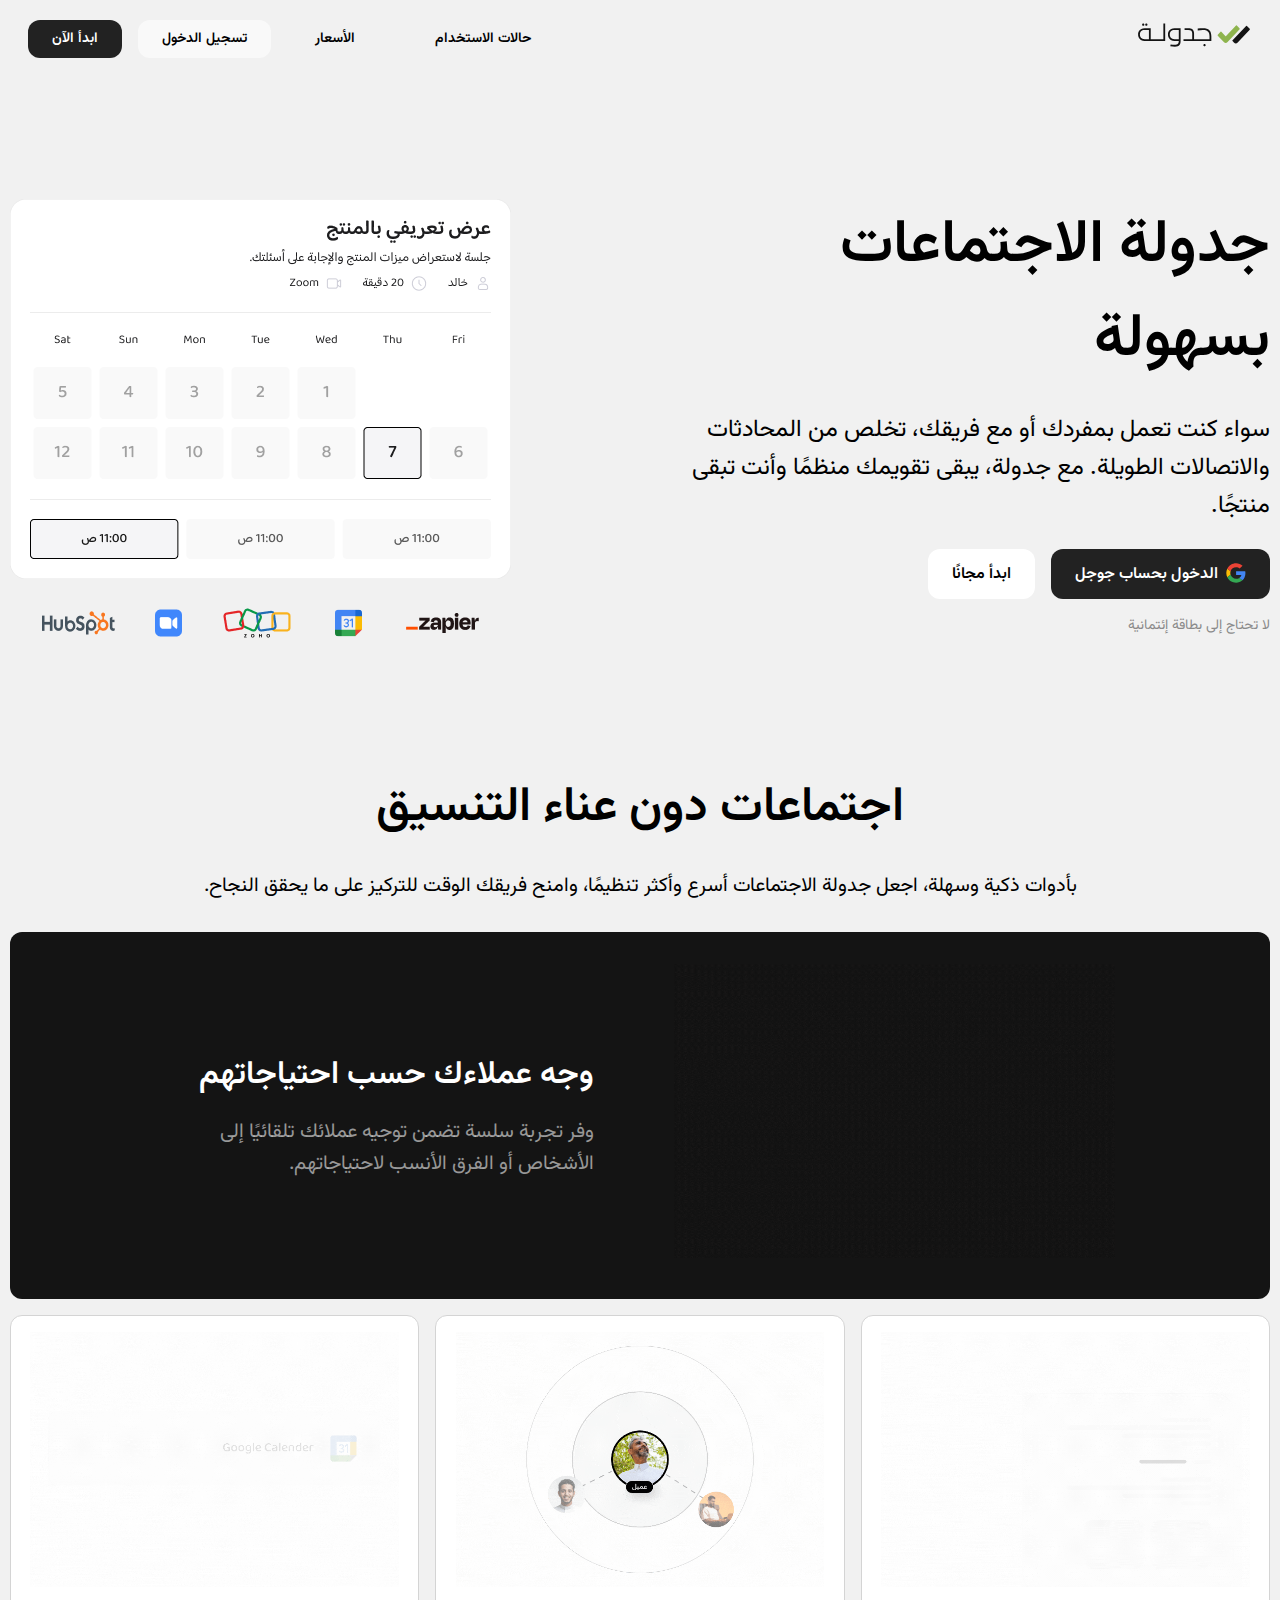
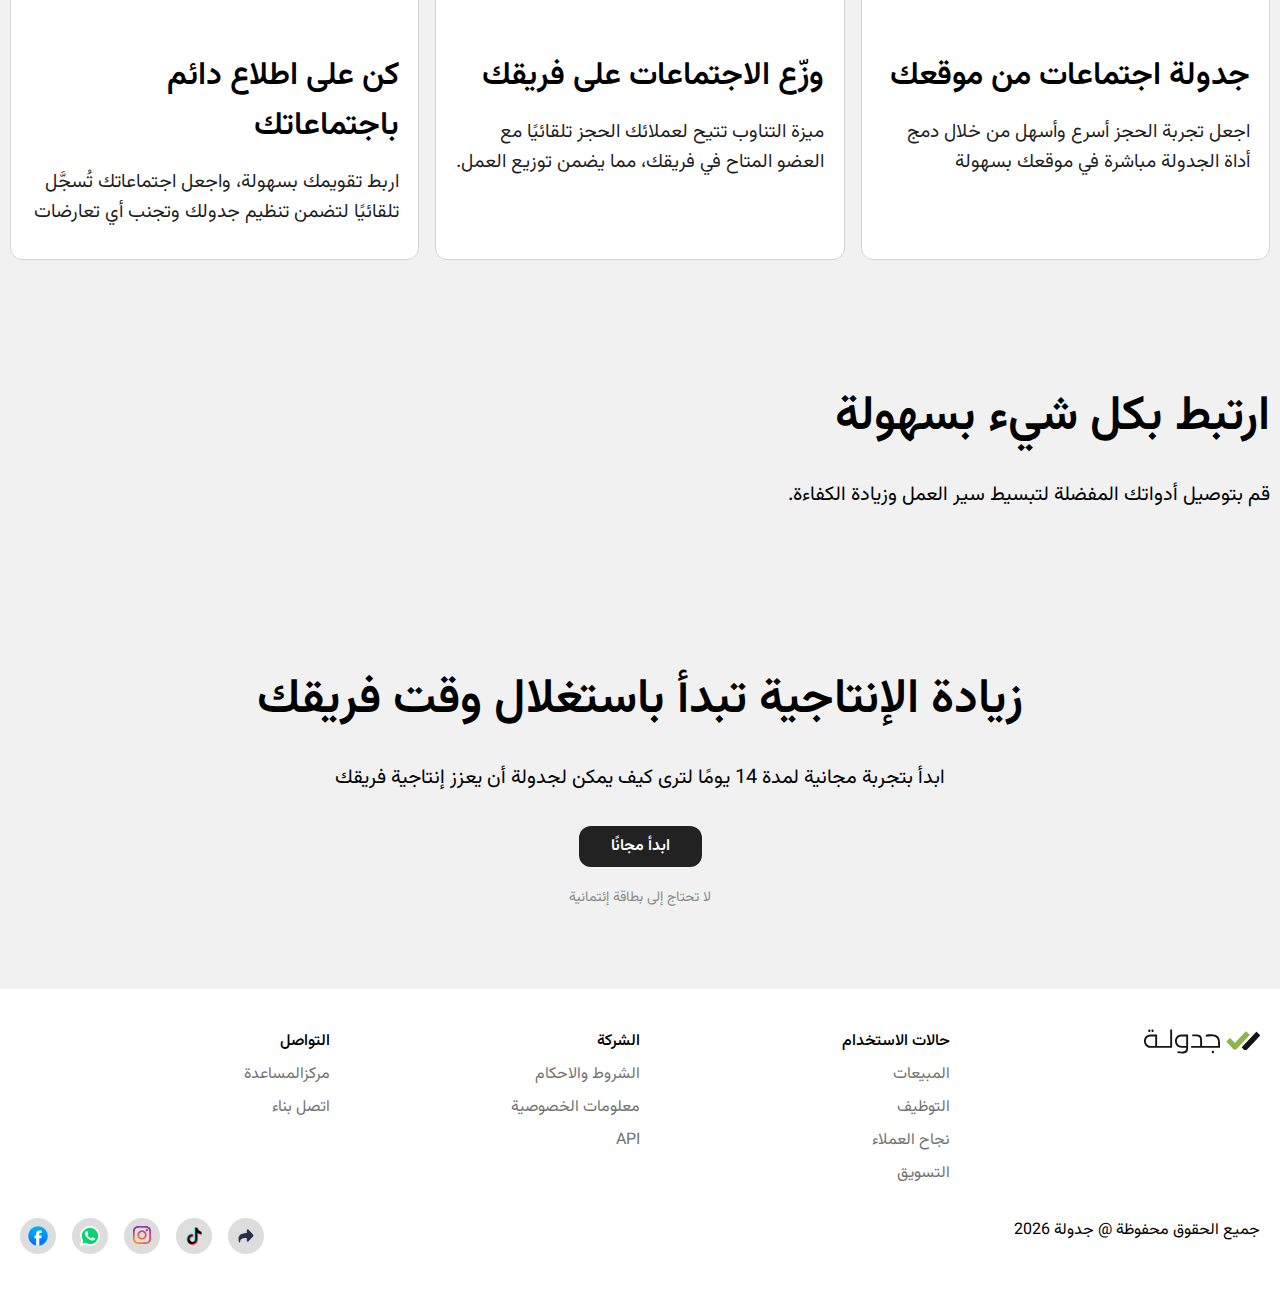
<file: index.html>
<!DOCTYPE html>
<html
	lang="ar"
	dir="rtl">
	<head>
		<meta charset="UTF-8" />
		<meta
			name="viewport"
			content="width=device-width, initial-scale=1.0" />
		<title>برنامج جدولة المواعيد عبر الإنترنت مجانًا | جدولة</title>
		<meta
			name="description"
			content="سواء كنت تعمل بمفردك أو مع فريقك، تخلص من المحادثات والاتصالات الطويلة. مع جدولة، يبقى تقويمك منظمًا وأنت تبقى منتجًا." />
		<meta
			name="viewport"
			content="width=device-width, initial-scale=1.0" />
		<meta
			name="robots"
			content="index, follow" />
		<meta
			property="og:type"
			content="website" />
		<meta
			property="og:title"
			content="جدولة" />
		<meta
			property="og:description"
			content="سواء كنت تعمل بمفردك أو مع فريقك، تخلص من المحادثات والاتصالات الطويلة" />
		<meta
			property="og:image"
			content="" />
		<meta
			property="og:url"
			content="https://example.com/page-url" />
		<meta
			name="twitter:card"
			content="" />
		<meta
			name="twitter:title"
			content="جدولة" />
		<meta
			name="twitter:description"
			content="سواء كنت تعمل بمفردك أو مع فريقك، تخلص من المحادثات والاتصالات الطويلة" />
		<meta
			name="twitter:image"
			content="" />

		<link
			rel="canonical"
			href="https://example.com/page-url" />
		<link
			rel="stylesheet"
			href="https://cdn.jsdelivr.net/npm/swiper@11/swiper-bundle.min.css" />
		<link
			rel="stylesheet"
			href="style.css" />
	</head>

	<body>
		<!-- Start Navbar Section -->
		<nav>
			<div class="navbar container">
				<div>
					<a href="./index.html">
						<svg
							xmlns="http://www.w3.org/2000/svg"
							width="116px"
							height="24.1"
							fill="none"
							viewBox="0 0 117 25">
							<path
								fill="#141414"
								d="m116.323 6.934-12.491 13.199a2.677 2.677 0 0 1-3.934 0l-1.62-1.71a.22.22 0 0 1 0-.297l14.32-15.13a.575.575 0 0 1 .844.002l2.881 3.045a.656.656 0 0 1 0 .891"></path>
							<path
								fill="#8EB44D"
								d="m105.846 6.513-12.494 13.2a2.676 2.676 0 0 1-3.934 0l-6.256-6.61a.65.65 0 0 1 0-.89l2.886-3.046a.574.574 0 0 1 .841 0l4.355 4.602c.078.08.204.08.282 0L102.12 2.576a.574.574 0 0 1 .842 0l2.884 3.045a.66.66 0 0 1 0 .892"></path>
							<path
								fill="#141414"
								d="M62.339 5.82v1.935c8.088-1.401 12.264-.325 12.264 5.91v3.254H58.561v-6.085c0-4.079-2.628-5.29-6.02-5.29h-3.816v1.807h3.817c3.1 0 4.098 1.189 4.098 3.481v6.085h-9.037v1.85h28.9v-5.05c.002-7.09-3.935-9.523-14.164-7.897M26.723 16.92H13.599V5.526H7.34c-5.597 0-6.842 4.187-6.842 6.528s1.245 6.717 6.842 6.717h21.258V.447H26.72V16.92zm-19.38 0c-3.567 0-4.966-2.421-4.966-4.866s1.399-4.677 4.965-4.677h4.382v9.543zM38.338 5.522c-5.597 0-6.842 4.188-6.842 6.528 0 2.341 1.245 6.717 6.842 6.717h4.382c0 3.339-1.564 4.62-8.497 3.455l-.316 1.835c9.031 1.6 10.69-.813 10.69-5.288V5.524h-6.259zm4.382 11.396h-4.382c-3.566 0-4.965-2.42-4.965-4.865s1.399-4.678 4.965-4.678h4.382zM9.047 2.924c.645 0 1.169-.552 1.169-1.232 0-.681-.523-1.233-1.169-1.233-.644 0-1.168.552-1.168 1.233.002.68.524 1.232 1.168 1.232M5.835 2.924c.644 0 1.168-.552 1.168-1.232 0-.681-.522-1.233-1.168-1.233s-1.169.552-1.169 1.233c.002.68.524 1.232 1.169 1.232M69.419 21.776c-.645 0-1.169.552-1.169 1.235 0 .68.522 1.233 1.168 1.233s1.17-.553 1.17-1.233c-.003-.683-.525-1.235-1.17-1.235"></path>
						</svg>
					</a>
				</div>
				<div class="links">
					<ul>
						<li><a href="#">حالات الاستخدام</a></li>
						<li><a href="./pricing.html">الأسعار</a></li>
					</ul>
					<ul>
						<li>
							<a
								href="#"
								class="btn btn-gray btn-sm"
								>تسجيل الدخول</a
							>
						</li>
						<li>
							<a
								href="#"
								class="btn btn-dark btn-sm"
								>ابدأ الآن</a
							>
						</li>
					</ul>
				</div>

				<button class="menu">
					<svg
						width="21"
						height="20"
						viewBox="0 0 21 20"
						fill="none"
						xmlns="http://www.w3.org/2000/svg">
						<path
							d="M2.375 5C2.375 4.655 2.655 4.375 3 4.375H18C18.345 4.375 18.625 4.655 18.625 5C18.625 5.345 18.345 5.625 18 5.625H3C2.655 5.625 2.375 5.345 2.375 5ZM18 9.375H3C2.655 9.375 2.375 9.655 2.375 10C2.375 10.345 2.655 10.625 3 10.625H18C18.345 10.625 18.625 10.345 18.625 10C18.625 9.655 18.345 9.375 18 9.375ZM18 14.375H3C2.655 14.375 2.375 14.655 2.375 15C2.375 15.345 2.655 15.625 3 15.625H18C18.345 15.625 18.625 15.345 18.625 15C18.625 14.655 18.345 14.375 18 14.375Z"
							fill="#25314C" />
					</svg>
				</button>
			</div>
		</nav>
		<!-- End Navbar Section -->
		<!-- Start Hero Section -->
		<div class="hero container spacing">
			<div class="right">
				<h1 class="desktop">جدولة الاجتماعات بسهولة</h1>
				<h1 class="mobile">جدولة مواعيد سهلة</h1>
				<p>
					سواء كنت تعمل بمفردك أو مع فريقك، تخلص من المحادثات والاتصالات
					الطويلة. مع جدولة، يبقى تقويمك منظمًا وأنت تبقى منتجًا.
				</p>
				<div class="right-content">
					<div>
						<button class="btn btn-dark btn-lg">
							<span
								><svg
									width="20"
									height="20"
									viewBox="0 0 20 20"
									fill="none"
									xmlns="http://www.w3.org/2000/svg">
									<g clip-path="url(#clip0_1_295)">
										<path
											fill-rule="evenodd"
											clip-rule="evenodd"
											d="M4.30305 10C4.30305 9.3649 4.40853 8.75601 4.5968 8.1849L1.30145 5.66846C0.65921 6.97246 0.297363 8.44179 0.297363 10C0.297363 11.5569 0.658765 13.0253 1.30012 14.3285L4.59368 11.8071C4.40719 11.2387 4.30305 10.632 4.30305 10Z"
											fill="#FBBC05" />
										<path
											fill-rule="evenodd"
											clip-rule="evenodd"
											d="M10.0891 4.22223C11.4688 4.22223 12.715 4.71112 13.6942 5.51112L16.5427 2.66667C14.8069 1.15556 12.5815 0.222229 10.0891 0.222229C6.2196 0.222229 2.89399 2.43512 1.30151 5.66845L4.59685 8.1849C5.35615 5.88001 7.52056 4.22223 10.0891 4.22223Z"
											fill="#EB4335" />
										<path
											fill-rule="evenodd"
											clip-rule="evenodd"
											d="M10.0891 15.7778C7.52056 15.7778 5.35615 14.12 4.59685 11.8151L1.30151 14.3311C2.89399 17.5649 6.2196 19.7778 10.0891 19.7778C12.4774 19.7778 14.7575 18.9298 16.4688 17.3409L13.3408 14.9227C12.4582 15.4787 11.3469 15.7778 10.0891 15.7778Z"
											fill="#34A853" />
										<path
											fill-rule="evenodd"
											clip-rule="evenodd"
											d="M19.4356 10C19.4356 9.42223 19.3466 8.80001 19.213 8.22223H10.089V12H15.3409C15.0783 13.288 14.3635 14.2782 13.3407 14.9227L16.4687 17.3409C18.2664 15.6725 19.4356 13.1871 19.4356 10Z"
											fill="#4285F4" />
									</g>
									<defs>
										<clipPath id="clip0_1_295">
											<rect
												width="20"
												height="20"
												fill="white" />
										</clipPath>
									</defs>
								</svg>
							</span>
							<p>الدخول بحساب جوجل</p>
						</button>
						<button class="btn btn-white btn-lg">ابدأ مجانًا</button>
					</div>
					<p class="no-need-for-credit">لا تحتاج إلى بطاقة إئتمانية</p>
				</div>
			</div>
			<div>
				<div class="left-content">
					<div>
						<img
							class="desktop"
							src="./assets/images/calendar.png"
							alt="calendar" />
						<img
							class="mobile"
							src="./assets/images/calendar-mobile.png"
							alt="calendar" />
					</div>
					<div class="tools">
						<div>
							<img
								src="./assets/images/hubspot.png"
								alt="hubspot" />
						</div>
						<div>
							<img
								src="./assets/images/zoom.png"
								alt="zoom" />
						</div>
						<div>
							<img
								src="./assets/images/zoho.png"
								alt="zoho" />
						</div>
						<div>
							<img
								src="./assets/images/google-calendar.png"
								alt="google calendar" />
						</div>
						<div>
							<img
								src="./assets/images/zapier.png"
								alt="zapier" />
						</div>
					</div>
				</div>
			</div>
		</div>
		<!-- End Hero Section -->
		<!-- Start Meetings Section -->
		<div class="meetings container spacing">
			<div class="heading">
				<h2>اجتماعات دون عناء التنسيق</h2>
				<p class="desktop">
					بأدوات ذكية وسهلة، اجعل جدولة الاجتماعات أسرع وأكثر تنظيمًا، وامنح
					فريقك الوقت للتركيز على ما يحقق النجاح.
				</p>
				<p class="mobile">
					ابدأ بتجربة مجانية لمدة 14 يومًا لترى كيف يمكن لجدولة أن يعزز إنتاجية
					فريقك
				</p>
			</div>
			<div class="meetings-details">
				<div class="main">
					<div>
						<img
							style="width: 100%"
							src="./assets/images/animate 1.gif"
							alt="" />
					</div>
					<div>
						<p>وجه عملاءك حسب احتياجاتهم</p>
						<p>
							وفر تجربة سلسة تضمن توجيه عملائك تلقائيًا إلى الأشخاص أو الفرق
							الأنسب لاحتياجاتهم.
						</p>
					</div>
				</div>
				<div class="sub">
					<div class="sub-detail">
						<div>
							<img
								src="./assets/images/animate 4.gif"
								alt="" />
						</div>
						<div>
							<p>جدولة اجتماعات من موقعك</p>
							<p>
								اجعل تجربة الحجز أسرع وأسهل من خلال دمج أداة الجدولة مباشرة في
								موقعك بسهولة
							</p>
						</div>
					</div>
					<div class="sub-detail">
						<div>
							<img
								src="./assets/images/animate 3.gif"
								alt="" />
						</div>
						<div>
							<p>وزّع الاجتماعات على فريقك</p>
							<p>
								ميزة التناوب تتيح لعملائك الحجز تلقائيًا مع العضو المتاح في
								فريقك، مما يضمن توزيع العمل.
							</p>
						</div>
					</div>
					<div class="sub-detail">
						<div>
							<img
								src="./assets/images/animate 2.gif"
								alt="" />
						</div>
						<div>
							<p>كن على اطلاع دائم باجتماعاتك</p>
							<p>
								اربط تقويمك بسهولة، واجعل اجتماعاتك تُسجَّل تلقائيًا لتضمن تنظيم
								جدولك وتجنب أي تعارضات
							</p>
						</div>
					</div>
				</div>
			</div>
		</div>
		<!-- End Meetings Section -->
		<!-- Start features Section -->
		<div class="container spacing">
			<div>
				<div class="heading">
					<h2>ارتبط بكل شيء بسهولة</h2>
					<p class="desktop">
						قم بتوصيل أدواتك المفضلة لتبسيط سير العمل وزيادة الكفاءة.
					</p>
					<p class="mobile">
						ابدأ بتجربة مجانية لمدة 14 يومًا لترى كيف يمكن لجدولة أن يعزز
						إنتاجية فريقك
					</p>
				</div>
			</div>
			<div class="swiper">
				<div class="swiper-wrapper"></div>

				<div class="arrows">
					<div
						class="swiper-button-next"
						style="width: 50px">
						<svg
							width="15"
							height="15"
							viewBox="0 0 15 15"
							fill="none"
							xmlns="http://www.w3.org/2000/svg">
							<path
								d="M6.69197 12.3168C6.81384 12.195 6.87507 12.0349 6.87507 11.8749C6.87507 11.7149 6.81384 11.5549 6.69197 11.433L3.38386 8.12493L13.1251 8.12493C13.4701 8.12493 13.7501 7.84556 13.7501 7.49993C13.7501 7.15431 13.4701 6.87493 13.1251 6.87493L3.38386 6.87493L6.69197 3.56683C6.93634 3.32245 6.93634 2.92741 6.69197 2.68304C6.44759 2.43866 6.05255 2.43866 5.80818 2.68304L1.43379 7.05743C1.37566 7.11555 1.33001 7.18426 1.29814 7.26113C1.23501 7.41363 1.23501 7.58623 1.29814 7.73873C1.33001 7.81561 1.37566 7.88431 1.43379 7.94244L5.80818 12.3168C6.05255 12.5612 6.44759 12.5612 6.69197 12.3168Z"
								fill="black" />
						</svg>
					</div>
					<div
						class="swiper-button-prev"
						style="width: 50px">
						<svg
							width="15"
							height="15"
							viewBox="0 0 15 15"
							fill="none"
							xmlns="http://www.w3.org/2000/svg">
							<path
								d="M6.69197 12.3168C6.81384 12.195 6.87507 12.0349 6.87507 11.8749C6.87507 11.7149 6.81384 11.5549 6.69197 11.433L3.38386 8.12493L13.1251 8.12493C13.4701 8.12493 13.7501 7.84556 13.7501 7.49993C13.7501 7.15431 13.4701 6.87493 13.1251 6.87493L3.38386 6.87493L6.69197 3.56683C6.93634 3.32245 6.93634 2.92741 6.69197 2.68304C6.44759 2.43866 6.05255 2.43866 5.80818 2.68304L1.43379 7.05743C1.37566 7.11555 1.33001 7.18426 1.29814 7.26113C1.23501 7.41363 1.23501 7.58623 1.29814 7.73873C1.33001 7.81561 1.37566 7.88431 1.43379 7.94244L5.80818 12.3168C6.05255 12.5612 6.44759 12.5612 6.69197 12.3168Z"
								fill="black" />
						</svg>
					</div>
				</div>
			</div>
		</div>
		<!-- End features Section -->
		<!-- Start Try Now Section -->
		<div class="trynow container spacing">
			<div class="trynow-content">
				<div class="heading">
					<h2>زيادة الإنتاجية تبدأ باستغلال وقت فريقك</h2>
					<p>
						ابدأ بتجربة مجانية لمدة 14 يومًا لترى كيف يمكن لجدولة أن يعزز
						إنتاجية فريقك
					</p>
				</div>
				<div>
					<button class="btn btn-lg btn-dark start-now">ابدأ مجانًا</button>
					<p class="no-need-for-credit">لا تحتاج إلى بطاقة إئتمانية</p>
				</div>
			</div>
		</div>
		<!-- End Try Now Section -->
		<!-- Start Footer Section -->
		<!-- Start Footer -->
		<footer>
			<div class="container">
				<div>
					<span
						><svg
							width="116"
							height="25"
							viewBox="0 0 116 25"
							fill="none"
							xmlns="http://www.w3.org/2000/svg">
							<path
								d="M115.824 6.93525L103.334 20.1338C102.247 21.282 100.485 21.282 99.4004 20.1338L97.7797 18.4235C97.7037 18.3412 97.7037 18.2087 97.7797 18.1264L112.1 2.99675C112.332 2.75185 112.71 2.75186 112.944 2.99876L115.824 6.04395C116.058 6.29086 116.058 6.68834 115.824 6.93525Z"
								fill="#141414" />
							<path
								d="M105.348 6.51311L92.8529 19.7137C91.7661 20.8619 90.0066 20.8619 88.9198 19.7137L82.663 13.1034C82.4292 12.8585 82.4292 12.459 82.663 12.2141L85.5491 9.16687C85.7809 8.92197 86.159 8.92197 86.3908 9.16687L90.7458 13.7698C90.8237 13.8501 90.9491 13.8501 91.027 13.7698L101.622 2.57661C101.854 2.33171 102.232 2.33171 102.463 2.57661L105.348 5.62182C105.579 5.86672 105.579 6.2662 105.348 6.51311Z"
								fill="#8EB44D" />
							<path
								d="M61.8382 5.82057V7.75569C69.9267 6.35454 74.1031 7.43051 74.1031 13.6655V16.9194H58.0609V10.835C58.0609 6.75601 55.4331 5.54556 52.0415 5.54556H48.2243V7.35221H52.0415C55.1424 7.35221 56.1399 8.54057 56.1399 10.833V16.9174H47.1033V18.7682H76.0031V13.7176C76.005 6.62753 72.0681 4.19459 61.8382 5.82057Z"
								fill="#141414" />
							<path
								d="M26.2231 16.9203H13.0994V5.52636H6.84063C1.24307 5.52636 -0.00146484 9.71377 -0.00146484 12.0544C-0.00146484 14.395 1.24307 18.7711 6.84063 18.7711H28.0984V0.447659H26.2212V16.9203H26.2231ZM6.84254 16.9203C3.27613 16.9203 1.87767 14.4994 1.87767 12.0544C1.87767 9.60938 3.27613 7.37716 6.84254 7.37716H11.2241V16.9203H6.84254Z"
								fill="#141414" />
							<path
								d="M37.8394 5.52304C32.2419 5.52304 30.9973 9.71045 30.9973 12.0511C30.9973 14.3917 32.2419 18.7678 37.8394 18.7678H42.221C42.221 22.1061 40.6572 23.3868 33.7239 22.2225L33.4085 24.0572C42.4395 25.6571 44.0982 23.2442 44.0982 18.7698V5.52505H37.8394V5.52304ZM42.221 16.919H37.8394C34.273 16.919 32.8746 14.4981 32.8746 12.0531C32.8746 9.60808 34.273 7.37585 37.8394 7.37585H42.221V16.919Z"
								fill="#141414" />
							<path
								d="M8.54791 2.92445C9.19203 2.92445 9.71642 2.37242 9.71642 1.69192C9.71642 1.01141 9.19393 0.459377 8.54791 0.459377C7.90379 0.459377 7.37939 1.01141 7.37939 1.69192C7.38129 2.37242 7.90379 2.92445 8.54791 2.92445Z"
								fill="#141414" />
							<path
								d="M5.3358 2.92445C5.97992 2.92445 6.50431 2.37242 6.50431 1.69192C6.50431 1.01141 5.98182 0.459377 5.3358 0.459377C4.69168 0.459377 4.16724 1.01141 4.16724 1.69192C4.16914 2.37242 4.69168 2.92445 5.3358 2.92445Z"
								fill="#141414" />
							<path
								d="M68.9191 21.777C68.275 21.777 67.7506 22.329 67.7506 23.0115C67.7506 23.692 68.2731 24.2441 68.9191 24.2441C69.5632 24.2441 70.0877 23.692 70.0877 23.0115C70.0858 22.329 69.5632 21.777 68.9191 21.777Z"
								fill="#141414" />
						</svg>
					</span>
				</div>
				<div class="footer-links">
					<p>حالات الاستخدام</p>
					<ul>
						<li><a href="#">المبيعات</a></li>
						<li><a href="#">التوظيف</a></li>
						<li><a href="#">نجاح العملاء</a></li>
						<li><a href="#">التسويق</a></li>
					</ul>
				</div>
				<div class="footer-links">
					<p>الشركة</p>
					<ul>
						<li><a href="#">الشروط والاحكام</a></li>
						<li><a href="#">معلومات الخصوصية</a></li>
						<li><a href="#">API</a></li>
					</ul>
				</div>
				<div class="footer-links">
					<p>التواصل</p>
					<ul>
						<li><a href="#">مركزالمساعدة</a></li>
						<li><a href="#">اتصل بناء</a></li>
					</ul>
				</div>
			</div>
			<div class="credits container">
				<p>جميع الحقوق محفوظة @ جدولة <span id="year"></span></p>
				<ul class="social-media">
					<li>
						<a href="#">
							<svg
								width="20"
								height="20"
								viewBox="0 0 20 20"
								fill="none"
								xmlns="http://www.w3.org/2000/svg">
								<g id="arrow-share">
									<path
										id="arrow-share_2"
										d="M10.8333 4.1591C10.8333 3.41326 11.745 3.0508 12.2575 3.5933L17.1975 8.81831C17.6008 9.24498 17.6008 9.91162 17.1975 10.3383L12.2575 15.5633C11.745 16.105 10.8333 15.7425 10.8333 14.9975V12.0766C4.53083 12.0766 4.11335 14.135 4.14001 16.2742C4.14501 16.6825 3.60417 16.8175 3.40251 16.4634C2.88917 15.5625 2.5 14.3333 2.5 12.9091C2.5 7.49659 8.33333 7.08085 10.8333 7.08085V4.1591Z"
										fill="#25314C" />
								</g>
							</svg>
						</a>
					</li>
					<li>
						<a href="#"
							><svg
								width="16"
								height="20"
								viewBox="0 0 16 20"
								fill="none"
								xmlns="http://www.w3.org/2000/svg">
								<g
									id="tiktok-icon-2 (1) 1"
									clip-path="url(#clip0_1_328)">
									<g id="Group">
										<path
											id="Vector"
											d="M6.55254 8.11364V7.41456C6.31331 7.37614 6.07168 7.35509 5.8295 7.35158C3.48479 7.3465 1.40896 8.88777 0.704841 11.1564C0.00072369 13.4249 0.831853 15.8945 2.75642 17.2528C2.05068 16.4867 1.57863 15.5297 1.39726 14.4974C1.21589 13.4651 1.33294 12.4016 1.7343 11.4353C2.13566 10.469 2.80416 9.64119 3.65911 9.05179C4.51406 8.46239 5.51892 8.13659 6.55239 8.11372L6.55254 8.11364Z"
											fill="#25F4EE" />
										<path
											id="Vector_2"
											d="M6.68416 16.0305C7.9951 16.0287 9.07267 14.9811 9.13007 13.6526V1.79752H11.2652C11.2216 1.54979 11.2008 1.2985 11.2031 1.04688L8.28268 1.04688V12.8906C8.23411 14.2258 7.15396 15.2835 5.83676 15.2856C5.44313 15.2822 5.05593 15.184 4.70703 14.9991C4.93316 15.3169 5.23012 15.576 5.57371 15.7552C5.91731 15.9345 6.2978 16.0288 6.68416 16.0305ZM15.2532 5.81983V5.16089C14.4674 5.16121 13.6991 4.92601 13.0446 4.48482C13.6183 5.16137 14.3936 5.62999 15.2532 5.81983Z"
											fill="#25F4EE" />
									</g>
									<path
										id="Vector_3"
										d="M13.0432 4.48216C12.3984 3.73747 12.043 2.78016 12.0433 1.78906H11.2638C11.3644 2.33703 11.5742 2.85843 11.8801 3.32146C12.186 3.78448 12.5818 4.17942 13.0432 4.48216ZM5.8297 10.3094C5.28294 10.3123 4.7528 10.5004 4.32357 10.844C3.89434 11.1875 3.59065 11.6668 3.46078 12.2055C3.33091 12.7443 3.38233 13.3116 3.60685 13.8173C3.83137 14.323 4.2161 14.7381 4.69989 14.9965C4.43538 14.626 4.27698 14.1886 4.24219 13.7325C4.2074 13.2765 4.29758 12.8196 4.50275 12.4122C4.70793 12.0049 5.02011 11.663 5.40482 11.4244C5.78953 11.1858 6.23179 11.0597 6.68273 11.06C6.92788 11.0633 7.17132 11.102 7.4057 11.175V8.16072C7.16634 8.12433 6.92475 8.10518 6.68273 8.10345H6.55275V10.3954C6.31712 10.3313 6.07355 10.3023 5.8297 10.3094Z"
										fill="#FE2C55" />
									<path
										id="Vector_4"
										d="M15.2491 5.81641V8.1084C13.7944 8.10553 12.3774 7.63844 11.1989 6.77331V12.7954C11.1927 15.8004 8.78939 18.2331 5.82698 18.2331C4.72676 18.2351 3.65303 17.8908 2.75391 17.2476C3.48708 18.0475 4.44075 18.6049 5.49069 18.8472C6.54062 19.0895 7.63816 19.0055 8.64035 18.6061C9.64253 18.2066 10.5029 17.5103 11.1094 16.6078C11.7159 15.7053 12.0404 14.6385 12.0406 13.5462V7.54117C13.2231 8.4006 14.6417 8.86159 16.0964 8.85904V5.90788C15.8116 5.90702 15.5277 5.87636 15.2491 5.81641Z"
										fill="#FE2C55" />
									<path
										id="Vector_5"
										d="M11.2001 12.7962V6.77407C12.3822 7.63428 13.8011 8.09535 15.2559 8.09194V5.80003C14.3965 5.61592 13.6193 5.15339 13.0416 4.48216C12.5803 4.17942 12.1845 3.78448 11.8786 3.32146C11.5726 2.85843 11.3629 2.33703 11.2622 1.78906H9.12712V13.6501C9.10633 14.1664 8.92751 14.6633 8.6155 15.0718C8.30349 15.4802 7.8738 15.7799 7.38613 15.9293C6.89846 16.0786 6.37704 16.0701 5.89434 15.9051C5.41164 15.74 4.99162 15.4264 4.69266 15.0081C4.20879 14.7497 3.82397 14.3346 3.5994 13.8289C3.37482 13.3231 3.32338 12.7558 3.45325 12.217C3.58313 11.6782 3.88686 11.1989 4.31615 10.8553C4.74545 10.5117 5.27566 10.3236 5.82247 10.3209C6.06771 10.3231 6.31131 10.3617 6.54552 10.4355V8.14351C5.50649 8.16138 4.49503 8.48552 3.63448 9.07641C2.77392 9.6673 2.10145 10.4994 1.69904 11.4713C1.29664 12.4431 1.1817 13.5128 1.36823 14.5497C1.55476 15.5867 2.03471 16.5462 2.74955 17.3113C3.65751 17.9333 4.73276 18.2555 5.82818 18.2339C8.79059 18.2339 11.1939 15.8011 11.2001 12.7962Z"
										fill="black" />
								</g>
								<defs>
									<clipPath id="clip0_1_328">
										<rect
											width="16"
											height="20"
											fill="white" />
									</clipPath>
								</defs>
							</svg>
						</a>
					</li>
					<li>
						<a href="#"
							><svg
								width="18"
								height="18"
								viewBox="0 0 18 18"
								fill="none"
								xmlns="http://www.w3.org/2000/svg">
								<g
									id="instagram-2016-5 (2) 1"
									clip-path="url(#clip0_1_323)">
									<path
										id="Vector"
										d="M6.00048 8.99999C6.00048 7.3432 7.34321 5.99975 9 5.99975C10.6568 5.99975 12.0002 7.3432 12.0002 8.99999C12.0002 10.6568 10.6568 12.0002 9 12.0002C7.34321 12.0002 6.00048 10.6568 6.00048 8.99999ZM4.37861 8.99999C4.37861 11.5524 6.4476 13.6214 9 13.6214C11.5524 13.6214 13.6214 11.5524 13.6214 8.99999C13.6214 6.44759 11.5524 4.3786 9 4.3786C6.4476 4.3786 4.37861 6.44759 4.37861 8.99999ZM12.7243 4.19536C12.7243 4.40897 12.7875 4.6178 12.9061 4.79545C13.0247 4.9731 13.1933 5.1116 13.3906 5.19342C13.588 5.27524 13.8051 5.29671 14.0146 5.25513C14.2241 5.21354 14.4166 5.11075 14.5677 4.95977C14.7188 4.80879 14.8218 4.6164 14.8635 4.40692C14.9053 4.19743 14.884 3.98027 14.8023 3.7829C14.7206 3.58552 14.5823 3.41679 14.4047 3.29805C14.2272 3.17931 14.0184 3.11588 13.8048 3.1158H13.8043C13.518 3.11593 13.2435 3.2297 13.041 3.43212C12.8385 3.63453 12.7246 3.90905 12.7243 4.19536ZM5.364 16.3258C4.48654 16.2858 4.00961 16.1396 3.69266 16.0162C3.27247 15.8526 2.97266 15.6577 2.65745 15.343C2.34223 15.0282 2.14711 14.7287 1.98425 14.3085C1.8607 13.9917 1.71454 13.5146 1.67465 12.6371C1.63102 11.6885 1.6223 11.4035 1.6223 9.00006C1.6223 6.59663 1.63174 6.31245 1.67465 5.36299C1.71461 4.48552 1.86185 4.00939 1.98425 3.69165C2.14783 3.27146 2.34266 2.97165 2.65745 2.65644C2.97223 2.34122 3.27175 2.1461 3.69266 1.98324C4.00946 1.85969 4.48654 1.71353 5.364 1.67364C6.31267 1.63001 6.59765 1.62129 9 1.62129C11.4024 1.62129 11.6876 1.63073 12.6371 1.67364C13.5145 1.7136 13.9907 1.86084 14.3084 1.98324C14.7286 2.1461 15.0284 2.34165 15.3436 2.65644C15.6588 2.97122 15.8533 3.27146 16.0168 3.69165C16.1404 4.00845 16.2865 4.48552 16.3264 5.36299C16.3701 6.31245 16.3788 6.59663 16.3788 9.00006C16.3788 11.4035 16.3701 11.6877 16.3264 12.6371C16.2865 13.5146 16.1396 13.9915 16.0168 14.3085C15.8533 14.7287 15.6584 15.0285 15.3436 15.343C15.0289 15.6575 14.7286 15.8526 14.3084 16.0162C13.9916 16.1397 13.5145 16.2859 12.6371 16.3258C11.6884 16.3694 11.4034 16.3781 9 16.3781C6.59657 16.3781 6.31238 16.3694 5.364 16.3258ZM5.28948 0.0545039C4.33138 0.0981359 3.67668 0.250056 3.10493 0.472535C2.5128 0.702287 2.01154 1.01052 1.51063 1.51063C1.00973 2.01074 0.702288 2.5128 0.472536 3.10492C0.250056 3.67704 0.098136 4.33137 0.054504 5.28947C0.010152 6.24909 0 6.55588 0 8.99999C0 11.4441 0.010152 11.7509 0.054504 12.7105C0.098136 13.6687 0.250056 14.3229 0.472536 14.8951C0.702288 15.4868 1.0098 15.9895 1.51063 16.4893C2.01146 16.9892 2.5128 17.297 3.10493 17.5274C3.67776 17.7499 4.33138 17.9018 5.28948 17.9455C6.2496 17.9891 6.55589 18 9 18C11.4441 18 11.7509 17.9898 12.7105 17.9455C13.6687 17.9018 14.323 17.7499 14.8951 17.5274C15.4868 17.297 15.9885 16.9895 16.4894 16.4893C16.9903 15.9892 17.2971 15.4868 17.5275 14.8951C17.7499 14.3229 17.9026 13.6686 17.9455 12.7105C17.9891 11.7502 17.9993 11.4441 17.9993 8.99999C17.9993 6.55588 17.9891 6.24909 17.9455 5.28947C17.9019 4.3313 17.7499 3.67668 17.5275 3.10492C17.2971 2.51316 16.9895 2.01153 16.4894 1.51063C15.9893 1.00973 15.4868 0.702287 14.8958 0.472535C14.323 0.250056 13.6686 0.0974159 12.7112 0.0545039C11.7516 0.010872 11.4448 0 9.00072 0C6.55661 0 6.2496 0.010152 5.28948 0.0545039Z"
										fill="url(#paint0_radial_1_323)" />
									<path
										id="Vector_2"
										d="M6.00048 8.99999C6.00048 7.3432 7.34321 5.99975 9 5.99975C10.6568 5.99975 12.0002 7.3432 12.0002 8.99999C12.0002 10.6568 10.6568 12.0002 9 12.0002C7.34321 12.0002 6.00048 10.6568 6.00048 8.99999ZM4.37861 8.99999C4.37861 11.5524 6.4476 13.6214 9 13.6214C11.5524 13.6214 13.6214 11.5524 13.6214 8.99999C13.6214 6.44759 11.5524 4.3786 9 4.3786C6.4476 4.3786 4.37861 6.44759 4.37861 8.99999ZM12.7243 4.19536C12.7243 4.40897 12.7875 4.6178 12.9061 4.79545C13.0247 4.9731 13.1933 5.1116 13.3906 5.19342C13.588 5.27524 13.8051 5.29671 14.0146 5.25513C14.2241 5.21354 14.4166 5.11075 14.5677 4.95977C14.7188 4.80879 14.8218 4.6164 14.8635 4.40692C14.9053 4.19743 14.884 3.98027 14.8023 3.7829C14.7206 3.58552 14.5823 3.41679 14.4047 3.29805C14.2272 3.17931 14.0184 3.11588 13.8048 3.1158H13.8043C13.518 3.11593 13.2435 3.2297 13.041 3.43212C12.8385 3.63453 12.7246 3.90905 12.7243 4.19536ZM5.364 16.3258C4.48654 16.2858 4.00961 16.1396 3.69266 16.0162C3.27247 15.8526 2.97266 15.6577 2.65745 15.343C2.34223 15.0282 2.14711 14.7287 1.98425 14.3085C1.8607 13.9917 1.71454 13.5146 1.67465 12.6371C1.63102 11.6885 1.6223 11.4035 1.6223 9.00006C1.6223 6.59663 1.63174 6.31245 1.67465 5.36299C1.71461 4.48552 1.86185 4.00939 1.98425 3.69165C2.14783 3.27146 2.34266 2.97165 2.65745 2.65644C2.97223 2.34122 3.27175 2.1461 3.69266 1.98324C4.00946 1.85969 4.48654 1.71353 5.364 1.67364C6.31267 1.63001 6.59765 1.62129 9 1.62129C11.4024 1.62129 11.6876 1.63073 12.6371 1.67364C13.5145 1.7136 13.9907 1.86084 14.3084 1.98324C14.7286 2.1461 15.0284 2.34165 15.3436 2.65644C15.6588 2.97122 15.8533 3.27146 16.0168 3.69165C16.1404 4.00845 16.2865 4.48552 16.3264 5.36299C16.3701 6.31245 16.3788 6.59663 16.3788 9.00006C16.3788 11.4035 16.3701 11.6877 16.3264 12.6371C16.2865 13.5146 16.1396 13.9915 16.0168 14.3085C15.8533 14.7287 15.6584 15.0285 15.3436 15.343C15.0289 15.6575 14.7286 15.8526 14.3084 16.0162C13.9916 16.1397 13.5145 16.2859 12.6371 16.3258C11.6884 16.3694 11.4034 16.3781 9 16.3781C6.59657 16.3781 6.31238 16.3694 5.364 16.3258ZM5.28948 0.0545039C4.33138 0.0981359 3.67668 0.250056 3.10493 0.472535C2.5128 0.702287 2.01154 1.01052 1.51063 1.51063C1.00973 2.01074 0.702288 2.5128 0.472536 3.10492C0.250056 3.67704 0.098136 4.33137 0.054504 5.28947C0.010152 6.24909 0 6.55588 0 8.99999C0 11.4441 0.010152 11.7509 0.054504 12.7105C0.098136 13.6687 0.250056 14.3229 0.472536 14.8951C0.702288 15.4868 1.0098 15.9895 1.51063 16.4893C2.01146 16.9892 2.5128 17.297 3.10493 17.5274C3.67776 17.7499 4.33138 17.9018 5.28948 17.9455C6.2496 17.9891 6.55589 18 9 18C11.4441 18 11.7509 17.9898 12.7105 17.9455C13.6687 17.9018 14.323 17.7499 14.8951 17.5274C15.4868 17.297 15.9885 16.9895 16.4894 16.4893C16.9903 15.9892 17.2971 15.4868 17.5275 14.8951C17.7499 14.3229 17.9026 13.6686 17.9455 12.7105C17.9891 11.7502 17.9993 11.4441 17.9993 8.99999C17.9993 6.55588 17.9891 6.24909 17.9455 5.28947C17.9019 4.3313 17.7499 3.67668 17.5275 3.10492C17.2971 2.51316 16.9895 2.01153 16.4894 1.51063C15.9893 1.00973 15.4868 0.702287 14.8958 0.472535C14.323 0.250056 13.6686 0.0974159 12.7112 0.0545039C11.7516 0.010872 11.4448 0 9.00072 0C6.55661 0 6.2496 0.010152 5.28948 0.0545039Z"
										fill="url(#paint1_radial_1_323)" />
								</g>
								<defs>
									<radialGradient
										id="paint0_radial_1_323"
										cx="0"
										cy="0"
										r="1"
										gradientUnits="userSpaceOnUse"
										gradientTransform="translate(2.39141 18.085) scale(23.4975 23.4975)">
										<stop
											offset="0.09"
											stop-color="#FA8F21" />
										<stop
											offset="0.78"
											stop-color="#D82D7E" />
									</radialGradient>
									<radialGradient
										id="paint1_radial_1_323"
										cx="0"
										cy="0"
										r="1"
										gradientUnits="userSpaceOnUse"
										gradientTransform="translate(10.9162 18.8914) scale(18.5193 18.5192)">
										<stop
											offset="0.64"
											stop-color="#8C3AAA"
											stop-opacity="0" />
										<stop
											offset="1"
											stop-color="#8C3AAA" />
									</radialGradient>
									<clipPath id="clip0_1_323">
										<rect
											width="18"
											height="18"
											fill="white" />
									</clipPath>
								</defs>
							</svg>
						</a>
					</li>
					<li>
						<a href="#"
							><svg
								width="20"
								height="20"
								viewBox="0 0 20 20"
								fill="none"
								xmlns="http://www.w3.org/2000/svg">
								<g
									id="whatsapp-3 1"
									clip-path="url(#clip0_1_318)">
									<path
										id="Vector"
										d="M5.26165 17.3048L5.58823 17.467C6.91988 18.254 8.44228 18.6653 9.99166 18.6567C14.7614 18.6459 18.6804 14.7431 18.6804 10.0041C18.6804 7.71389 17.7649 5.51449 16.1369 3.8932C14.511 2.25516 12.2897 1.33203 9.97479 1.33203C5.22681 1.33203 1.32031 5.21382 1.32031 9.93058C1.32031 9.9679 1.32031 10.0047 1.32086 10.042C1.33516 11.6456 1.78661 13.2155 2.6272 14.5846L2.84491 14.9091L1.97403 18.0997L5.26165 17.3048Z"
										fill="#0BD371" />
									<path
										id="Vector_2"
										d="M17.1076 2.9204C15.2542 1.04169 12.7117 -0.0122928 10.0642 0.000108206H10.0473C4.59505 0.000125147 0.108328 4.45787 0.108328 9.87494C0.108328 9.90035 0.108873 9.92524 0.108873 9.95067C0.12941 11.673 0.57817 13.3635 1.41522 14.8718L0 20.0093L5.27434 18.6573C6.73138 19.4521 8.36945 19.8618 10.0316 19.8471C15.504 19.8173 19.9902 15.3342 19.9869 9.89657C20 7.28402 18.9631 4.77152 17.1076 2.9204ZM10.0642 18.1706C8.59087 18.1783 7.14346 17.7856 5.87851 17.035L5.55192 16.8727L2.41128 17.6839L3.22773 14.6014L3.01002 14.277C2.20128 12.9796 1.77282 11.4837 1.7728 9.95768C1.7728 5.45725 5.50023 1.7539 10.03 1.7539C14.5597 1.7539 18.2871 5.45725 18.2871 9.95768C18.2871 12.7914 16.8093 15.4316 14.386 16.9268C13.1044 17.7425 11.6135 18.1743 10.0915 18.1706M14.8759 12.1679L14.2772 11.8975C14.2772 11.8975 13.4063 11.5189 12.862 11.2486C12.8075 11.2486 12.7531 11.1945 12.6987 11.1945C12.5645 11.1978 12.4333 11.235 12.3177 11.3026C12.2017 11.3702 12.2632 11.3567 11.5012 12.222C11.4495 12.3231 11.3434 12.3864 11.2291 12.3842H11.1746C11.0928 12.3706 11.017 12.3329 10.9569 12.2761L10.6847 12.1679C10.1008 11.9223 9.5661 11.5742 9.10624 11.1404C8.99739 11.0322 8.8341 10.9241 8.72523 10.8159C8.32228 10.4324 7.9743 9.99568 7.69106 9.51802L7.63661 9.40987C7.58933 9.34376 7.55261 9.27079 7.52776 9.19355C7.51352 9.09987 7.53278 9.0042 7.58219 8.92317C7.63172 8.84203 7.79991 8.65275 7.9632 8.49052C8.1265 8.32829 8.1265 8.22014 8.23536 8.11197C8.29131 8.03477 8.32997 7.94657 8.34875 7.85328C8.36752 7.76 8.36598 7.66381 8.34421 7.57117C8.09055 6.87142 7.79985 6.18546 7.47333 5.51619C7.38581 5.38095 7.24945 5.28418 7.09232 5.24579H6.49357C6.38472 5.24579 6.27586 5.29986 6.16699 5.29986L6.11256 5.35394C6.0037 5.40801 5.89485 5.51618 5.78597 5.57026C5.67712 5.62434 5.62269 5.78658 5.51383 5.89474C5.13331 6.37248 4.92277 6.96198 4.91509 7.57117C4.92112 7.99969 5.01366 8.42266 5.18723 8.815L5.24167 8.97723C5.73041 10.0154 6.41394 10.9515 7.25562 11.7353L7.47333 11.9516C7.63176 12.082 7.77755 12.2268 7.90877 12.3842C9.03657 13.3592 10.3761 14.0623 11.8223 14.4392C11.9856 14.4933 12.2034 14.4933 12.3666 14.5474H12.911C13.1954 14.5334 13.4737 14.4597 13.7274 14.331C13.8608 14.271 13.9881 14.1986 14.1084 14.1147L14.2173 14.0066C14.3262 13.8984 14.435 13.8443 14.5439 13.7362C14.6503 13.642 14.742 13.5327 14.816 13.4117C14.9205 13.1694 14.994 12.9153 15.0338 12.6546V12.2761C14.9848 12.2324 14.9298 12.196 14.8705 12.1679"
										fill="white" />
								</g>
								<defs>
									<clipPath id="clip0_1_318">
										<rect
											width="20"
											height="20"
											fill="white" />
									</clipPath>
								</defs>
							</svg>
						</a>
					</li>
					<li>
						<a href="#"
							><svg
								width="20"
								height="20"
								viewBox="0 0 20 20"
								fill="none"
								xmlns="http://www.w3.org/2000/svg">
								<g
									id="facebook-2020-2-1 (1) 1"
									clip-path="url(#clip0_1_313)">
									<path
										id="Vector"
										fill-rule="evenodd"
										clip-rule="evenodd"
										d="M10.0005 0.292969C15.3619 0.292969 19.7081 4.6392 19.7081 10.0005C19.7081 15.3619 15.3619 19.7081 10.0005 19.7081C4.6392 19.7081 0.292969 15.3619 0.292969 10.0005C0.292969 4.6392 4.6392 0.292969 10.0005 0.292969Z"
										fill="url(#paint0_linear_1_313)" />
									<path
										id="Vector_2"
										d="M11.2596 19.6274V12.1291H13.3736L13.6538 9.49008H11.2596L11.2632 8.16912C11.2632 7.48079 11.3286 7.11215 12.3173 7.11215H13.6389V4.47266H11.5246C8.9848 4.47266 8.09101 5.75281 8.09101 7.90596V9.49028H6.50781V12.1296H8.09101V19.5211C8.70779 19.644 9.34544 19.7089 9.99831 19.7089C10.4201 19.7089 10.8414 19.6817 11.2596 19.6274Z"
										fill="white" />
								</g>
								<defs>
									<linearGradient
										id="paint0_linear_1_313"
										x1="10.0005"
										y1="0.116087"
										x2="10.0005"
										y2="20.536"
										gradientUnits="userSpaceOnUse">
										<stop stop-color="#00B2FF" />
										<stop
											offset="1"
											stop-color="#006AFF" />
									</linearGradient>
									<clipPath id="clip0_1_313">
										<rect
											width="20"
											height="20"
											fill="white" />
									</clipPath>
								</defs>
							</svg>
						</a>
					</li>
				</ul>
			</div>
		</footer>
		<!-- End Footer Section -->
		<script src="https://cdn.jsdelivr.net/npm/swiper@11/swiper-bundle.min.js"></script>
		<script
			src="./script.js"
			type="module"></script>
		<script>
			var swiper = new Swiper('.swiper', {
				slidesPerView: 1,
				breakpoints: {
					320: {
						slidesPerView: 1.1,
						// width: 300,
					},

					480: {
						slidesPerView: 2,
					},

					640: {
						slidesPerView: 2,
						width: 900,
					},
					992: {
						slidesPerView: 3,
						// width: 1400,
					},
				},
				centeredSlides: false,
				spaceBetween: 15,

				navigation: {
					nextEl: '.swiper-button-next',
					prevEl: '.swiper-button-prev',
				},
			});

			var appendNumber = 4;
			var prependNumber = 1;
		</script>
	</body>
</html>
</file>
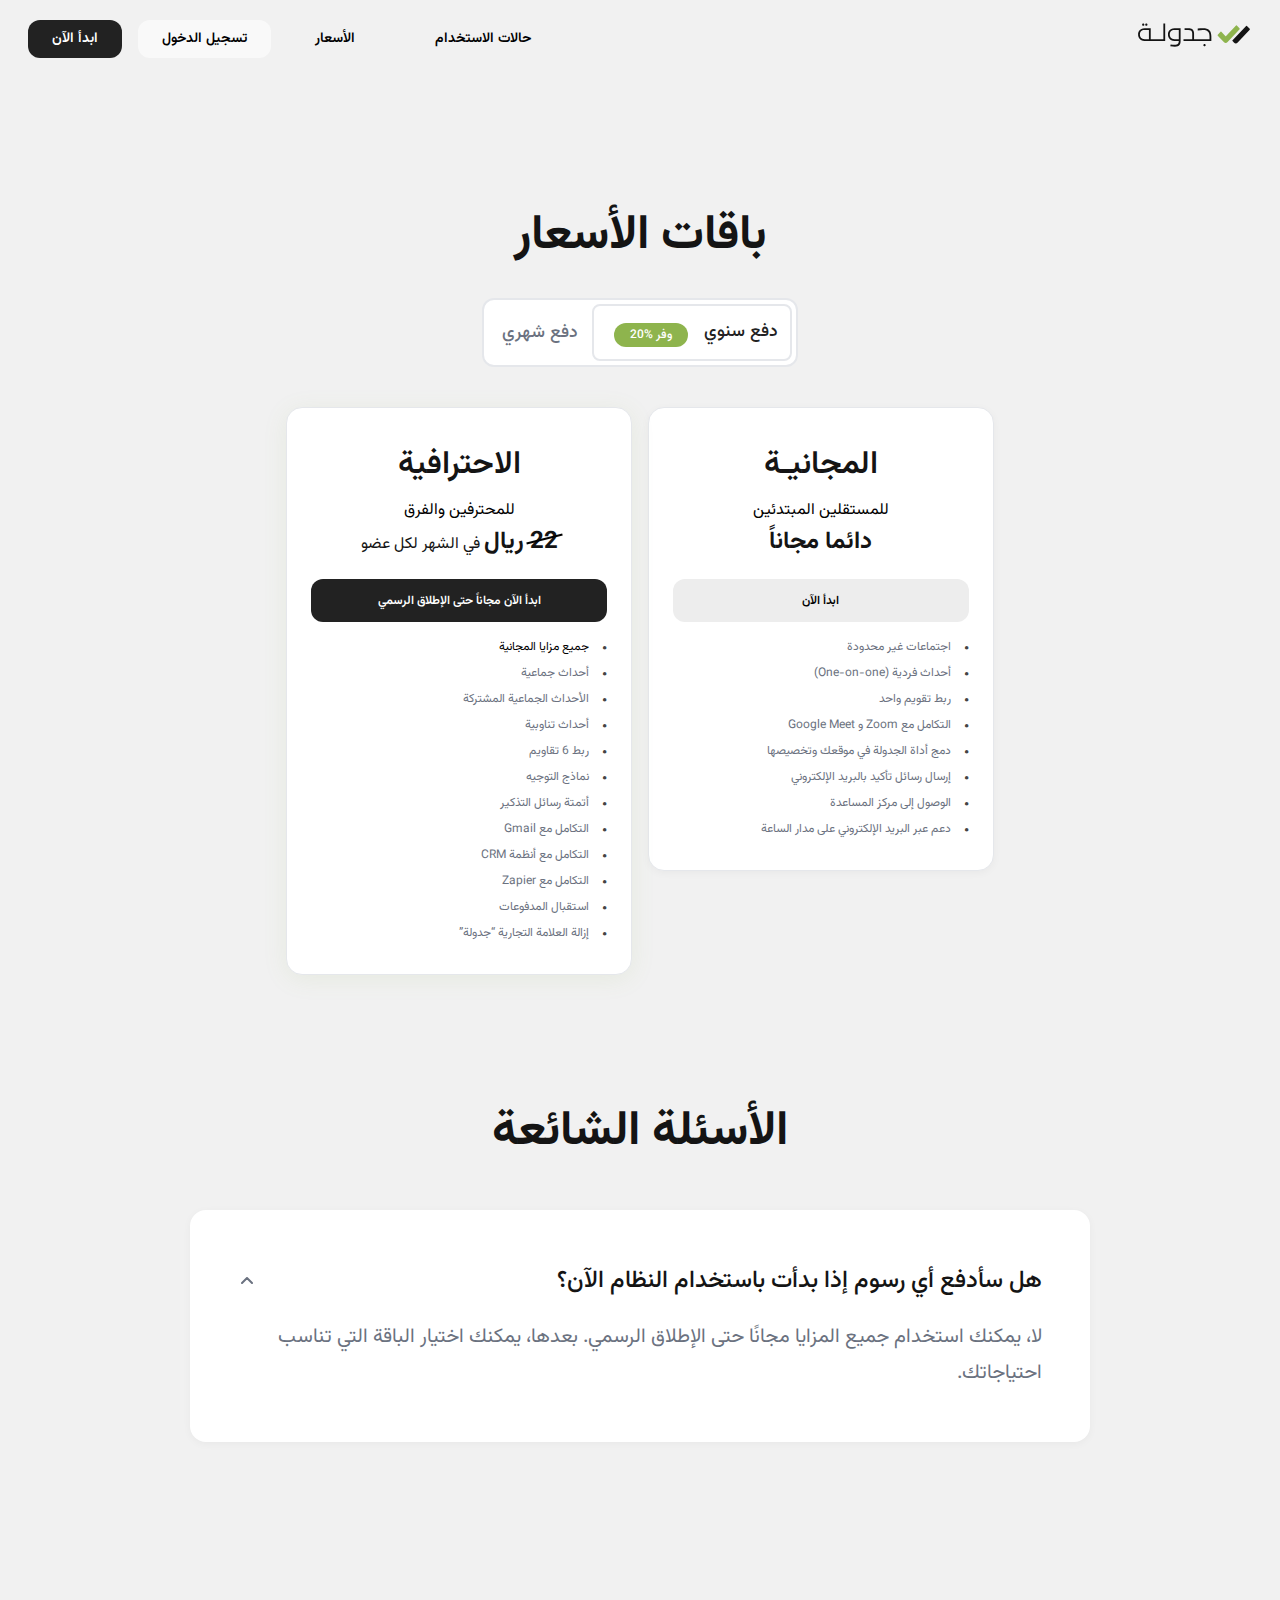
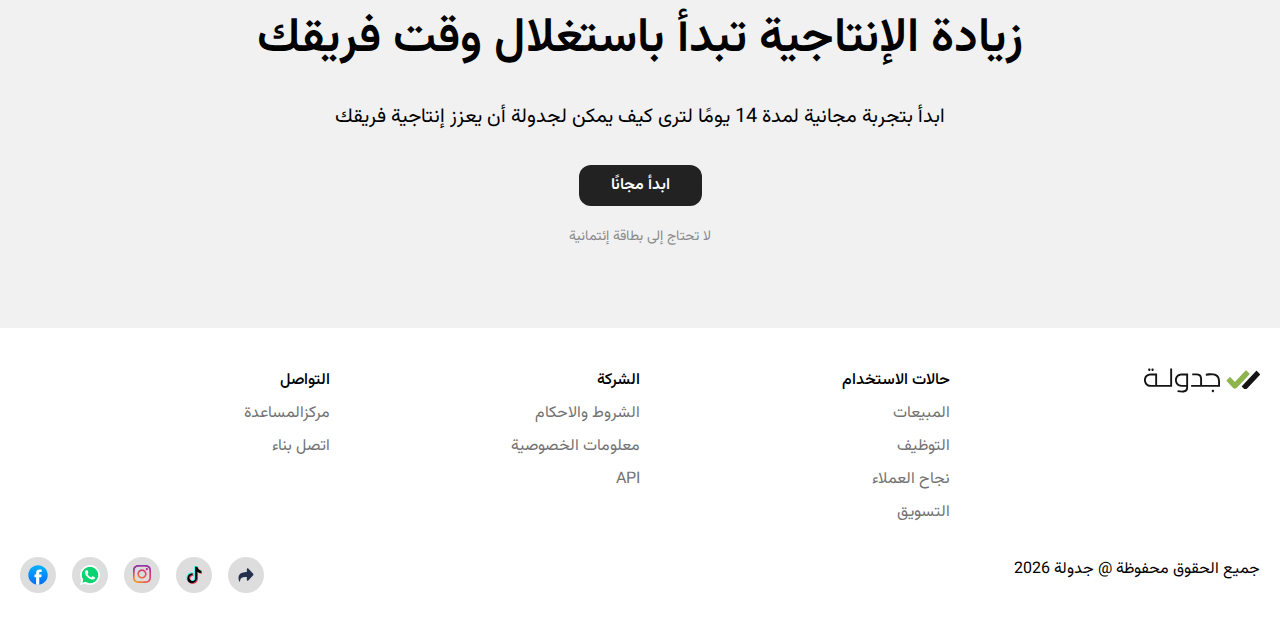
<file: pricing.html>
<!DOCTYPE html>
<html
	lang="ar"
	dir="rtl">
	<head>
		<meta charset="UTF-8" />
		<meta
			name="viewport"
			content="width=device-width, initial-scale=1.0" />
		<title>الأسعار</title>
		<link
			rel="stylesheet"
			href="./style.css" />

		<script src="../script.js"></script>
	</head>
	<body>
		<!-- Start Navbar Section -->
		<nav>
			<div class="navbar container">
				<div>
					<a href="./index.html">
						<svg
							xmlns="http://www.w3.org/2000/svg"
							width="116px"
							height="24.1"
							fill="none"
							viewBox="0 0 117 25">
							<path
								fill="#141414"
								d="m116.323 6.934-12.491 13.199a2.677 2.677 0 0 1-3.934 0l-1.62-1.71a.22.22 0 0 1 0-.297l14.32-15.13a.575.575 0 0 1 .844.002l2.881 3.045a.656.656 0 0 1 0 .891"></path>
							<path
								fill="#8EB44D"
								d="m105.846 6.513-12.494 13.2a2.676 2.676 0 0 1-3.934 0l-6.256-6.61a.65.65 0 0 1 0-.89l2.886-3.046a.574.574 0 0 1 .841 0l4.355 4.602c.078.08.204.08.282 0L102.12 2.576a.574.574 0 0 1 .842 0l2.884 3.045a.66.66 0 0 1 0 .892"></path>
							<path
								fill="#141414"
								d="M62.339 5.82v1.935c8.088-1.401 12.264-.325 12.264 5.91v3.254H58.561v-6.085c0-4.079-2.628-5.29-6.02-5.29h-3.816v1.807h3.817c3.1 0 4.098 1.189 4.098 3.481v6.085h-9.037v1.85h28.9v-5.05c.002-7.09-3.935-9.523-14.164-7.897M26.723 16.92H13.599V5.526H7.34c-5.597 0-6.842 4.187-6.842 6.528s1.245 6.717 6.842 6.717h21.258V.447H26.72V16.92zm-19.38 0c-3.567 0-4.966-2.421-4.966-4.866s1.399-4.677 4.965-4.677h4.382v9.543zM38.338 5.522c-5.597 0-6.842 4.188-6.842 6.528 0 2.341 1.245 6.717 6.842 6.717h4.382c0 3.339-1.564 4.62-8.497 3.455l-.316 1.835c9.031 1.6 10.69-.813 10.69-5.288V5.524h-6.259zm4.382 11.396h-4.382c-3.566 0-4.965-2.42-4.965-4.865s1.399-4.678 4.965-4.678h4.382zM9.047 2.924c.645 0 1.169-.552 1.169-1.232 0-.681-.523-1.233-1.169-1.233-.644 0-1.168.552-1.168 1.233.002.68.524 1.232 1.168 1.232M5.835 2.924c.644 0 1.168-.552 1.168-1.232 0-.681-.522-1.233-1.168-1.233s-1.169.552-1.169 1.233c.002.68.524 1.232 1.169 1.232M69.419 21.776c-.645 0-1.169.552-1.169 1.235 0 .68.522 1.233 1.168 1.233s1.17-.553 1.17-1.233c-.003-.683-.525-1.235-1.17-1.235"></path>
						</svg>
					</a>
				</div>
				<div class="links">
					<ul>
						<li><a href="#">حالات الاستخدام</a></li>
						<li><a href="./pricing.html">الأسعار</a></li>
					</ul>
					<ul>
						<li>
							<a
								href="#"
								class="btn btn-gray btn-sm"
								>تسجيل الدخول</a
							>
						</li>
						<li>
							<a
								href="#"
								class="btn btn-dark btn-sm"
								>ابدأ الآن</a
							>
						</li>
					</ul>
				</div>

				<button class="menu">
					<svg
						width="21"
						height="20"
						viewBox="0 0 21 20"
						fill="none"
						xmlns="http://www.w3.org/2000/svg">
						<path
							d="M2.375 5C2.375 4.655 2.655 4.375 3 4.375H18C18.345 4.375 18.625 4.655 18.625 5C18.625 5.345 18.345 5.625 18 5.625H3C2.655 5.625 2.375 5.345 2.375 5ZM18 9.375H3C2.655 9.375 2.375 9.655 2.375 10C2.375 10.345 2.655 10.625 3 10.625H18C18.345 10.625 18.625 10.345 18.625 10C18.625 9.655 18.345 9.375 18 9.375ZM18 14.375H3C2.655 14.375 2.375 14.655 2.375 15C2.375 15.345 2.655 15.625 3 15.625H18C18.345 15.625 18.625 15.345 18.625 15C18.625 14.655 18.345 14.375 18 14.375Z"
							fill="#25314C" />
					</svg>
				</button>
			</div>
		</nav>
		<!-- End Navbar Section -->
		<div class="content main-content-rtl">
			<h1 class="section-title">باقات الأسعار</h1>
			<div class="pricing-toggle-switch toggle-switch-restore">
				<button
					class="toggle-btn active"
					id="btn2">
					<p>دفع سنوي</p>

					<span class="discount-badge">وفر %20</span>
				</button>
				<button
					class="toggle-btn"
					id="btn1">
					<p>دفع شهري</p>
				</button>
			</div>
			<div class="pricing-cards new-pricing-cards">
				<div class="pricing-card">
					<h2 class="plan-title">المجانيـة</h2>
					<div class="plan-desc">للمستقلين المبتدئين</div>
					<div class="plan-price"><span>دائما مجاناً</span></div>
					<button
						class="btn btn-dark-gray btn-lg"
						style="width: 100%"
						onclick="selectPlan(this)">
						ابدأ الآن
					</button>
					<ul class="plan-features">
						<li>اجتماعات غير محدودة</li>
						<li>أحداث فردية (One-on-one)</li>
						<li>ربط تقويم واحد</li>
						<li>التكامل مع Zoom و Google Meet</li>
						<li>دمج أداة الجدولة في موقعك وتخصيصها</li>
						<li>إرسال رسائل تأكيد بالبريد الإلكتروني</li>
						<li>الوصول إلى مركز المساعدة</li>
						<li>دعم عبر البريد الإلكتروني على مدار الساعة</li>
					</ul>
				</div>

				<div class="pricing-card featured">
					<h2 class="plan-title">الاحترافية</h2>
					<div class="plan-desc">للمحترفين والفرق</div>
					<div class="plan-price">
						<span class="price">
							<span class="line"></span>
							22 ريال</span
						>
						في الشهر لكل عضو
					</div>
					<button
						class="btn btn-dark btn-lg"
						onclick="selectPlan(this)">
						ابدأ الآن مجاناً حتى الإطلاق الرسمي
					</button>
					<ul class="plan-features">
						<li style="color: black">جميع مزايا المجانية</li>
						<li>أحداث جماعية</li>
						<li>الأحداث الجماعية المشتركة</li>
						<li>أحداث تناوبية</li>
						<li>ربط 6 تقاويم</li>
						<li>نماذج التوجيه</li>
						<li>أتمتة رسائل التذكير</li>
						<li>التكامل مع Gmail</li>
						<li>التكامل مع أنظمة CRM</li>
						<li>التكامل مع Zapier</li>
						<li>استقبال المدفوعات</li>
						<li>إزالة العلامة التجارية “جدولة”</li>
					</ul>
				</div>

				<!-- <div class="pricing-card">
					<h2 class="plan-title">الفرق</h2>
					<div class="plan-desc">للشركات الكبيرة</div>
					<div class="plan-price"><span>39 ريال</span> في الشهر لكل عضو</div>
					<button
						class=""
						onclick="selectPlan(this)">
						ابدأ الآن مجاناً حتى الإطلاق الرسمي
					</button>
					<ul class="plan-features">
						<li style="color: black">جميع مزايا الأساسية</li>
						<li>جدولة الأحداث كفريق</li>
						<li>نماذج التوجيه</li>
						<li>أحداث تناوبية (Round-robin events)</li>
						<li>إزالة العلامة التجارية "جدولة"</li>
						<li>API & Webhooks</li>
					</ul>
				</div> -->
			</div>
			<h2 class="section-title">الأسئلة الشائعة</h2>
			<div class="faq-section">
				<div class="faq-list">
					<div class="faq-item open">
						<button class="faq-question">
							هل سأدفع أي رسوم إذا بدأت باستخدام النظام الآن؟
							<span class="faq-arrow"
								><svg
									width="18"
									height="18"
									viewBox="0 0 18 18">
									<polyline
										points="4 7 9 12 14 7"
										fill="none"
										stroke="#6B7280"
										stroke-width="2"
										stroke-linecap="round"
										stroke-linejoin="round" /></svg
							></span>
						</button>
						<div class="faq-answer">
							لا، يمكنك استخدام جميع المزايا مجانًا حتى الإطلاق الرسمي. بعدها،
							يمكنك اختيار الباقة التي تناسب احتياجاتك.
						</div>
					</div>
					<!-- <div class="faq-item">
						<button class="faq-question">
							هل يمكنني الإلغاء في أي وقت؟
							<span class="faq-arrow"
								><svg
									width="18"
									height="18"
									viewBox="0 0 18 18">
									<polyline
										points="4 7 9 12 14 7"
										fill="none"
										stroke="#6B7280"
										stroke-width="2"
										stroke-linecap="round"
										stroke-linejoin="round" /></svg
							></span>
						</button>
						<div class="faq-answer">
							نعم، يمكنك الإلغاء في أي وقت دون أي التزامات.
						</div>
					</div>
					<div class="faq-item">
						<button class="faq-question">
							نحن منظمة غير ربحية، هل يوجد أسعار خاصة؟
							<span class="faq-arrow"
								><svg
									width="18"
									height="18"
									viewBox="0 0 18 18">
									<polyline
										points="4 7 9 12 14 7"
										fill="none"
										stroke="#6B7280"
										stroke-width="2"
										stroke-linecap="round"
										stroke-linejoin="round" /></svg
							></span>
						</button>
						<div class="faq-answer">
							نعم، لدينا أسعار خاصة للمنظمات غير الربحية والشركات الكبيرة.
						</div>
					</div>
					<div class="faq-item">
						<button class="faq-question">
							هل الباقات تشمل الدعم؟
							<span class="faq-arrow"
								><svg
									width="18"
									height="18"
									viewBox="0 0 18 18">
									<polyline
										points="4 7 9 12 14 7"
										fill="none"
										stroke="#6B7280"
										stroke-width="2"
										stroke-linecap="round"
										stroke-linejoin="round" /></svg
							></span>
						</button>
						<div class="faq-answer">
							جميع الباقات تشمل دعم فني أساسي، والباقات المدفوعة تشمل دعم متقدم.
						</div>
					</div>
					<div class="faq-item">
						<button class="faq-question">
							هل الباقات تشمل الدعم؟
							<span class="faq-arrow"
								><svg
									width="18"
									height="18"
									viewBox="0 0 18 18">
									<polyline
										points="4 7 9 12 14 7"
										fill="none"
										stroke="#6B7280"
										stroke-width="2"
										stroke-linecap="round"
										stroke-linejoin="round" /></svg
							></span>
						</button>
						<div class="faq-answer">نعم، جميع الباقات تشمل الدعم الفني.</div>
					</div> -->
				</div>
			</div>
			<!-- Start Try Now Section -->
			<div class="trynow container spacing">
				<div class="trynow-content">
					<div class="heading">
						<h2>زيادة الإنتاجية تبدأ باستغلال وقت فريقك</h2>
						<p>
							ابدأ بتجربة مجانية لمدة 14 يومًا لترى كيف يمكن لجدولة أن يعزز
							إنتاجية فريقك
						</p>
					</div>
					<div>
						<button class="btn btn-lg btn-dark start-now">ابدأ مجانًا</button>
						<p class="no-need-for-credit">لا تحتاج إلى بطاقة إئتمانية</p>
					</div>
				</div>
			</div>
			<!-- End Try Now Section -->
		</div>

		<!-- Start Footer -->
		<footer>
			<div class="container">
				<div>
					<span
						><svg
							width="116"
							height="25"
							viewBox="0 0 116 25"
							fill="none"
							xmlns="http://www.w3.org/2000/svg">
							<path
								d="M115.824 6.93525L103.334 20.1338C102.247 21.282 100.485 21.282 99.4004 20.1338L97.7797 18.4235C97.7037 18.3412 97.7037 18.2087 97.7797 18.1264L112.1 2.99675C112.332 2.75185 112.71 2.75186 112.944 2.99876L115.824 6.04395C116.058 6.29086 116.058 6.68834 115.824 6.93525Z"
								fill="#141414" />
							<path
								d="M105.348 6.51311L92.8529 19.7137C91.7661 20.8619 90.0066 20.8619 88.9198 19.7137L82.663 13.1034C82.4292 12.8585 82.4292 12.459 82.663 12.2141L85.5491 9.16687C85.7809 8.92197 86.159 8.92197 86.3908 9.16687L90.7458 13.7698C90.8237 13.8501 90.9491 13.8501 91.027 13.7698L101.622 2.57661C101.854 2.33171 102.232 2.33171 102.463 2.57661L105.348 5.62182C105.579 5.86672 105.579 6.2662 105.348 6.51311Z"
								fill="#8EB44D" />
							<path
								d="M61.8382 5.82057V7.75569C69.9267 6.35454 74.1031 7.43051 74.1031 13.6655V16.9194H58.0609V10.835C58.0609 6.75601 55.4331 5.54556 52.0415 5.54556H48.2243V7.35221H52.0415C55.1424 7.35221 56.1399 8.54057 56.1399 10.833V16.9174H47.1033V18.7682H76.0031V13.7176C76.005 6.62753 72.0681 4.19459 61.8382 5.82057Z"
								fill="#141414" />
							<path
								d="M26.2231 16.9203H13.0994V5.52636H6.84063C1.24307 5.52636 -0.00146484 9.71377 -0.00146484 12.0544C-0.00146484 14.395 1.24307 18.7711 6.84063 18.7711H28.0984V0.447659H26.2212V16.9203H26.2231ZM6.84254 16.9203C3.27613 16.9203 1.87767 14.4994 1.87767 12.0544C1.87767 9.60938 3.27613 7.37716 6.84254 7.37716H11.2241V16.9203H6.84254Z"
								fill="#141414" />
							<path
								d="M37.8394 5.52304C32.2419 5.52304 30.9973 9.71045 30.9973 12.0511C30.9973 14.3917 32.2419 18.7678 37.8394 18.7678H42.221C42.221 22.1061 40.6572 23.3868 33.7239 22.2225L33.4085 24.0572C42.4395 25.6571 44.0982 23.2442 44.0982 18.7698V5.52505H37.8394V5.52304ZM42.221 16.919H37.8394C34.273 16.919 32.8746 14.4981 32.8746 12.0531C32.8746 9.60808 34.273 7.37585 37.8394 7.37585H42.221V16.919Z"
								fill="#141414" />
							<path
								d="M8.54791 2.92445C9.19203 2.92445 9.71642 2.37242 9.71642 1.69192C9.71642 1.01141 9.19393 0.459377 8.54791 0.459377C7.90379 0.459377 7.37939 1.01141 7.37939 1.69192C7.38129 2.37242 7.90379 2.92445 8.54791 2.92445Z"
								fill="#141414" />
							<path
								d="M5.3358 2.92445C5.97992 2.92445 6.50431 2.37242 6.50431 1.69192C6.50431 1.01141 5.98182 0.459377 5.3358 0.459377C4.69168 0.459377 4.16724 1.01141 4.16724 1.69192C4.16914 2.37242 4.69168 2.92445 5.3358 2.92445Z"
								fill="#141414" />
							<path
								d="M68.9191 21.777C68.275 21.777 67.7506 22.329 67.7506 23.0115C67.7506 23.692 68.2731 24.2441 68.9191 24.2441C69.5632 24.2441 70.0877 23.692 70.0877 23.0115C70.0858 22.329 69.5632 21.777 68.9191 21.777Z"
								fill="#141414" />
						</svg>
					</span>
				</div>
				<div class="footer-links">
					<p>حالات الاستخدام</p>
					<ul>
						<li><a href="#">المبيعات</a></li>
						<li><a href="#">التوظيف</a></li>
						<li><a href="#">نجاح العملاء</a></li>
						<li><a href="#">التسويق</a></li>
					</ul>
				</div>
				<div class="footer-links">
					<p>الشركة</p>
					<ul>
						<li><a href="#">الشروط والاحكام</a></li>
						<li><a href="#">معلومات الخصوصية</a></li>
						<li><a href="#">API</a></li>
					</ul>
				</div>
				<div class="footer-links">
					<p>التواصل</p>
					<ul>
						<li><a href="#">مركزالمساعدة</a></li>
						<li><a href="#">اتصل بناء</a></li>
					</ul>
				</div>
			</div>
			<div class="credits container">
				<p>جميع الحقوق محفوظة @ جدولة <span id="year"></span></p>
				<ul class="social-media">
					<li>
						<a href="#">
							<svg
								width="20"
								height="20"
								viewBox="0 0 20 20"
								fill="none"
								xmlns="http://www.w3.org/2000/svg">
								<g id="arrow-share">
									<path
										id="arrow-share_2"
										d="M10.8333 4.1591C10.8333 3.41326 11.745 3.0508 12.2575 3.5933L17.1975 8.81831C17.6008 9.24498 17.6008 9.91162 17.1975 10.3383L12.2575 15.5633C11.745 16.105 10.8333 15.7425 10.8333 14.9975V12.0766C4.53083 12.0766 4.11335 14.135 4.14001 16.2742C4.14501 16.6825 3.60417 16.8175 3.40251 16.4634C2.88917 15.5625 2.5 14.3333 2.5 12.9091C2.5 7.49659 8.33333 7.08085 10.8333 7.08085V4.1591Z"
										fill="#25314C" />
								</g>
							</svg>
						</a>
					</li>
					<li>
						<a href="#"
							><svg
								width="16"
								height="20"
								viewBox="0 0 16 20"
								fill="none"
								xmlns="http://www.w3.org/2000/svg">
								<g
									id="tiktok-icon-2 (1) 1"
									clip-path="url(#clip0_1_328)">
									<g id="Group">
										<path
											id="Vector"
											d="M6.55254 8.11364V7.41456C6.31331 7.37614 6.07168 7.35509 5.8295 7.35158C3.48479 7.3465 1.40896 8.88777 0.704841 11.1564C0.00072369 13.4249 0.831853 15.8945 2.75642 17.2528C2.05068 16.4867 1.57863 15.5297 1.39726 14.4974C1.21589 13.4651 1.33294 12.4016 1.7343 11.4353C2.13566 10.469 2.80416 9.64119 3.65911 9.05179C4.51406 8.46239 5.51892 8.13659 6.55239 8.11372L6.55254 8.11364Z"
											fill="#25F4EE" />
										<path
											id="Vector_2"
											d="M6.68416 16.0305C7.9951 16.0287 9.07267 14.9811 9.13007 13.6526V1.79752H11.2652C11.2216 1.54979 11.2008 1.2985 11.2031 1.04688L8.28268 1.04688V12.8906C8.23411 14.2258 7.15396 15.2835 5.83676 15.2856C5.44313 15.2822 5.05593 15.184 4.70703 14.9991C4.93316 15.3169 5.23012 15.576 5.57371 15.7552C5.91731 15.9345 6.2978 16.0288 6.68416 16.0305ZM15.2532 5.81983V5.16089C14.4674 5.16121 13.6991 4.92601 13.0446 4.48482C13.6183 5.16137 14.3936 5.62999 15.2532 5.81983Z"
											fill="#25F4EE" />
									</g>
									<path
										id="Vector_3"
										d="M13.0432 4.48216C12.3984 3.73747 12.043 2.78016 12.0433 1.78906H11.2638C11.3644 2.33703 11.5742 2.85843 11.8801 3.32146C12.186 3.78448 12.5818 4.17942 13.0432 4.48216ZM5.8297 10.3094C5.28294 10.3123 4.7528 10.5004 4.32357 10.844C3.89434 11.1875 3.59065 11.6668 3.46078 12.2055C3.33091 12.7443 3.38233 13.3116 3.60685 13.8173C3.83137 14.323 4.2161 14.7381 4.69989 14.9965C4.43538 14.626 4.27698 14.1886 4.24219 13.7325C4.2074 13.2765 4.29758 12.8196 4.50275 12.4122C4.70793 12.0049 5.02011 11.663 5.40482 11.4244C5.78953 11.1858 6.23179 11.0597 6.68273 11.06C6.92788 11.0633 7.17132 11.102 7.4057 11.175V8.16072C7.16634 8.12433 6.92475 8.10518 6.68273 8.10345H6.55275V10.3954C6.31712 10.3313 6.07355 10.3023 5.8297 10.3094Z"
										fill="#FE2C55" />
									<path
										id="Vector_4"
										d="M15.2491 5.81641V8.1084C13.7944 8.10553 12.3774 7.63844 11.1989 6.77331V12.7954C11.1927 15.8004 8.78939 18.2331 5.82698 18.2331C4.72676 18.2351 3.65303 17.8908 2.75391 17.2476C3.48708 18.0475 4.44075 18.6049 5.49069 18.8472C6.54062 19.0895 7.63816 19.0055 8.64035 18.6061C9.64253 18.2066 10.5029 17.5103 11.1094 16.6078C11.7159 15.7053 12.0404 14.6385 12.0406 13.5462V7.54117C13.2231 8.4006 14.6417 8.86159 16.0964 8.85904V5.90788C15.8116 5.90702 15.5277 5.87636 15.2491 5.81641Z"
										fill="#FE2C55" />
									<path
										id="Vector_5"
										d="M11.2001 12.7962V6.77407C12.3822 7.63428 13.8011 8.09535 15.2559 8.09194V5.80003C14.3965 5.61592 13.6193 5.15339 13.0416 4.48216C12.5803 4.17942 12.1845 3.78448 11.8786 3.32146C11.5726 2.85843 11.3629 2.33703 11.2622 1.78906H9.12712V13.6501C9.10633 14.1664 8.92751 14.6633 8.6155 15.0718C8.30349 15.4802 7.8738 15.7799 7.38613 15.9293C6.89846 16.0786 6.37704 16.0701 5.89434 15.9051C5.41164 15.74 4.99162 15.4264 4.69266 15.0081C4.20879 14.7497 3.82397 14.3346 3.5994 13.8289C3.37482 13.3231 3.32338 12.7558 3.45325 12.217C3.58313 11.6782 3.88686 11.1989 4.31615 10.8553C4.74545 10.5117 5.27566 10.3236 5.82247 10.3209C6.06771 10.3231 6.31131 10.3617 6.54552 10.4355V8.14351C5.50649 8.16138 4.49503 8.48552 3.63448 9.07641C2.77392 9.6673 2.10145 10.4994 1.69904 11.4713C1.29664 12.4431 1.1817 13.5128 1.36823 14.5497C1.55476 15.5867 2.03471 16.5462 2.74955 17.3113C3.65751 17.9333 4.73276 18.2555 5.82818 18.2339C8.79059 18.2339 11.1939 15.8011 11.2001 12.7962Z"
										fill="black" />
								</g>
								<defs>
									<clipPath id="clip0_1_328">
										<rect
											width="16"
											height="20"
											fill="white" />
									</clipPath>
								</defs>
							</svg>
						</a>
					</li>
					<li>
						<a href="#"
							><svg
								width="18"
								height="18"
								viewBox="0 0 18 18"
								fill="none"
								xmlns="http://www.w3.org/2000/svg">
								<g
									id="instagram-2016-5 (2) 1"
									clip-path="url(#clip0_1_323)">
									<path
										id="Vector"
										d="M6.00048 8.99999C6.00048 7.3432 7.34321 5.99975 9 5.99975C10.6568 5.99975 12.0002 7.3432 12.0002 8.99999C12.0002 10.6568 10.6568 12.0002 9 12.0002C7.34321 12.0002 6.00048 10.6568 6.00048 8.99999ZM4.37861 8.99999C4.37861 11.5524 6.4476 13.6214 9 13.6214C11.5524 13.6214 13.6214 11.5524 13.6214 8.99999C13.6214 6.44759 11.5524 4.3786 9 4.3786C6.4476 4.3786 4.37861 6.44759 4.37861 8.99999ZM12.7243 4.19536C12.7243 4.40897 12.7875 4.6178 12.9061 4.79545C13.0247 4.9731 13.1933 5.1116 13.3906 5.19342C13.588 5.27524 13.8051 5.29671 14.0146 5.25513C14.2241 5.21354 14.4166 5.11075 14.5677 4.95977C14.7188 4.80879 14.8218 4.6164 14.8635 4.40692C14.9053 4.19743 14.884 3.98027 14.8023 3.7829C14.7206 3.58552 14.5823 3.41679 14.4047 3.29805C14.2272 3.17931 14.0184 3.11588 13.8048 3.1158H13.8043C13.518 3.11593 13.2435 3.2297 13.041 3.43212C12.8385 3.63453 12.7246 3.90905 12.7243 4.19536ZM5.364 16.3258C4.48654 16.2858 4.00961 16.1396 3.69266 16.0162C3.27247 15.8526 2.97266 15.6577 2.65745 15.343C2.34223 15.0282 2.14711 14.7287 1.98425 14.3085C1.8607 13.9917 1.71454 13.5146 1.67465 12.6371C1.63102 11.6885 1.6223 11.4035 1.6223 9.00006C1.6223 6.59663 1.63174 6.31245 1.67465 5.36299C1.71461 4.48552 1.86185 4.00939 1.98425 3.69165C2.14783 3.27146 2.34266 2.97165 2.65745 2.65644C2.97223 2.34122 3.27175 2.1461 3.69266 1.98324C4.00946 1.85969 4.48654 1.71353 5.364 1.67364C6.31267 1.63001 6.59765 1.62129 9 1.62129C11.4024 1.62129 11.6876 1.63073 12.6371 1.67364C13.5145 1.7136 13.9907 1.86084 14.3084 1.98324C14.7286 2.1461 15.0284 2.34165 15.3436 2.65644C15.6588 2.97122 15.8533 3.27146 16.0168 3.69165C16.1404 4.00845 16.2865 4.48552 16.3264 5.36299C16.3701 6.31245 16.3788 6.59663 16.3788 9.00006C16.3788 11.4035 16.3701 11.6877 16.3264 12.6371C16.2865 13.5146 16.1396 13.9915 16.0168 14.3085C15.8533 14.7287 15.6584 15.0285 15.3436 15.343C15.0289 15.6575 14.7286 15.8526 14.3084 16.0162C13.9916 16.1397 13.5145 16.2859 12.6371 16.3258C11.6884 16.3694 11.4034 16.3781 9 16.3781C6.59657 16.3781 6.31238 16.3694 5.364 16.3258ZM5.28948 0.0545039C4.33138 0.0981359 3.67668 0.250056 3.10493 0.472535C2.5128 0.702287 2.01154 1.01052 1.51063 1.51063C1.00973 2.01074 0.702288 2.5128 0.472536 3.10492C0.250056 3.67704 0.098136 4.33137 0.054504 5.28947C0.010152 6.24909 0 6.55588 0 8.99999C0 11.4441 0.010152 11.7509 0.054504 12.7105C0.098136 13.6687 0.250056 14.3229 0.472536 14.8951C0.702288 15.4868 1.0098 15.9895 1.51063 16.4893C2.01146 16.9892 2.5128 17.297 3.10493 17.5274C3.67776 17.7499 4.33138 17.9018 5.28948 17.9455C6.2496 17.9891 6.55589 18 9 18C11.4441 18 11.7509 17.9898 12.7105 17.9455C13.6687 17.9018 14.323 17.7499 14.8951 17.5274C15.4868 17.297 15.9885 16.9895 16.4894 16.4893C16.9903 15.9892 17.2971 15.4868 17.5275 14.8951C17.7499 14.3229 17.9026 13.6686 17.9455 12.7105C17.9891 11.7502 17.9993 11.4441 17.9993 8.99999C17.9993 6.55588 17.9891 6.24909 17.9455 5.28947C17.9019 4.3313 17.7499 3.67668 17.5275 3.10492C17.2971 2.51316 16.9895 2.01153 16.4894 1.51063C15.9893 1.00973 15.4868 0.702287 14.8958 0.472535C14.323 0.250056 13.6686 0.0974159 12.7112 0.0545039C11.7516 0.010872 11.4448 0 9.00072 0C6.55661 0 6.2496 0.010152 5.28948 0.0545039Z"
										fill="url(#paint0_radial_1_323)" />
									<path
										id="Vector_2"
										d="M6.00048 8.99999C6.00048 7.3432 7.34321 5.99975 9 5.99975C10.6568 5.99975 12.0002 7.3432 12.0002 8.99999C12.0002 10.6568 10.6568 12.0002 9 12.0002C7.34321 12.0002 6.00048 10.6568 6.00048 8.99999ZM4.37861 8.99999C4.37861 11.5524 6.4476 13.6214 9 13.6214C11.5524 13.6214 13.6214 11.5524 13.6214 8.99999C13.6214 6.44759 11.5524 4.3786 9 4.3786C6.4476 4.3786 4.37861 6.44759 4.37861 8.99999ZM12.7243 4.19536C12.7243 4.40897 12.7875 4.6178 12.9061 4.79545C13.0247 4.9731 13.1933 5.1116 13.3906 5.19342C13.588 5.27524 13.8051 5.29671 14.0146 5.25513C14.2241 5.21354 14.4166 5.11075 14.5677 4.95977C14.7188 4.80879 14.8218 4.6164 14.8635 4.40692C14.9053 4.19743 14.884 3.98027 14.8023 3.7829C14.7206 3.58552 14.5823 3.41679 14.4047 3.29805C14.2272 3.17931 14.0184 3.11588 13.8048 3.1158H13.8043C13.518 3.11593 13.2435 3.2297 13.041 3.43212C12.8385 3.63453 12.7246 3.90905 12.7243 4.19536ZM5.364 16.3258C4.48654 16.2858 4.00961 16.1396 3.69266 16.0162C3.27247 15.8526 2.97266 15.6577 2.65745 15.343C2.34223 15.0282 2.14711 14.7287 1.98425 14.3085C1.8607 13.9917 1.71454 13.5146 1.67465 12.6371C1.63102 11.6885 1.6223 11.4035 1.6223 9.00006C1.6223 6.59663 1.63174 6.31245 1.67465 5.36299C1.71461 4.48552 1.86185 4.00939 1.98425 3.69165C2.14783 3.27146 2.34266 2.97165 2.65745 2.65644C2.97223 2.34122 3.27175 2.1461 3.69266 1.98324C4.00946 1.85969 4.48654 1.71353 5.364 1.67364C6.31267 1.63001 6.59765 1.62129 9 1.62129C11.4024 1.62129 11.6876 1.63073 12.6371 1.67364C13.5145 1.7136 13.9907 1.86084 14.3084 1.98324C14.7286 2.1461 15.0284 2.34165 15.3436 2.65644C15.6588 2.97122 15.8533 3.27146 16.0168 3.69165C16.1404 4.00845 16.2865 4.48552 16.3264 5.36299C16.3701 6.31245 16.3788 6.59663 16.3788 9.00006C16.3788 11.4035 16.3701 11.6877 16.3264 12.6371C16.2865 13.5146 16.1396 13.9915 16.0168 14.3085C15.8533 14.7287 15.6584 15.0285 15.3436 15.343C15.0289 15.6575 14.7286 15.8526 14.3084 16.0162C13.9916 16.1397 13.5145 16.2859 12.6371 16.3258C11.6884 16.3694 11.4034 16.3781 9 16.3781C6.59657 16.3781 6.31238 16.3694 5.364 16.3258ZM5.28948 0.0545039C4.33138 0.0981359 3.67668 0.250056 3.10493 0.472535C2.5128 0.702287 2.01154 1.01052 1.51063 1.51063C1.00973 2.01074 0.702288 2.5128 0.472536 3.10492C0.250056 3.67704 0.098136 4.33137 0.054504 5.28947C0.010152 6.24909 0 6.55588 0 8.99999C0 11.4441 0.010152 11.7509 0.054504 12.7105C0.098136 13.6687 0.250056 14.3229 0.472536 14.8951C0.702288 15.4868 1.0098 15.9895 1.51063 16.4893C2.01146 16.9892 2.5128 17.297 3.10493 17.5274C3.67776 17.7499 4.33138 17.9018 5.28948 17.9455C6.2496 17.9891 6.55589 18 9 18C11.4441 18 11.7509 17.9898 12.7105 17.9455C13.6687 17.9018 14.323 17.7499 14.8951 17.5274C15.4868 17.297 15.9885 16.9895 16.4894 16.4893C16.9903 15.9892 17.2971 15.4868 17.5275 14.8951C17.7499 14.3229 17.9026 13.6686 17.9455 12.7105C17.9891 11.7502 17.9993 11.4441 17.9993 8.99999C17.9993 6.55588 17.9891 6.24909 17.9455 5.28947C17.9019 4.3313 17.7499 3.67668 17.5275 3.10492C17.2971 2.51316 16.9895 2.01153 16.4894 1.51063C15.9893 1.00973 15.4868 0.702287 14.8958 0.472535C14.323 0.250056 13.6686 0.0974159 12.7112 0.0545039C11.7516 0.010872 11.4448 0 9.00072 0C6.55661 0 6.2496 0.010152 5.28948 0.0545039Z"
										fill="url(#paint1_radial_1_323)" />
								</g>
								<defs>
									<radialGradient
										id="paint0_radial_1_323"
										cx="0"
										cy="0"
										r="1"
										gradientUnits="userSpaceOnUse"
										gradientTransform="translate(2.39141 18.085) scale(23.4975 23.4975)">
										<stop
											offset="0.09"
											stop-color="#FA8F21" />
										<stop
											offset="0.78"
											stop-color="#D82D7E" />
									</radialGradient>
									<radialGradient
										id="paint1_radial_1_323"
										cx="0"
										cy="0"
										r="1"
										gradientUnits="userSpaceOnUse"
										gradientTransform="translate(10.9162 18.8914) scale(18.5193 18.5192)">
										<stop
											offset="0.64"
											stop-color="#8C3AAA"
											stop-opacity="0" />
										<stop
											offset="1"
											stop-color="#8C3AAA" />
									</radialGradient>
									<clipPath id="clip0_1_323">
										<rect
											width="18"
											height="18"
											fill="white" />
									</clipPath>
								</defs>
							</svg>
						</a>
					</li>
					<li>
						<a href="#"
							><svg
								width="20"
								height="20"
								viewBox="0 0 20 20"
								fill="none"
								xmlns="http://www.w3.org/2000/svg">
								<g
									id="whatsapp-3 1"
									clip-path="url(#clip0_1_318)">
									<path
										id="Vector"
										d="M5.26165 17.3048L5.58823 17.467C6.91988 18.254 8.44228 18.6653 9.99166 18.6567C14.7614 18.6459 18.6804 14.7431 18.6804 10.0041C18.6804 7.71389 17.7649 5.51449 16.1369 3.8932C14.511 2.25516 12.2897 1.33203 9.97479 1.33203C5.22681 1.33203 1.32031 5.21382 1.32031 9.93058C1.32031 9.9679 1.32031 10.0047 1.32086 10.042C1.33516 11.6456 1.78661 13.2155 2.6272 14.5846L2.84491 14.9091L1.97403 18.0997L5.26165 17.3048Z"
										fill="#0BD371" />
									<path
										id="Vector_2"
										d="M17.1076 2.9204C15.2542 1.04169 12.7117 -0.0122928 10.0642 0.000108206H10.0473C4.59505 0.000125147 0.108328 4.45787 0.108328 9.87494C0.108328 9.90035 0.108873 9.92524 0.108873 9.95067C0.12941 11.673 0.57817 13.3635 1.41522 14.8718L0 20.0093L5.27434 18.6573C6.73138 19.4521 8.36945 19.8618 10.0316 19.8471C15.504 19.8173 19.9902 15.3342 19.9869 9.89657C20 7.28402 18.9631 4.77152 17.1076 2.9204ZM10.0642 18.1706C8.59087 18.1783 7.14346 17.7856 5.87851 17.035L5.55192 16.8727L2.41128 17.6839L3.22773 14.6014L3.01002 14.277C2.20128 12.9796 1.77282 11.4837 1.7728 9.95768C1.7728 5.45725 5.50023 1.7539 10.03 1.7539C14.5597 1.7539 18.2871 5.45725 18.2871 9.95768C18.2871 12.7914 16.8093 15.4316 14.386 16.9268C13.1044 17.7425 11.6135 18.1743 10.0915 18.1706M14.8759 12.1679L14.2772 11.8975C14.2772 11.8975 13.4063 11.5189 12.862 11.2486C12.8075 11.2486 12.7531 11.1945 12.6987 11.1945C12.5645 11.1978 12.4333 11.235 12.3177 11.3026C12.2017 11.3702 12.2632 11.3567 11.5012 12.222C11.4495 12.3231 11.3434 12.3864 11.2291 12.3842H11.1746C11.0928 12.3706 11.017 12.3329 10.9569 12.2761L10.6847 12.1679C10.1008 11.9223 9.5661 11.5742 9.10624 11.1404C8.99739 11.0322 8.8341 10.9241 8.72523 10.8159C8.32228 10.4324 7.9743 9.99568 7.69106 9.51802L7.63661 9.40987C7.58933 9.34376 7.55261 9.27079 7.52776 9.19355C7.51352 9.09987 7.53278 9.0042 7.58219 8.92317C7.63172 8.84203 7.79991 8.65275 7.9632 8.49052C8.1265 8.32829 8.1265 8.22014 8.23536 8.11197C8.29131 8.03477 8.32997 7.94657 8.34875 7.85328C8.36752 7.76 8.36598 7.66381 8.34421 7.57117C8.09055 6.87142 7.79985 6.18546 7.47333 5.51619C7.38581 5.38095 7.24945 5.28418 7.09232 5.24579H6.49357C6.38472 5.24579 6.27586 5.29986 6.16699 5.29986L6.11256 5.35394C6.0037 5.40801 5.89485 5.51618 5.78597 5.57026C5.67712 5.62434 5.62269 5.78658 5.51383 5.89474C5.13331 6.37248 4.92277 6.96198 4.91509 7.57117C4.92112 7.99969 5.01366 8.42266 5.18723 8.815L5.24167 8.97723C5.73041 10.0154 6.41394 10.9515 7.25562 11.7353L7.47333 11.9516C7.63176 12.082 7.77755 12.2268 7.90877 12.3842C9.03657 13.3592 10.3761 14.0623 11.8223 14.4392C11.9856 14.4933 12.2034 14.4933 12.3666 14.5474H12.911C13.1954 14.5334 13.4737 14.4597 13.7274 14.331C13.8608 14.271 13.9881 14.1986 14.1084 14.1147L14.2173 14.0066C14.3262 13.8984 14.435 13.8443 14.5439 13.7362C14.6503 13.642 14.742 13.5327 14.816 13.4117C14.9205 13.1694 14.994 12.9153 15.0338 12.6546V12.2761C14.9848 12.2324 14.9298 12.196 14.8705 12.1679"
										fill="white" />
								</g>
								<defs>
									<clipPath id="clip0_1_318">
										<rect
											width="20"
											height="20"
											fill="white" />
									</clipPath>
								</defs>
							</svg>
						</a>
					</li>
					<li>
						<a href="#"
							><svg
								width="20"
								height="20"
								viewBox="0 0 20 20"
								fill="none"
								xmlns="http://www.w3.org/2000/svg">
								<g
									id="facebook-2020-2-1 (1) 1"
									clip-path="url(#clip0_1_313)">
									<path
										id="Vector"
										fill-rule="evenodd"
										clip-rule="evenodd"
										d="M10.0005 0.292969C15.3619 0.292969 19.7081 4.6392 19.7081 10.0005C19.7081 15.3619 15.3619 19.7081 10.0005 19.7081C4.6392 19.7081 0.292969 15.3619 0.292969 10.0005C0.292969 4.6392 4.6392 0.292969 10.0005 0.292969Z"
										fill="url(#paint0_linear_1_313)" />
									<path
										id="Vector_2"
										d="M11.2596 19.6274V12.1291H13.3736L13.6538 9.49008H11.2596L11.2632 8.16912C11.2632 7.48079 11.3286 7.11215 12.3173 7.11215H13.6389V4.47266H11.5246C8.9848 4.47266 8.09101 5.75281 8.09101 7.90596V9.49028H6.50781V12.1296H8.09101V19.5211C8.70779 19.644 9.34544 19.7089 9.99831 19.7089C10.4201 19.7089 10.8414 19.6817 11.2596 19.6274Z"
										fill="white" />
								</g>
								<defs>
									<linearGradient
										id="paint0_linear_1_313"
										x1="10.0005"
										y1="0.116087"
										x2="10.0005"
										y2="20.536"
										gradientUnits="userSpaceOnUse">
										<stop stop-color="#00B2FF" />
										<stop
											offset="1"
											stop-color="#006AFF" />
									</linearGradient>
									<clipPath id="clip0_1_313">
										<rect
											width="20"
											height="20"
											fill="white" />
									</clipPath>
								</defs>
							</svg>
						</a>
					</li>
				</ul>
			</div>
		</footer>
		<!-- End Footer Section -->

		<script
			src="./script.js"
			type="module"></script>
	</body>
</html>
</file>
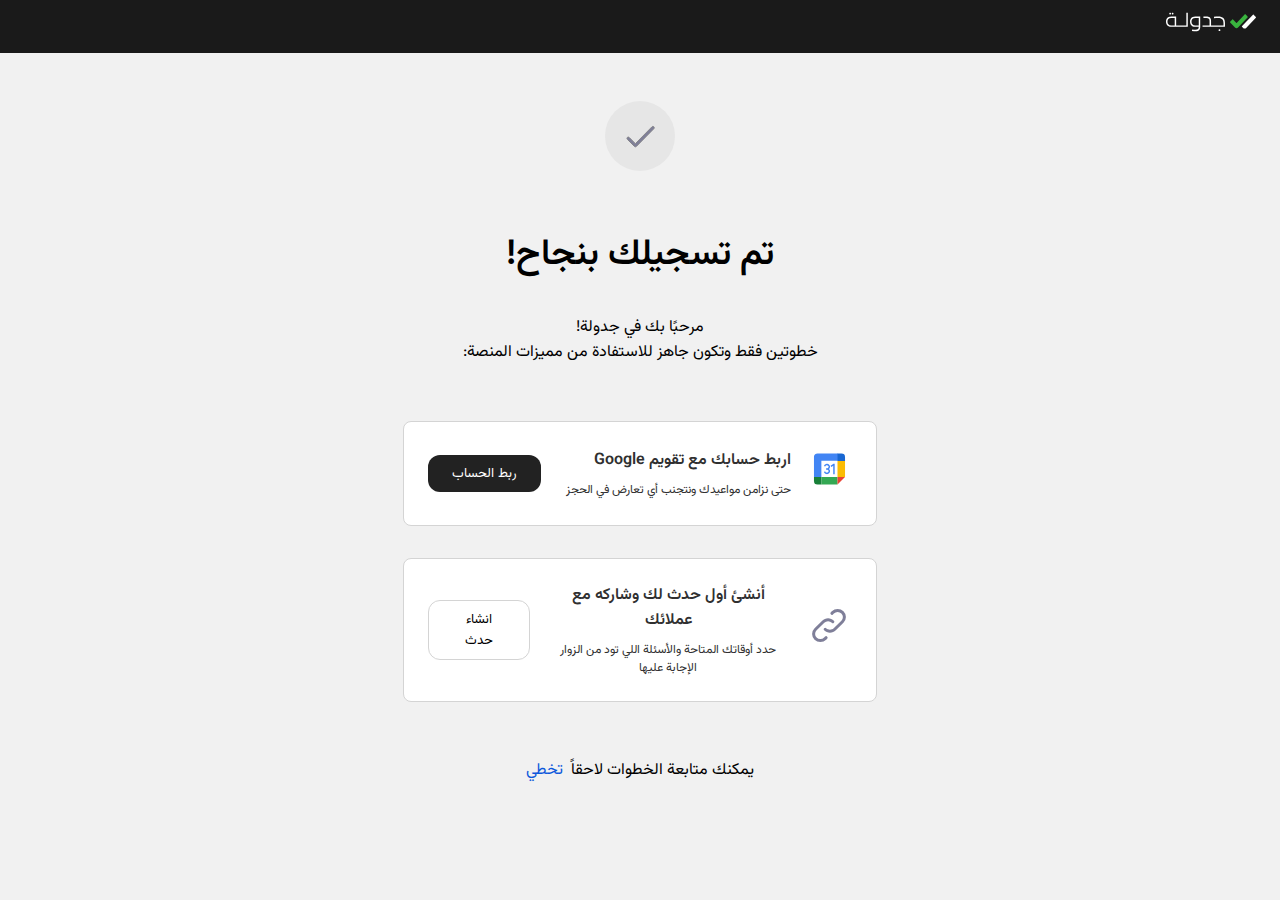
<file: success.html>
<!DOCTYPE html>
<html
	lang="ar"
	dir="rtl">
	<head>
		<meta charset="UTF-8" />
		<meta
			name="viewport"
			content="width=device-width, initial-scale=1.0" />
		<title>تم التسجيل بنجاح</title>
		<link
			rel="stylesheet"
			href="./style.css" />
	</head>
	<body>
		<nav class="nav-success-page">
			<a href="./index.html"
				><svg
					width="90"
					height="20"
					viewBox="0 0 90 20"
					fill="none"
					xmlns="http://www.w3.org/2000/svg">
					<path
						d="M89.8641 5.68144L80.1728 15.9217C79.3296 16.8126 77.963 16.8126 77.1213 15.9217L75.8638 14.5948C75.8048 14.5309 75.8048 14.4281 75.8638 14.3643L86.9747 2.62571C87.1546 2.4357 87.4479 2.4357 87.6292 2.62727L89.8641 4.98992C90.0454 5.18149 90.0454 5.48988 89.8641 5.68144Z"
						fill="white" />
					<path
						d="M81.7336 5.35393L72.0393 15.5958C71.1961 16.4866 69.831 16.4866 68.9878 15.5958L64.1333 10.4671C63.952 10.277 63.952 9.9671 64.1333 9.77709L66.3726 7.41288C66.5524 7.22287 66.8458 7.22287 67.0256 7.41288L70.4045 10.9841C70.4649 11.0464 70.5622 11.0464 70.6227 10.9841L78.8427 2.29973C79.0226 2.10972 79.3159 2.10972 79.4958 2.29973L81.7336 4.66241C81.9134 4.85242 81.9134 5.16236 81.7336 5.35393Z"
						fill="#39B33E" />
					<path
						d="M47.977 4.81776V6.31915C54.2526 5.23204 57.4928 6.06685 57.4928 10.9043V13.429H45.0463V8.70829C45.0463 5.54353 43.0075 4.60439 40.3761 4.60439H37.4145V6.0061H40.3761C42.7819 6.0061 43.5559 6.92811 43.5559 8.70673V13.4274H36.5447V14.8634H58.967V10.9448C58.9685 5.44385 55.914 3.55622 47.977 4.81776Z"
						fill="white" />
					<path
						d="M20.346 13.4289H10.1638V4.58881H5.3078C0.964859 4.58881 -0.000732422 7.83768 -0.000732422 9.65367C-0.000732422 11.4697 0.964859 14.8649 5.3078 14.8649H21.801V0.648438H20.3445V13.4289H20.346ZM5.30928 13.4289C2.54224 13.4289 1.45722 11.5507 1.45722 9.65367C1.45722 7.75669 2.54224 6.02479 5.30928 6.02479H8.70876V13.4289H5.30928Z"
						fill="white" />
					<path
						d="M29.3586 4.58691C25.0156 4.58691 24.05 7.83578 24.05 9.65177C24.05 11.4678 25.0156 14.863 29.3586 14.863H32.7581C32.7581 17.4531 31.5448 18.4467 26.1655 17.5434L25.9208 18.9669C32.9276 20.2082 34.2146 18.3362 34.2146 14.8646V4.58847H29.3586V4.58691ZM32.7581 13.4286H29.3586C26.5915 13.4286 25.5066 11.5503 25.5066 9.65333C25.5066 7.75635 26.5915 6.02445 29.3586 6.02445H32.7581V13.4286Z"
						fill="white" />
					<path
						d="M6.63415 2.56979C7.1339 2.56979 7.54076 2.14149 7.54076 1.61351C7.54076 1.08553 7.13537 0.657227 6.63415 0.657227C6.1344 0.657227 5.72754 1.08553 5.72754 1.61351C5.72901 2.14149 6.1344 2.56979 6.63415 2.56979Z"
						fill="white" />
					<path
						d="M4.142 2.56979C4.64174 2.56979 5.0486 2.14149 5.0486 1.61351C5.0486 1.08553 4.64322 0.657227 4.142 0.657227C3.64225 0.657227 3.23535 1.08553 3.23535 1.61351C3.23683 2.14149 3.64225 2.56979 4.142 2.56979Z"
						fill="white" />
					<path
						d="M53.4718 17.1973C52.972 17.1973 52.5652 17.6256 52.5652 18.1551C52.5652 18.6831 52.9706 19.1114 53.4718 19.1114C53.9715 19.1114 54.3784 18.6831 54.3784 18.1551C54.377 17.6256 53.9715 17.1973 53.4718 17.1973Z"
						fill="white" />
				</svg>
			</a>
		</nav>
		<div class="success-content">
			<div>
				<span
					><svg
						width="29"
						height="23"
						viewBox="0 0 29 23"
						fill="none"
						xmlns="http://www.w3.org/2000/svg">
						<path
							d="M9.40844 21.8531C9.40667 21.8531 9.4049 21.8531 9.40313 21.8532C9.04991 21.854 8.71158 21.7151 8.46073 21.4644L1.34446 14.3422C0.826754 13.8249 0.827723 12.9861 1.34496 12.4684C1.86222 11.9524 2.70288 11.9516 3.21881 12.4688L9.39043 18.6477L25.986 1.80895C26.4997 1.28774 27.3386 1.28164 27.8598 1.79532C28.381 2.309 28.3871 3.14793 27.8734 3.66914L10.3416 21.4578C10.0962 21.7086 9.75988 21.8506 9.40844 21.8531Z"
							fill="#7F7F99"
							stroke="#86868B" />
					</svg>
				</span>
				<div>
					<p class="success-title">تم تسجيلك بنجاح!</p>
					<div>
						<p>مرحبًا بك في جدولة!</p>
						<p class="success-text">
							خطوتين فقط وتكون جاهز للاستفادة من مميزات المنصة:
						</p>
					</div>
				</div>
				<div class="steps-container">
					<div class="step">
						<div class="step-sub-cont">
							<span
								><svg
									width="45"
									height="46"
									viewBox="0 0 45 46"
									fill="none"
									xmlns="http://www.w3.org/2000/svg">
									<g clip-path="url(#clip0_48_384)">
										<path
											d="M40.2933 -2.41699H4.70996C0.49879 -2.41699 -2.91504 0.996837 -2.91504 5.20801V40.7913C-2.91504 45.0025 0.49879 48.4163 4.70996 48.4163H40.2933C44.5045 48.4163 47.9183 45.0025 47.9183 40.7913V5.20801C47.9183 0.996837 44.5045 -2.41699 40.2933 -2.41699Z"
											fill="white" />
										<path
											d="M6.96716 31.4724H14.3686V14.8692H30.9718V7.46777H10.6679C8.20073 7.46777 6.96716 8.63467 6.96716 10.9684"
											fill="#4285F4" />
										<path
											d="M30.5035 7.46777V14.9986H38.0344V10.9359C38.0344 8.62383 36.8471 7.46777 34.4725 7.46777"
											fill="#1967D2" />
										<path
											d="M30.5035 14.998H38.0344V31.0011H30.5035"
											fill="#FBBC04" />
										<path
											d="M6.96716 31.002V34.9709C6.96716 37.3455 8.12322 38.5328 10.4353 38.5328H14.498V31.002"
											fill="#188038" />
										<path
											d="M14.4965 31.002H30.4995V38.5328H14.4965"
											fill="#34A853" />
										<path
											d="M30.5035 38.5328V31.002H38.0344"
											fill="#EA4335" />
										<path
											fill-rule="evenodd"
											clip-rule="evenodd"
											d="M26.4099 17.8723L26.5628 17.8223H26.9503V17.8723H27.6768V28.1772H26.2238V19.7366L24.3655 21.0872L23.5294 19.8599L26.1448 17.959L26.2238 17.9331V17.8723H26.4099ZM20.4832 19.4112C20.1696 19.3131 19.8301 19.2965 19.5062 19.3642C19.1823 19.4319 18.8968 19.579 18.6782 19.7779C18.4603 19.976 18.3196 20.2153 18.2573 20.4625L16.8512 20.0844C16.9911 19.5294 17.2964 19.035 17.7178 18.6517C18.1383 18.2691 18.6594 18.0101 19.218 17.8933C19.7765 17.7766 20.3598 17.8046 20.9044 17.9749C21.449 18.1453 21.9424 18.4545 22.3224 18.8784C22.7032 19.3032 22.9554 19.8275 23.0356 20.3951C23.1158 20.9635 23.0181 21.5374 22.7599 22.048C22.577 22.4098 22.3208 22.726 22.0122 22.9832C22.3183 23.2414 22.5725 23.5574 22.7544 23.9179C23.0115 24.4276 23.1102 24.9999 23.0314 25.5669C22.9526 26.1332 22.7023 26.6562 22.3228 27.0796C21.9441 27.502 21.4521 27.809 20.9088 27.9773C20.3656 28.1456 19.7839 28.1715 19.2267 28.0539C18.6694 27.9363 18.1491 27.6777 17.7279 27.297C17.306 26.9157 16.9978 26.4244 16.853 25.8722L18.2555 25.4799C18.3205 25.7278 18.464 25.9682 18.6847 26.1676C18.906 26.3676 19.1934 26.5152 19.5176 26.5836C19.8418 26.652 20.1801 26.6363 20.4914 26.5398C20.8026 26.4434 21.0655 26.2732 21.2566 26.06C21.4469 25.8478 21.5586 25.6021 21.5931 25.3536C21.6275 25.1059 21.5862 24.8499 21.4658 24.6114C21.3447 24.3714 21.1451 24.1529 20.8774 23.9911C20.6118 23.8306 20.2957 23.7362 19.965 23.7251H19.1041V22.2244H19.9688C20.3015 22.217 20.619 22.1254 20.8852 21.9669C21.1525 21.8077 21.3515 21.5915 21.472 21.3533C21.5917 21.1165 21.633 20.8609 21.5978 20.6117C21.5625 20.3617 21.4492 20.1132 21.2562 19.898C21.0625 19.6818 20.7967 19.5093 20.4832 19.4112Z"
											fill="#4285F4" />
									</g>
									<defs>
										<clipPath id="clip0_48_384">
											<rect
												width="45"
												height="45"
												fill="white"
												transform="translate(0 0.5)" />
										</clipPath>
									</defs>
								</svg>
							</span>
							<div class="step-content">
								<p class="step-title">اربط حسابك مع تقويم Google</p>
								<p class="step-text">
									حتى نزامن مواعيدك ونتجنب أي تعارض في الحجز
								</p>
							</div>
						</div>
						<button class="btn btn-dark btn-sm">ربط الحساب</button>
					</div>
					<div class="step">
						<div class="step-sub-cont">
							<span
								><svg
									width="46"
									height="45"
									viewBox="0 0 46 45"
									fill="none"
									xmlns="http://www.w3.org/2000/svg">
									<path
										d="M19.1667 26.2502C19.7913 26.8738 20.5368 27.3693 21.3596 27.7075C22.1824 28.0457 23.0659 28.2199 23.9584 28.2199C24.8509 28.2199 25.7344 28.0457 26.5571 27.7075C27.3799 27.3693 28.1254 26.8738 28.7501 26.2502L36.4167 18.7502C37.6875 17.507 38.4015 15.8209 38.4015 14.0627C38.4015 12.3046 37.6875 10.6184 36.4167 9.37522C35.1459 8.13202 33.4223 7.43359 31.6251 7.43359C29.8278 7.43359 28.1042 8.13202 26.8334 9.37522L25.8751 10.3127M26.8334 18.7504C26.2088 18.1268 25.4633 17.6313 24.6405 17.2931C23.8177 16.9549 22.9342 16.7807 22.0417 16.7807C21.1493 16.7807 20.2658 16.9549 19.443 17.2931C18.6202 17.6313 17.8747 18.1268 17.2501 18.7504L9.58341 26.2504C8.31258 27.4936 7.59863 29.1797 7.59863 30.9379C7.59863 32.696 8.31258 34.3822 9.58341 35.6254C10.8542 36.8686 12.5778 37.567 14.3751 37.567C16.1723 37.567 17.8959 36.8686 19.1667 35.6254L20.1251 34.6879"
										stroke="#7F7F99"
										stroke-width="3"
										stroke-linecap="round"
										stroke-linejoin="round" />
								</svg>
							</span>
							<div class="step-content">
								<p class="step-title">أنشئ أول حدث لك وشاركه مع عملائك</p>
								<p class="step-text">
									حدد أوقاتك المتاحة والأسئلة اللي تود من الزوار الإجابة عليها
								</p>
							</div>
						</div>
						<button class="btn btn-white btn-outline btn-sm">انشاء حدث</button>
					</div>
				</div>
				<div class="skip">
					<p>يمكنك متابعة الخطوات لاحقاً <a href="">تخطي</a></p>
				</div>
			</div>
		</div>
	</body>
</html>
</file>
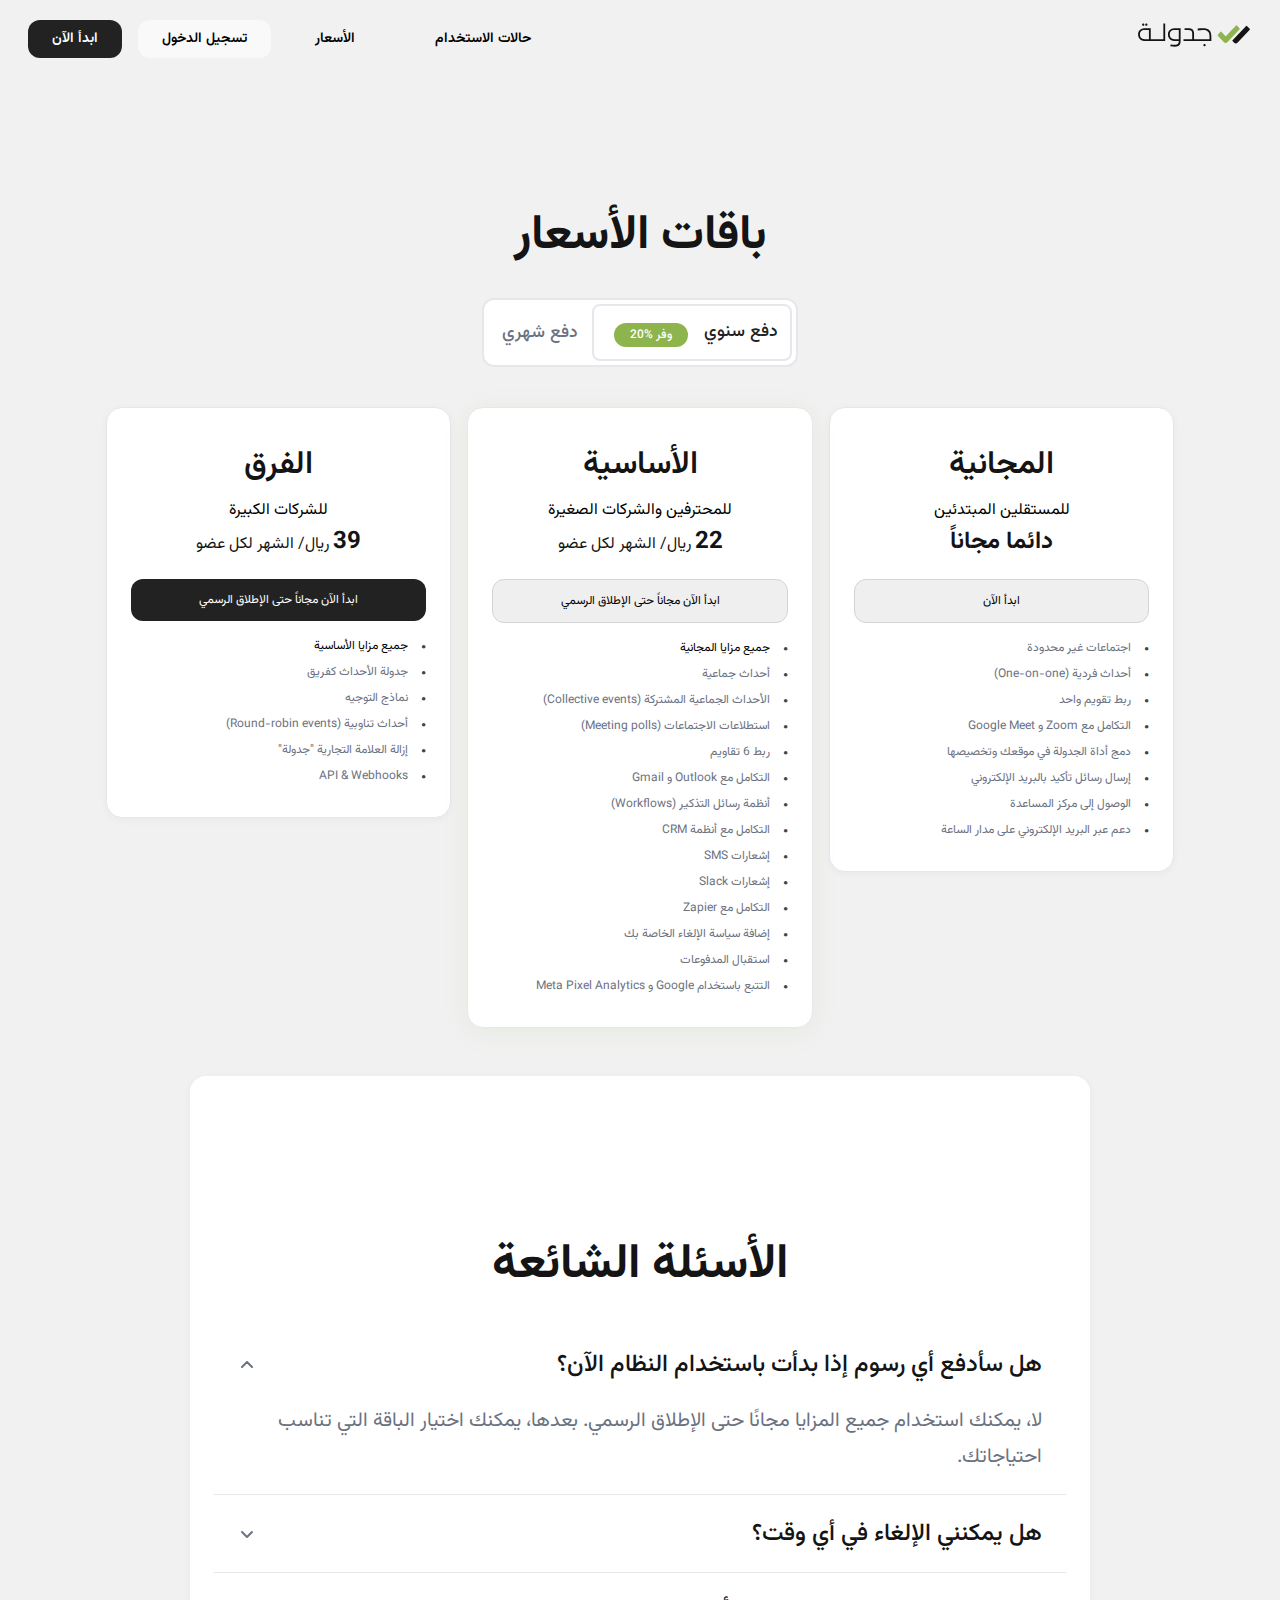
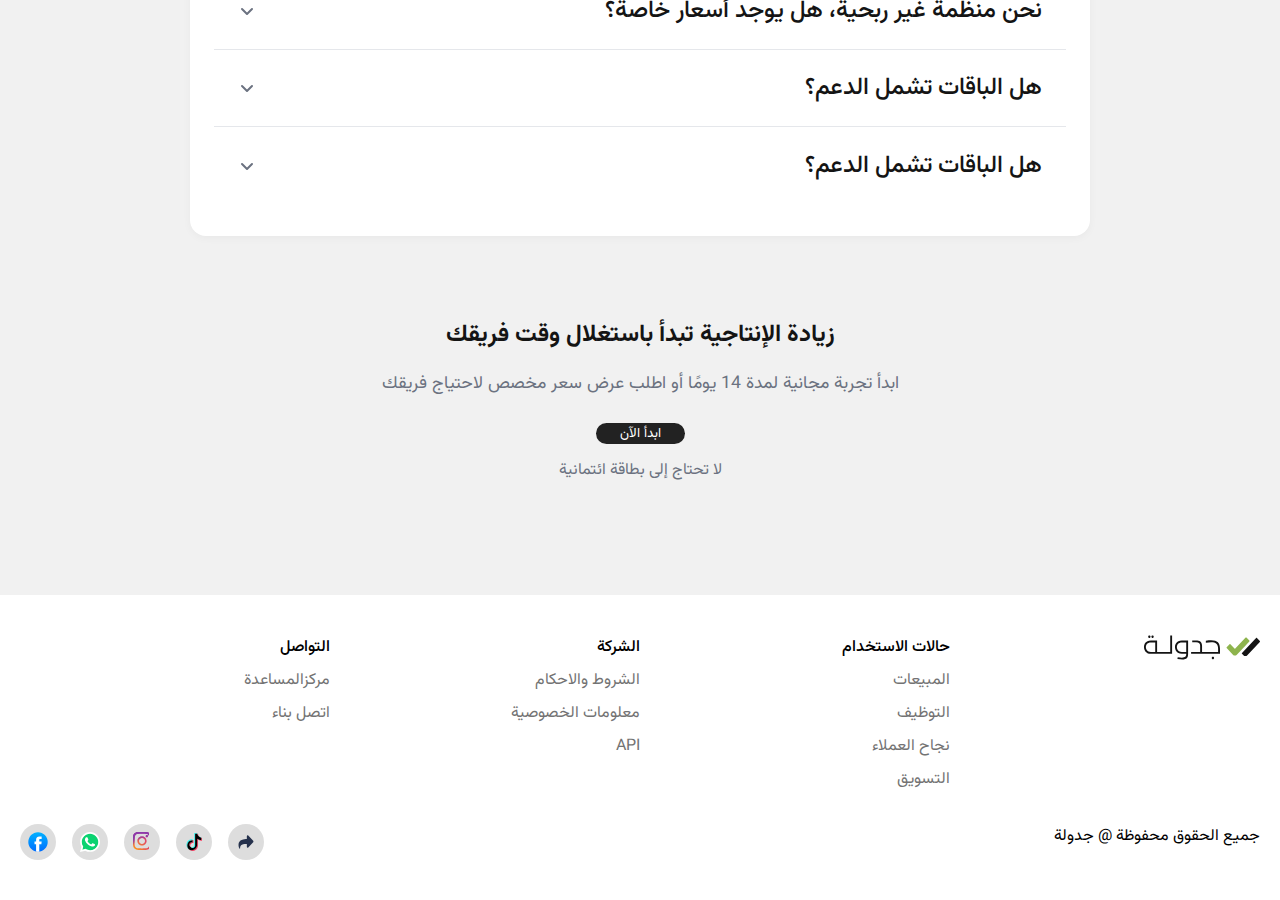
<file: page2/page.html>
<!DOCTYPE html>
<html lang="ar" dir="rtl">
<head>
    <meta charset="UTF-8">
    <meta name="viewport" content="width=device-width, initial-scale=1.0">
    <link rel="stylesheet" href="./../style.css">
    <link rel="stylesheet" href="./style2.css">
    <script src="../script.js"></script>
</head>
<body>
	<nav class="container">
		<!-- Start Navbar Section -->
		<div class="navbar">
			<div>
				<svg
					xmlns="http://www.w3.org/2000/svg"
					width="116px"
					height="24.1"
					fill="none"
					viewBox="0 0 117 25">
					<path
						fill="#141414"
						d="m116.323 6.934-12.491 13.199a2.677 2.677 0 0 1-3.934 0l-1.62-1.71a.22.22 0 0 1 0-.297l14.32-15.13a.575.575 0 0 1 .844.002l2.881 3.045a.656.656 0 0 1 0 .891"></path>
					<path
						fill="#8EB44D"
						d="m105.846 6.513-12.494 13.2a2.676 2.676 0 0 1-3.934 0l-6.256-6.61a.65.65 0 0 1 0-.89l2.886-3.046a.574.574 0 0 1 .841 0l4.355 4.602c.078.08.204.08.282 0L102.12 2.576a.574.574 0 0 1 .842 0l2.884 3.045a.66.66 0 0 1 0 .892"></path>
					<path
						fill="#141414"
						d="M62.339 5.82v1.935c8.088-1.401 12.264-.325 12.264 5.91v3.254H58.561v-6.085c0-4.079-2.628-5.29-6.02-5.29h-3.816v1.807h3.817c3.1 0 4.098 1.189 4.098 3.481v6.085h-9.037v1.85h28.9v-5.05c.002-7.09-3.935-9.523-14.164-7.897M26.723 16.92H13.599V5.526H7.34c-5.597 0-6.842 4.187-6.842 6.528s1.245 6.717 6.842 6.717h21.258V.447H26.72V16.92zm-19.38 0c-3.567 0-4.966-2.421-4.966-4.866s1.399-4.677 4.965-4.677h4.382v9.543zM38.338 5.522c-5.597 0-6.842 4.188-6.842 6.528 0 2.341 1.245 6.717 6.842 6.717h4.382c0 3.339-1.564 4.62-8.497 3.455l-.316 1.835c9.031 1.6 10.69-.813 10.69-5.288V5.524h-6.259zm4.382 11.396h-4.382c-3.566 0-4.965-2.42-4.965-4.865s1.399-4.678 4.965-4.678h4.382zM9.047 2.924c.645 0 1.169-.552 1.169-1.232 0-.681-.523-1.233-1.169-1.233-.644 0-1.168.552-1.168 1.233.002.68.524 1.232 1.168 1.232M5.835 2.924c.644 0 1.168-.552 1.168-1.232 0-.681-.522-1.233-1.168-1.233s-1.169.552-1.169 1.233c.002.68.524 1.232 1.169 1.232M69.419 21.776c-.645 0-1.169.552-1.169 1.235 0 .68.522 1.233 1.168 1.233s1.17-.553 1.17-1.233c-.003-.683-.525-1.235-1.17-1.235"></path>
				</svg>
			</div>
			<div class="links">
				<ul>
					<li><a href="#">حالات الاستخدام</a></li>
					<li><a href="#">الأسعار</a></li>
				</ul>
				<ul>
					<li>
						<a
							href="#"
							class="btn btn-gray btn-sm"
							>تسجيل الدخول</a
						>
					</li>
					<li>
						<a
							href="#"
							class="btn btn-dark btn-sm"
							>ابدأ الآن</a
						>
					</li>
				</ul>
			</div>

			<button class="menu">
				<svg
					width="21"
					height="20"
					viewBox="0 0 21 20"
					fill="none"
					xmlns="http://www.w3.org/2000/svg">
					<path
						d="M2.375 5C2.375 4.655 2.655 4.375 3 4.375H18C18.345 4.375 18.625 4.655 18.625 5C18.625 5.345 18.345 5.625 18 5.625H3C2.655 5.625 2.375 5.345 2.375 5ZM18 9.375H3C2.655 9.375 2.375 9.655 2.375 10C2.375 10.345 2.655 10.625 3 10.625H18C18.345 10.625 18.625 10.345 18.625 10C18.625 9.655 18.345 9.375 18 9.375ZM18 14.375H3C2.655 14.375 2.375 14.655 2.375 15C2.375 15.345 2.655 15.625 3 15.625H18C18.345 15.625 18.625 15.345 18.625 15C18.625 14.655 18.345 14.375 18 14.375Z"
						fill="#25314C" />
				</svg>
			</button>
		</div>
	</nav>
        <div class="content main-content-rtl">
            <h1 class="section-title">باقات الأسعار</h1>
            <div class="pricing-toggle-switch toggle-switch-restore">
                <button class="toggle-btn active" id="btn2">دفع سنوي <span class="discount-badge">وفر %20</span></button>
                <button class="toggle-btn" id="btn1">دفع شهري</button>
            </div>
           <div class="pricing-cards new-pricing-cards">
    <div class="pricing-card">
        <h2 class="plan-title">المجانية</h2>
        <div class="plan-desc">للمستقلين المبتدئين</div>
        <div class="plan-price"><span>دائما مجاناً</span></div>
        <button class="btn btn-outline btn-full " onclick="selectPlan(this)">ابدأ الآن</button>
        <ul class="plan-features">
            <li>اجتماعات غير محدودة</li>
            <li>أحداث فردية (One-on-one)</li>
            <li>ربط تقويم واحد</li>
            <li>التكامل مع Zoom و Google Meet</li>
            <li>دمج أداة الجدولة في موقعك وتخصيصها</li>
            <li>إرسال رسائل تأكيد بالبريد الإلكتروني</li>
            <li>الوصول إلى مركز المساعدة</li>
            <li>دعم عبر البريد الإلكتروني على مدار الساعة</li>
        </ul>
    </div>

    <div class="pricing-card featured">
        <h2 class="plan-title">الأساسية</h2>
        <div class="plan-desc">للمحترفين والشركات الصغيرة</div>
        <div class="plan-price"><span>22</span> ريال/ الشهر لكل عضو</div>
        <button class="btn btn-outline btn-full" onclick="selectPlan(this)">ابدأ الآن مجاناً حتى الإطلاق الرسمي</button>
        <ul class="plan-features">
            <li style="color: black;">جميع مزايا المجانية</li>
            <li>أحداث جماعية</li>
            <li>الأحداث الجماعية المشتركة (Collective events)</li>
            <li>استطلاعات الاجتماعات (Meeting polls)</li>
            <li>ربط 6 تقاويم</li>
            <li>التكامل مع Outlook و Gmail</li>
            <li>أنظمة رسائل التذكير (Workflows)</li>
            <li>التكامل مع أنظمة CRM</li>
            <li>إشعارات SMS</li>
            <li>إشعارات Slack</li>
            <li>التكامل مع Zapier</li>
            <li>إضافة سياسة الإلغاء الخاصة بك</li>
            <li>استقبال المدفوعات</li>
            <li>التتبع باستخدام Google و Meta Pixel Analytics</li>
        </ul>
    </div>

    <div class="pricing-card">
        <h2 class="plan-title">الفرق</h2>
        <div class="plan-desc">للشركات الكبيرة</div>
        <div class="plan-price"><span>39</span> ريال/ الشهر لكل عضو</div>
        <button class="btn btn-outline btn-full" onclick="selectPlan(this)">ابدأ الآن مجاناً حتى الإطلاق الرسمي</button>
        <ul class="plan-features">
            <li style="color: black;">جميع مزايا الأساسية</li>
            <li>جدولة الأحداث كفريق</li>
            <li>نماذج التوجيه</li>
            <li>أحداث تناوبية (Round-robin events)</li>
            <li>إزالة العلامة التجارية "جدولة"</li>
            <li>API & Webhooks</li>
        </ul>
    </div>
</div>
            <div class="faq-section">
                <h2 class="section-title">الأسئلة الشائعة</h2>
                <div class="faq-list">
                    <div class="faq-item open">
                        <button class="faq-question">
                            هل سأدفع أي رسوم إذا بدأت باستخدام النظام الآن؟
                            <span class="faq-arrow"><svg width="18" height="18" viewBox="0 0 18 18"><polyline points="4 7 9 12 14 7" fill="none" stroke="#6B7280" stroke-width="2" stroke-linecap="round" stroke-linejoin="round"/></svg></span>
                        </button>
                        <div class="faq-answer">لا، يمكنك استخدام جميع المزايا مجانًا حتى الإطلاق الرسمي. بعدها، يمكنك اختيار الباقة التي تناسب احتياجاتك.</div>
                    </div>
                    <div class="faq-item">
                        <button class="faq-question">
                            هل يمكنني الإلغاء في أي وقت؟
                            <span class="faq-arrow"><svg width="18" height="18" viewBox="0 0 18 18"><polyline points="4 7 9 12 14 7" fill="none" stroke="#6B7280" stroke-width="2" stroke-linecap="round" stroke-linejoin="round"/></svg></span>
                        </button>
                        <div class="faq-answer">نعم، يمكنك الإلغاء في أي وقت دون أي التزامات.</div>
                    </div>
                    <div class="faq-item">
                        <button class="faq-question">
                            نحن منظمة غير ربحية، هل يوجد أسعار خاصة؟
                            <span class="faq-arrow"><svg width="18" height="18" viewBox="0 0 18 18"><polyline points="4 7 9 12 14 7" fill="none" stroke="#6B7280" stroke-width="2" stroke-linecap="round" stroke-linejoin="round"/></svg></span>
                        </button>
                        <div class="faq-answer">نعم، لدينا أسعار خاصة للمنظمات غير الربحية والشركات الكبيرة.</div>
                    </div>
                    <div class="faq-item">
                        <button class="faq-question">
                            هل الباقات تشمل الدعم؟
                            <span class="faq-arrow"><svg width="18" height="18" viewBox="0 0 18 18"><polyline points="4 7 9 12 14 7" fill="none" stroke="#6B7280" stroke-width="2" stroke-linecap="round" stroke-linejoin="round"/></svg></span>
                        </button>
                        <div class="faq-answer">جميع الباقات تشمل دعم فني أساسي، والباقات المدفوعة تشمل دعم متقدم.</div>
                    </div>
                    <div class="faq-item">
                        <button class="faq-question">
                            هل الباقات تشمل الدعم؟
                            <span class="faq-arrow"><svg width="18" height="18" viewBox="0 0 18 18"><polyline points="4 7 9 12 14 7" fill="none" stroke="#6B7280" stroke-width="2" stroke-linecap="round" stroke-linejoin="round"/></svg></span>
                        </button>
                        <div class="faq-answer">نعم، جميع الباقات تشمل الدعم الفني.</div>
                    </div>
                </div>
            </div>
            <div class="cta-section">
                <h2>زيادة الإنتاجية تبدأ باستغلال وقت فريقك</h2>
                <p>ابدأ تجربة مجانية لمدة 14 يومًا أو اطلب عرض سعر مخصص لاحتياج فريقك</p>
                <button class="btn btn-dark">ابدأ الآن</button>
				<p style="text-align:center; margin-top: 12px; color: #6B7280; font-size: 1rem;">لا تحتاج إلى بطاقة ائتمانية</p>
				
            </div>
        </div>














		<footer>
			<div class="container">
				<div>
					<span
						><svg
							width="116"
							height="25"
							viewBox="0 0 116 25"
							fill="none"
							xmlns="http://www.w3.org/2000/svg">
							<path
								d="M115.824 6.93525L103.334 20.1338C102.247 21.282 100.485 21.282 99.4004 20.1338L97.7797 18.4235C97.7037 18.3412 97.7037 18.2087 97.7797 18.1264L112.1 2.99675C112.332 2.75185 112.71 2.75186 112.944 2.99876L115.824 6.04395C116.058 6.29086 116.058 6.68834 115.824 6.93525Z"
								fill="#141414" />
							<path
								d="M105.348 6.51311L92.8529 19.7137C91.7661 20.8619 90.0066 20.8619 88.9198 19.7137L82.663 13.1034C82.4292 12.8585 82.4292 12.459 82.663 12.2141L85.5491 9.16687C85.7809 8.92197 86.159 8.92197 86.3908 9.16687L90.7458 13.7698C90.8237 13.8501 90.9491 13.8501 91.027 13.7698L101.622 2.57661C101.854 2.33171 102.232 2.33171 102.463 2.57661L105.348 5.62182C105.579 5.86672 105.579 6.2662 105.348 6.51311Z"
								fill="#8EB44D" />
							<path
								d="M61.8382 5.82057V7.75569C69.9267 6.35454 74.1031 7.43051 74.1031 13.6655V16.9194H58.0609V10.835C58.0609 6.75601 55.4331 5.54556 52.0415 5.54556H48.2243V7.35221H52.0415C55.1424 7.35221 56.1399 8.54057 56.1399 10.833V16.9174H47.1033V18.7682H76.0031V13.7176C76.005 6.62753 72.0681 4.19459 61.8382 5.82057Z"
								fill="#141414" />
							<path
								d="M26.2231 16.9203H13.0994V5.52636H6.84063C1.24307 5.52636 -0.00146484 9.71377 -0.00146484 12.0544C-0.00146484 14.395 1.24307 18.7711 6.84063 18.7711H28.0984V0.447659H26.2212V16.9203H26.2231ZM6.84254 16.9203C3.27613 16.9203 1.87767 14.4994 1.87767 12.0544C1.87767 9.60938 3.27613 7.37716 6.84254 7.37716H11.2241V16.9203H6.84254Z"
								fill="#141414" />
							<path
								d="M37.8394 5.52304C32.2419 5.52304 30.9973 9.71045 30.9973 12.0511C30.9973 14.3917 32.2419 18.7678 37.8394 18.7678H42.221C42.221 22.1061 40.6572 23.3868 33.7239 22.2225L33.4085 24.0572C42.4395 25.6571 44.0982 23.2442 44.0982 18.7698V5.52505H37.8394V5.52304ZM42.221 16.919H37.8394C34.273 16.919 32.8746 14.4981 32.8746 12.0531C32.8746 9.60808 34.273 7.37585 37.8394 7.37585H42.221V16.919Z"
								fill="#141414" />
							<path
								d="M8.54791 2.92445C9.19203 2.92445 9.71642 2.37242 9.71642 1.69192C9.71642 1.01141 9.19393 0.459377 8.54791 0.459377C7.90379 0.459377 7.37939 1.01141 7.37939 1.69192C7.38129 2.37242 7.90379 2.92445 8.54791 2.92445Z"
								fill="#141414" />
							<path
								d="M5.3358 2.92445C5.97992 2.92445 6.50431 2.37242 6.50431 1.69192C6.50431 1.01141 5.98182 0.459377 5.3358 0.459377C4.69168 0.459377 4.16724 1.01141 4.16724 1.69192C4.16914 2.37242 4.69168 2.92445 5.3358 2.92445Z"
								fill="#141414" />
							<path
								d="M68.9191 21.777C68.275 21.777 67.7506 22.329 67.7506 23.0115C67.7506 23.692 68.2731 24.2441 68.9191 24.2441C69.5632 24.2441 70.0877 23.692 70.0877 23.0115C70.0858 22.329 69.5632 21.777 68.9191 21.777Z"
								fill="#141414" />
						</svg>
					</span>
				</div>
				<div class="footer-links">
					<p>حالات الاستخدام</p>
					<ul>
						<li><a href="#">المبيعات</a></li>
						<li><a href="#">التوظيف</a></li>
						<li><a href="#">نجاح العملاء</a></li>
						<li><a href="#">التسويق</a></li>
					</ul>
				</div>
				<div class="footer-links">
					<p>الشركة</p>
					<ul>
						<li><a href="#">الشروط والاحكام</a></li>
						<li><a href="#">معلومات الخصوصية</a></li>
						<li><a href="#">API</a></li>
					</ul>
				</div>
				<div class="footer-links">
					<p>التواصل</p>
					<ul>
						<li><a href="#">مركزالمساعدة</a></li>
						<li><a href="#">اتصل بناء</a></li>
					</ul>
				</div>
			</div>
			<div class="credits container">
				<p>جميع الحقوق محفوظة @ جدولة <span id="year"></span></p>
				<ul class="social-media">
					<li>
						<a href="#">
							<svg
								width="20"
								height="20"
								viewBox="0 0 20 20"
								fill="none"
								xmlns="http://www.w3.org/2000/svg">
								<g id="arrow-share">
									<path
										id="arrow-share_2"
										d="M10.8333 4.1591C10.8333 3.41326 11.745 3.0508 12.2575 3.5933L17.1975 8.81831C17.6008 9.24498 17.6008 9.91162 17.1975 10.3383L12.2575 15.5633C11.745 16.105 10.8333 15.7425 10.8333 14.9975V12.0766C4.53083 12.0766 4.11335 14.135 4.14001 16.2742C4.14501 16.6825 3.60417 16.8175 3.40251 16.4634C2.88917 15.5625 2.5 14.3333 2.5 12.9091C2.5 7.49659 8.33333 7.08085 10.8333 7.08085V4.1591Z"
										fill="#25314C" />
								</g>
							</svg>
						</a>
					</li>
					<li>
						<a href="#"
							><svg
								width="16"
								height="20"
								viewBox="0 0 16 20"
								fill="none"
								xmlns="http://www.w3.org/2000/svg">
								<g
									id="tiktok-icon-2 (1) 1"
									clip-path="url(#clip0_1_328)">
									<g id="Group">
										<path
											id="Vector"
											d="M6.55254 8.11364V7.41456C6.31331 7.37614 6.07168 7.35509 5.82950 7.35158C3.48479 7.34650 1.40896 8.88777 0.704841 11.1564C0.000723690 13.4249 0.831853 15.8945 2.75642 17.2528C2.05068 16.4867 1.57863 15.5297 1.39726 14.4974C1.21589 13.4651 1.33294 12.4016 1.73430 11.4353C2.13566 10.4690 2.80416 9.64119 3.65911 9.05179C4.51406 8.46239 5.51892 8.13659 6.55239 8.11372L6.55254 8.11364Z"
											fill="#25F4EE" />
										<path
											id="Vector_2"
											d="M6.68416 16.0305C7.99510 16.0287 9.07267 14.9811 9.13007 13.6526V1.79752H11.2652C11.2216 1.54979 11.2008 1.29850 11.2031 1.04688L8.28268 1.04688V12.8906C8.23411 14.2258 7.15396 15.2835 5.83676 15.2856C5.44313 15.2822 5.05593 15.1840 4.70703 14.9991C4.93316 15.3169 5.23012 15.5760 5.57371 15.7552C5.91731 15.9345 6.29780 16.0288 6.68416 16.0305ZM15.2532 5.81983V5.16089C14.4674 5.16121 13.6991 4.92601 13.0446 4.48482C13.6183 5.16137 14.3936 5.62999 15.2532 5.81983Z"
											fill="#25F4EE" />
									</g>
									<path
										id="Vector_3"
										d="M13.0432 4.48216C12.3984 3.73747 12.0430 2.78016 12.0433 1.78906H11.2638C11.3644 2.33703 11.5742 2.85843 11.8801 3.32146C12.1860 3.78448 12.5818 4.17942 13.0432 4.48216ZM5.82970 10.3094C5.28294 10.3123 4.75280 10.5004 4.32357 10.8440C3.89434 11.1875 3.59065 11.6668 3.46078 12.2055C3.33091 12.7443 3.38233 13.3116 3.60685 13.8173C3.83137 14.3230 4.21610 14.7381 4.69989 14.9965C4.43538 14.6260 4.27698 14.1886 4.24219 13.7325C4.20740 13.2765 4.29758 12.8196 4.50275 12.4122C4.70793 12.0049 5.02011 11.6630 5.40482 11.4244C5.78953 11.1858 6.23179 11.0597 6.68273 11.0600C6.92788 11.0633 7.17132 11.1020 7.40570 11.1750V8.16072C7.16634 8.12433 6.92475 8.10518 6.68273 8.10345H6.55275V10.3954C6.31712 10.3313 6.07355 10.3023 5.82970 10.3094Z"
										fill="#FE2C55" />
									<path
										id="Vector_4"
										d="M15.2491 5.81641V8.10840C13.7944 8.10553 12.3774 7.63844 11.1989 6.77331V12.7954C11.1927 15.8004 8.78939 18.2331 5.82698 18.2331C4.72676 18.2351 3.65303 17.8908 2.75391 17.2476C3.48708 18.0475 4.44075 18.6049 5.49069 18.8472C6.54062 19.0895 7.63816 19.0055 8.64035 18.6061C9.64253 18.2066 10.5029 17.5103 11.1094 16.6078C11.7159 15.7053 12.0404 14.6385 12.0406 13.5462V7.54117C13.2231 8.40060 14.6417 8.86159 16.0964 8.85904V5.90788C15.8116 5.90702 15.5277 5.87636 15.2491 5.81641Z"
										fill="#FE2C55" />
									<path
										id="Vector_5"
										d="M11.2001 12.7962V6.77407C12.3822 7.63428 13.8011 8.09535 15.2559 8.09194V5.80003C14.3965 5.61592 13.6193 5.15339 13.0416 4.48216C12.5803 4.17942 12.1845 3.78448 11.8786 3.32146C11.5726 2.85843 11.3629 2.33703 11.2622 1.78906H9.12712V13.6501C9.10633 14.1664 8.92751 14.6633 8.61550 15.0718C8.30349 15.4802 7.87380 15.7799 7.38613 15.9293C6.89846 16.0786 6.37704 16.0701 5.89434 15.9051C5.41164 15.7400 4.99162 15.4264 4.69266 15.0081C4.20879 14.7497 3.82397 14.3346 3.59940 13.8289C3.37482 13.3231 3.32338 12.7558 3.45325 12.2170C3.58313 11.6782 3.88686 11.1989 4.31615 10.8553C4.74545 10.5117 5.27566 10.3236 5.82247 10.3209C6.06771 10.3231 6.31131 10.3617 6.54552 10.4355V8.14351C5.50649 8.16138 4.49503 8.48552 3.63448 9.07641C2.77392 9.66730 2.10145 10.4994 1.69904 11.4713C1.29664 12.4431 1.18170 13.5128 1.36823 14.5497C1.55476 15.5867 2.03471 16.5462 2.74955 17.3113C3.65751 17.9333 4.73276 18.2555 5.82818 18.2339C8.79059 18.2339 11.1939 15.8011 11.2001 12.7962Z"
										fill="black" />
								</g>
								<defs>
									<clipPath id="clip0_1_328">
										<rect
											width="16"
											height="20"
											fill="white" />
									</clipPath>
								</defs>
							</svg>
						</a>
					</li>
					<li>
						<a href="#"
							><svg
								width="18"
								height="18"
								viewBox="0 0 18 18"
								fill="none"
								xmlns="http://www.w3.org/2000/svg">
								<g
									id="instagram-2016-5 (2) 1"
									clip-path="url(#clip0_1_323)">
									<path
										id="Vector"
										d="M6.00048 8.99999C6.00048 7.34320 7.34321 5.99975 9 5.99975C10.6568 5.99975 12.0002 7.34320 12.0002 8.99999C12.0002 10.6568 10.6568 12.0002 9 12.0002C7.34321 12.0002 6.00048 10.6568 6.00048 8.99999ZM4.37861 8.99999C4.37861 11.5524 6.44760 13.6214 9 13.6214C11.5524 13.6214 13.6214 11.5524 13.6214 8.99999C13.6214 6.44759 11.5524 4.37860 9 4.37860C6.44760 4.37860 4.37861 6.44759 4.37861 8.99999ZM12.7243 4.19536C12.7243 4.40897 12.7875 4.61780 12.9061 4.79545C13.0247 4.97310 13.1933 5.11160 13.3906 5.19342C13.5880 5.27524 13.8051 5.29671 14.0146 5.25513C14.2241 5.21354 14.4166 5.11075 14.5677 4.95977C14.7188 4.80879 14.8218 4.61640 14.8635 4.40692C14.9053 4.19743 14.8840 3.98027 14.8023 3.78290C14.7206 3.58552 14.5823 3.41679 14.4047 3.29805C14.2272 3.17931 14.0184 3.11588 13.8048 3.11580H13.8043C13.5180 3.11593 13.2435 3.22970 13.0410 3.43212C12.8385 3.63453 12.7246 3.90905 12.7243 4.19536ZM5.36400 16.3258C4.48654 16.2858 4.00961 16.1396 3.69266 16.0162C3.27247 15.8526 2.97266 15.6577 2.65745 15.3430C2.34223 15.0282 2.14711 14.7287 1.98425 14.3085C1.86070 13.9917 1.71454 13.5146 1.67465 12.6371C1.63102 11.6885 1.62230 11.4035 1.62230 9.00006C1.62230 6.59663 1.63174 6.31245 1.67465 5.36299C1.71461 4.48552 1.86185 4.00939 1.98425 3.69165C2.14783 3.27146 2.34266 2.97165 2.65745 2.65644C2.97223 2.34122 3.27175 2.14610 3.69266 1.98324C4.00946 1.85969 4.48654 1.71353 5.36400 1.67364C6.31267 1.63001 6.59765 1.62129 9 1.62129C11.4024 1.62129 11.6876 1.63073 12.6371 1.67364C13.5145 1.71360 13.9907 1.86084 14.3084 1.98324C14.7286 2.14610 15.0284 2.34165 15.3436 2.65644C15.6588 2.97122 15.8533 3.27146 16.0168 3.69165C16.1404 4.00845 16.2865 4.48552 16.3264 5.36299C16.3701 6.31245 16.3788 6.59663 16.3788 9.00006C16.3788 11.4035 16.3701 11.6877 16.3264 12.6371C16.2865 13.5146 16.1396 13.9915 16.0168 14.3085C15.8533 14.7287 15.6584 15.0285 15.3436 15.3430C15.0289 15.6575 14.7286 15.8526 14.3084 16.0162C13.9916 16.1397 13.5145 16.2859 12.6371 16.3258C11.6884 16.3694 11.4034 16.3781 9 16.3781C6.59657 16.3781 6.31238 16.3694 5.36400 16.3258ZM5.28948 0.0545039C4.33138 0.0981359 3.67668 0.250056 3.10493 0.472535C2.51280 0.702287 2.01154 1.01052 1.51063 1.51063C1.00973 2.01074 0.702288 2.51280 0.472536 3.10492C0.250056 3.67704 0.0981360 4.33137 0.0545040 5.28947C0.0101520 6.24909 0 6.55588 0 8.99999C0 11.4441 0.0101520 11.7509 0.0545040 12.7105C0.0981360 13.6687 0.250056 14.3229 0.472536 14.8951C0.702288 15.4868 1.00980 15.9895 1.51063 16.4893C2.01146 16.9892 2.51280 17.2970 3.10493 17.5274C3.67776 17.7499 4.33138 17.9018 5.28948 17.9455C6.24960 17.9891 6.55589 18 9 18C11.4441 18 11.7509 17.9898 12.7105 17.9455C13.6687 17.9018 14.3230 17.7499 14.8951 17.5274C15.4868 17.2970 15.9885 16.9895 16.4894 16.4893C16.9903 15.9892 17.2971 15.4868 17.5275 14.8951C17.7499 14.3229 17.9026 13.6686 17.9455 12.7105C17.9891 11.7502 17.9993 11.4441 17.9993 8.99999C17.9993 6.55588 17.9891 6.24909 17.9455 5.28947C17.9019 4.33130 17.7499 3.67668 17.5275 3.10492C17.2971 2.51316 16.9895 2.01153 16.4894 1.51063C15.9893 1.00973 15.4868 0.702287 14.8958 0.472535C14.3230 0.250056 13.6686 0.0974159 12.7112 0.0545039C11.7516 0.0108720 11.4448 0 9.00072 0C6.55661 0 6.24960 0.0101520 5.28948 0.0545039Z"
										fill="url(#paint0_radial_1_323)" />
									<path
										id="Vector_2"
										d="M6.00048 8.99999C6.00048 7.34320 7.34321 5.99975 9 5.99975C10.6568 5.99975 12.0002 7.34320 12.0002 8.99999C12.0002 10.6568 10.6568 12.0002 9 12.0002C7.34321 12.0002 6.00048 10.6568 6.00048 8.99999ZM4.37861 8.99999C4.37861 11.5524 6.44760 13.6214 9 13.6214C11.5524 13.6214 13.6214 11.5524 13.6214 8.99999C13.6214 6.44759 11.5524 4.37860 9 4.37860C6.44760 4.37860 4.37861 6.44759 4.37861 8.99999ZM12.7243 4.19536C12.7243 4.40897 12.7875 4.61780 12.9061 4.79545C13.0247 4.97310 13.1933 5.11160 13.3906 5.19342C13.5880 5.27524 13.8051 5.29671 14.0146 5.25513C14.2241 5.21354 14.4166 5.11075 14.5677 4.95977C14.7188 4.80879 14.8218 4.61640 14.8635 4.40692C14.9053 4.19743 14.8840 3.98027 14.8023 3.78290C14.7206 3.58552 14.5823 3.41679 14.4047 3.29805C14.2272 3.17931 14.0184 3.11588 13.8048 3.11580H13.8043C13.5180 3.11593 13.2435 3.22970 13.0410 3.43212C12.8385 3.63453 12.7246 3.90905 12.7243 4.19536ZM5.36400 16.3258C4.48654 16.2858 4.00961 16.1396 3.69266 16.0162C3.27247 15.8526 2.97266 15.6577 2.65745 15.3430C2.34223 15.0282 2.14711 14.7287 1.98425 14.3085C1.86070 13.9917 1.71454 13.5146 1.67465 12.6371C1.63102 11.6885 1.62230 11.4035 1.62230 9.00006C1.62230 6.59663 1.63174 6.31245 1.67465 5.36299C1.71461 4.48552 1.86185 4.00939 1.98425 3.69165C2.14783 3.27146 2.34266 2.97165 2.65745 2.65644C2.97223 2.34122 3.27175 2.14610 3.69266 1.98324C4.00946 1.85969 4.48654 1.71353 5.36400 1.67364C6.31267 1.63001 6.59765 1.62129 9 1.62129C11.4024 1.62129 11.6876 1.63073 12.6371 1.67364C13.5145 1.71360 13.9907 1.86084 14.3084 1.98324C14.7286 2.14610 15.0284 2.34165 15.3436 2.65644C15.6588 2.97122 15.8533 3.27146 16.0168 3.69165C16.1404 4.00845 16.2865 4.48552 16.3264 5.36299C16.3701 6.31245 16.3788 6.59663 16.3788 9.00006C16.3788 11.4035 16.3701 11.6877 16.3264 12.6371C16.2865 13.5146 16.1396 13.9915 16.0168 14.3085C15.8533 14.7287 15.6584 15.0285 15.3436 15.3430C15.0289 15.6575 14.7286 15.8526 14.3084 16.0162C13.9916 16.1397 13.5145 16.2859 12.6371 16.3258C11.6884 16.3694 11.4034 16.3781 9 16.3781C6.59657 16.3781 6.31238 16.3694 5.36400 16.3258ZM5.28948 0.0545039C4.33138 0.0981359 3.67668 0.250056 3.10493 0.472535C2.51280 0.702287 2.01154 1.01052 1.51063 1.51063C1.00973 2.01074 0.702288 2.51280 0.472536 3.10492C0.250056 3.67704 0.0981360 4.33137 0.0545040 5.28947C0.0101520 6.24909 0 6.55588 0 8.99999C0 11.4441 0.0101520 11.7509 0.0545040 12.7105C0.0981360 13.6687 0.250056 14.3229 0.472536 14.8951C0.702288 15.4868 1.00980 15.9895 1.51063 16.4893C2.01146 16.9892 2.51280 17.2970 3.10493 17.5274C3.67776 17.7499 4.33138 17.9018 5.28948 17.9455C6.24960 17.9891 6.55589 18 9 18C11.4441 18 11.7509 17.9898 12.7105 17.9455C13.6687 17.9018 14.3230 17.7499 14.8951 17.5274C15.4868 17.2970 15.9885 16.9895 16.4894 16.4893C16.9903 15.9892 17.2971 15.4868 17.5275 14.8951C17.7499 14.3229 17.9026 13.6686 17.9455 12.7105C17.9891 11.7502 17.9993 11.4441 17.9993 8.99999C17.9993 6.55588 17.9891 6.24909 17.9455 5.28947C17.9019 4.33130 17.7499 3.67668 17.5275 3.10492C17.2971 2.51316 16.9895 2.01153 16.4894 1.51063C15.9893 1.00973 15.4868 0.702287 14.8958 0.472535C14.3230 0.250056 13.6686 0.0974159 12.7112 0.0545039C11.7516 0.0108720 11.4448 0 9.00072 0C6.55661 0 6.24960 0.0101520 5.28948 0.0545039Z"
										fill="url(#paint1_radial_1_323)" />
									<path
										id="Vector_2"
										d="M6.00048 8.99999C6.00048 7.34320 7.34321 5.99975 9 5.99975C10.6568 5.99975 12.0002 7.34320 12.0002 8.99999C12.0002 10.6568 10.6568 12.0002 9 12.0002C7.34321 12.0002 6.00048 10.6568 6.00048 8.99999ZM4.37861 8.99999C4.37861 11.5524 6.44760 13.6214 9 13.6214C11.5524 13.6214 13.6214 11.5524 13.6214 8.99999C13.6214 6.44759 11.5524 4.37860 9 4.37860C6.44760 4.37860 4.37861 6.44759 4.37861 8.99999ZM12.7243 4.19536C12.7243 4.40897 12.7875 4.61780 12.9061 4.79545C13.0247 4.97310 13.1933 5.11160 13.3906 5.19342C13.5880 5.27524 13.8051 5.29671 14.0146 5.25513C14.2241 5.21354 14.4166 5.11075 14.5677 4.95977C14.7188 4.80879 14.8218 4.61640 14.8635 4.40692C14.9053 4.19743 14.8840 3.98027 14.8023 3.78290C14.7206 3.58552 14.5823 3.41679 14.4047 3.29805C14.2272 3.17931 14.0184 3.11588 13.8048 3.11580H13.8043C13.5180 3.11593 13.2435 3.22970 13.0410 3.43212C12.8385 3.63453 12.7246 3.90905 12.7243 4.19536ZM5.36400 16.3258C4.48654 16.2858 4.00961 16.1396 3.69266 16.0162C3.27247 15.8526 2.97266 15.6577 2.65745 15.3430C2.34223 15.0282 2.14711 14.7287 1.98425 14.3085C1.86070 13.9917 1.71454 13.5146 1.67465 12.6371C1.63102 11.6885 1.62230 11.4035 1.62230 9.00006C1.62230 6.59663 1.63174 6.31245 1.67465 5.36299C1.71461 4.48552 1.86185 4.00939 1.98425 3.69165C2.14783 3.27146 2.34266 2.97165 2.65745 2.65644C2.97223 2.34122 3.27175 2.14610 3.69266 1.98324C4.00946 1.85969 4.48654 1.71353 5.36400 1.67364C6.31267 1.63001 6.59765 1.62129 9 1.62129C11.4024 1.62129 11.6876 1.63073 12.6371 1.67364C13.5145 1.71360 13.9907 1.86084 14.3084 1.98324C14.7286 2.14610 15.0284 2.34165 15.3436 2.65644C15.6588 2.97122 15.8533 3.27146 16.0168 3.69165C16.1404 4.00845 16.2865 4.48552 16.3264 5.36299C16.3701 6.31245 16.3788 6.59663 16.3788 9.00006C16.3788 11.4035 16.3701 11.6877 16.3264 12.6371C16.2865 13.5146 16.1396 13.9915 16.0168 14.3085C15.8533 14.7287 15.6584 15.0285 15.3436 15.3430C15.0289 15.6575 14.7286 15.8526 14.3084 16.0162C13.9916 16.1397 13.5145 16.2859 12.6371 16.3258C11.6884 16.3694 11.4034 16.3781 9 16.3781C6.59657 16.3781 6.31238 16.3694 5.36400 16.3258ZM5.28948 0.0545039C4.33138 0.0981359 3.67668 0.250056 3.10493 0.472535C2.51280 0.702287 2.01154 1.01052 1.51063 1.51063C1.00973 2.01074 0.702288 2.51280 0.472536 3.10492C0.250056 3.67704 0.0981360 4.33137 0.0545040 5.28947C0.0101520 6.24909 0 6.55588 0 8.99999C0 11.4441 0.0101520 11.7509 0.0545040 12.7105C0.0981360 13.6687 0.250056 14.3229 0.472536 14.8951C0.702288 15.4868 1.00980 15.9895 1.51063 16.4893C2.01146 16.9892 2.51280 17.2970 3.10493 17.5274C3.67776 17.7499 4.33138 17.9018 5.28948 17.9455C6.24960 17.9891 6.55589 18 9 18C11.4441 18 11.7509 17.9898 12.7105 17.9455C13.6687 17.9018 14.3230 17.7499 14.8951 17.5274C15.4868 17.2970 15.9885 16.9895 16.4894 16.4893C16.9903 15.9892 17.2971 15.4868 17.5275 14.8951C17.7499 14.3229 17.9026 13.6686 17.9455 12.7105C17.9891 11.7502 17.9993 11.4441 17.9993 8.99999C17.9993 6.55588 17.9891 6.24909 17.9455 5.28947C17.9019 4.33130 17.7499 3.67668 17.5275 3.10492C17.2971 2.51316 16.9895 2.01153 16.4894 1.51063C15.9893 1.00973 15.4868 0.702287 14.8958 0.472535C14.3230 0.250056 13.6686 0.0974159 12.7112 0.0545039C11.7516 0.0108720 11.4448 0 9.00072 0C6.55661 0 6.24960 0.0101520 5.28948 0.0545039Z"
										fill="url(#paint1_radial_1_323)" />
									<path
										id="Vector_2"
										d="M6.00048 8.99999C6.00048 7.34320 7.34321 5.99975 9 5.99975C10.6568 5.99975 12.0002 7.34320 12.0002 8.99999C12.0002 10.6568 10.6568 12.0002 9 12.0002C7.34321 12.0002 6.00048 10.6568 6.00048 8.99999ZM4.37861 8.99999C4.37861 11.5524 6.44760 13.6214 9 13.6214C11.5524 13.6214 13.6214 11.5524 13.6214 8.99999C13.6214 6.44759 11.5524 4.37860 9 4.37860C6.44760 4.37860 4.37861 6.44759 4.37861 8.99999ZM12.7243 4.19536C12.7243 4.40897 12.7875 4.61780 12.9061 4.79545C13.0247 4.97310 13.1933 5.11160 13.3906 5.19342C13.5880 5.27524 13.8051 5.29671 14.0146 5.25513C14.2241 5.21354 14.4166 5.11075 14.5677 4.95977C14.7188 4.80879 14.8218 4.61640 14.8635 4.40692C14.9053 4.19743 14.8840 3.98027 14.8023 3.78290C14.7206 3.58552 14.5823 3.41679 14.4047 3.29805C14.2272 3.17931 14.0184 3.11588 13.8048 3.11580H13.8043C13.5180 3.11593 13.2435 3.22970 13.0410 3.43212C12.8385 3.63453 12.7246 3.90905 12.7243 4.19536ZM5.36400 16.3258C4.48654 16.2858 4.00961 16.1396 3.69266 16.0162C3.27247 15.8526 2.97266 15.6577 2.65745 15.3430C2.34223 15.0282 2.14711 14.7287 1.98425 14.3085C1.86070 13.9917 1.71454 13.5146 1.67465 12.6371C1.63102 11.6885 1.62230 11.4035 1.62230 9.00006C1.62230 6.59663 1.63174 6.31245 1.67465 5.36299C1.71461 4.48552 1.86185 4.00939 1.98425 3.69165C2.14783 3.27146 2.34266 2.97165 2.65745 2.65644C2.97223 2.34122 3.27175 2.14610 3.69266 1.98324C4.00946 1.85969 4.48654 1.71353 5.36400 1.67364C6.31267 1.63001 6.59765 1.62129 9 1.62129C11.4024 1.62129 11.6876 1.63073 12.6371 1.67364C13.5145 1.71360 13.9907 1.86084 14.3084 1.98324C14.7286 2.14610 15.0284 2.34165 15.3436 2.65644C15.6588 2.97122 15.8533 3.27146 16.0168 3.69165C16.1404 4.00845 16.2865 4.48552 16.3264 5.36299C16.3701 6.31245 16.3788 6.59663 16.3788 9.00006C16.3788 11.4035 16.3701 11.6877 16.3264 12.6371C16.2865 13.5146 16.1396 13.9915 16.0168 14.3085C15.8533 14.7287 15.6584 15.0285 15.3436 15.3430C15.0289 15.6575 14.7286 15.8526 14.3084 16.0162C13.9916 16.1397 13.5145 16.2859 12.6371 16.3258C11.6884 16.3694 11.4034 16.3781 9 16.3781C6.59657 16.3781 6.31238 16.3694 5.36400 16.3258ZM5.28948 0.0545039C4.33138 0.0981359 3.67668 0.250056 3.10493 0.472535C2.51280 0.702287 2.01154 1.01052 1.51063 1.51063C1.00973 2.01074 0.702288 2.51280 0.472536 3.10492C0.250056 3.67704 0.0981360 4.33137 0.0545040 5.28947C0.0101520 6.24909 0 6.55588 0 8.99999C0 11.4441 0.0101520 11.7509 0.0545040 12.7105C0.0981360 13.6687 0.250056 14.3229 0.472536 14.8951C0.702288 15.4868 1.00980 15.9895 1.51063 16.4893C2.01146 16.9892 2.51280 17.2970 3.10493 17.5274C3.67776 17.7499 4.33138 17.9018 5.28948 17.9455C6.24960 17.9891 6.55589 18 9 18C11.4441 18 11.7509 17.9898 12.7105 17.9455C13.6687 17.9018 14.3230 17.7499 14.8951 17.5274C15.4868 17.2970 15.9885 16.9895 16.4894 16.4893C16.9903 15.9892 17.2971 15.4868 17.5275 14.8951C17.7499 14.3229 17.9026 13.6686 17.9455 12.7105C17.9891 11.7502 17.9993 11.4441 17.9993 8.99999C17.9993 6.55588 17.9891 6.24909 17.9455 5.28947C17.9019 4.33130 17.7499 3.67668 17.5275 3.10492C17.2971 2.51316 16.9895 2.01153 16.4894 1.51063C15.9893 1.00973 15.4868 0.702287 14.8958 0.472535C14.3230 0.250056 13.6686 0.0974159 12.7112 0.0545039C11.7516 0.0108720 11.4448 0 9.00072 0C6.55661 0 6.24960 0.0101520 5.28948 0.0545039Z"
										fill="url(#paint1_radial_1_323)" />
								</g>
								<defs>
									<radialGradient
										id="paint0_radial_1_323"
										cx="0"
										cy="0"
										r="1"
										gradientUnits="userSpaceOnUse"
										gradientTransform="translate(2.39141 18.085) scale(23.4975 23.4975)">
										<stop
											offset="0.09"
											stop-color="#FA8F21" />
										<stop
											offset="0.78"
											stop-color="#D82D7E" />
									</radialGradient>
									<radialGradient
										id="paint1_radial_1_323"
										cx="0"
										cy="0"
										r="1"
										gradientUnits="userSpaceOnUse"
										gradientTransform="translate(10.9162 18.8914) scale(18.5193 18.5192)">
										<stop
											offset="0.64"
											stop-color="#8C3AAA"
											stop-opacity="0" />
										<stop
											offset="1"
											stop-color="#8C3AAA" />
									</radialGradient>
									<clipPath id="clip0_1_323">
										<rect
											width="16"
											height="20"
											fill="white" />
									</clipPath>
								</defs>
							</svg>
						</a>
					</li>
					<li>
						<a href="#"
							><svg
								width="20"
								height="20"
								viewBox="0 0 20 20"
								fill="none"
								xmlns="http://www.w3.org/2000/svg">
								<g
									id="whatsapp-3 1"
									clip-path="url(#clip0_1_318)">
									<path
										id="Vector"
										d="M5.26165 17.3048L5.58823 17.4670C6.91988 18.2540 8.44228 18.6653 9.99166 18.6567C14.7614 18.6459 18.6804 14.7431 18.6804 10.0041C18.6804 7.71389 17.7649 5.51449 16.1369 3.89320C14.5110 2.25516 12.2897 1.33203 9.97479 1.33203C5.22681 1.33203 1.32031 5.21382 1.32031 9.93058C1.32031 9.96790 1.32031 10.0047 1.32086 10.0420C1.33516 11.6456 1.78661 13.2155 2.62720 14.5846L2.84491 14.9091L1.97403 18.0997L5.26165 17.3048Z"
										fill="#0BD371" />
									<path
										id="Vector_2"
										d="M17.1076 2.92040C15.2542 1.04169 12.7117 -0.0122928 10.0642 0.000108206H10.0473C4.59505 0.000125147 0.108328 4.45787 0.108328 9.87494C0.108328 9.90035 0.108873 9.92524 0.108873 9.95067C0.129410 11.6730 0.578170 13.3635 1.41522 14.8718L0 20.0093L5.27434 18.6573C6.73138 19.4521 8.36945 19.8618 10.0316 19.8471C15.5040 19.8173 19.9902 15.3342 19.9869 9.89657C20 7.28402 18.9631 4.77152 17.1076 2.92040ZM10.0642 18.1706C8.59087 18.1783 7.14346 17.7856 5.87851 17.0350L5.55192 16.8727L2.41128 17.6839L3.22773 14.6014L3.01002 14.2770C2.20128 12.9796 1.77282 11.4837 1.77280 9.95768C1.77280 5.45725 5.50023 1.75390 10.0300 1.75390C14.5597 1.75390 18.2871 5.45725 18.2871 9.95768C18.2871 12.7914 16.8093 15.4316 14.3860 16.9268C13.1044 17.7425 11.6135 18.1743 10.0915 18.1706M14.8759 12.1679L14.2772 11.8975C14.2772 11.8975 13.4063 11.5189 12.8620 11.2486C12.8075 11.2486 12.7531 11.1945 12.6987 11.1945C12.5645 11.1978 12.4333 11.2350 12.3177 11.3026C12.2017 11.3702 12.2632 11.3567 11.5012 12.2220C11.4495 12.3231 11.3434 12.3864 11.2291 12.3842H11.1746C11.0928 12.3706 11.0170 12.3329 10.9569 12.2761L10.6847 12.1679C10.1008 11.9223 9.56610 11.5742 9.10624 11.1404C8.99739 11.0322 8.83410 10.9241 8.72523 10.8159C8.32228 10.4324 7.97430 9.99568 7.69106 9.51802L7.63661 9.40987C7.58933 9.34376 7.55261 9.27079 7.52776 9.19355C7.51352 9.09987 7.53278 9.00420 7.58219 8.92317C7.63172 8.84203 7.79991 8.65275 7.96320 8.49052C8.12650 8.32829 8.12650 8.22014 8.23536 8.11197C8.29131 8.03477 8.32997 7.94657 8.34875 7.85328C8.36752 7.76000 8.36598 7.66381 8.34421 7.57117C8.09055 6.87142 7.79985 6.18546 7.47333 5.51619C7.38581 5.38095 7.24945 5.28418 7.09232 5.24579H6.49357C6.38472 5.24579 6.27586 5.29986 6.16699 5.29986L6.11256 5.35394C6.00370 5.40801 5.89485 5.51618 5.78597 5.57026C5.67712 5.62434 5.62269 5.78658 5.51383 5.89474C5.13331 6.37248 4.92277 6.96198 4.91509 7.57117C4.92112 7.99969 5.01366 8.42266 5.18723 8.81500C5.24167 8.97723 5.73041 10.0154 6.41394 10.9515L7.25562 11.7353L7.47333 11.9516C7.63176 12.0820 7.77755 12.2268 7.90877 12.3842C9.03657 13.3592 10.3761 14.0623 11.8223 14.4392C11.9856 14.4933 12.2034 14.4933 12.3666 14.5474H12.9110C13.1954 14.5334 13.4737 14.4597 13.7274 14.3310C13.8608 14.2710 13.9881 14.1986 14.1084 14.1147L14.2173 14.0066C14.3262 13.8984 14.4350 13.8443 14.5439 13.7362C14.6503 13.6420 14.7420 13.5327 14.8160 13.4117C14.9205 13.1694 14.9940 12.9153 15.0338 12.6546V12.2761C14.9848 12.2324 14.9298 12.1960 14.8705 12.1679"
										fill="white" />
								</g>
								<defs>
									<clipPath id="clip0_1_318">
										<rect
											width="20"
											height="20"
											fill="white" />
									</clipPath>
								</defs>
							</svg>
						</a>
					</li>
					<li>
						<a href="#"
							><svg
								width="20"
								height="20"
								viewBox="0 0 20 20"
								fill="none"
								xmlns="http://www.w3.org/2000/svg">
								<g
									id="facebook-2020-2-1 (1) 1"
									clip-path="url(#clip0_1_313)">
									<path
										id="Vector"
										fill-rule="evenodd"
										clip-rule="evenodd"
										d="M10.0005 0.292969C15.3619 0.292969 19.7081 4.63920 19.7081 10.0005C19.7081 15.3619 15.3619 19.7081 10.0005 19.7081C4.63920 19.7081 0.292969 15.3619 0.292969 10.0005C0.292969 4.63920 4.63920 0.292969 10.0005 0.292969Z"
										fill="url(#paint0_linear_1_313)" />
									<path
										id="Vector_2"
										d="M11.2596 19.6274V12.1291H13.3736L13.6538 9.49008H11.2596L11.2632 8.16912C11.2632 7.48079 11.3286 7.11215 12.3173 7.11215H13.6389V4.47266H11.5246C8.98480 4.47266 8.09101 5.75281 8.09101 7.90596V9.49028H6.50781V12.1296H8.09101V19.5211C8.70779 19.6440 9.34544 19.7089 9.99831 19.7089C10.4201 19.7089 10.8414 19.6817 11.2596 19.6274Z"
										fill="white" />
								</g>
								<defs>
									<linearGradient
										id="paint0_linear_1_313"
										x1="10.0005"
										y1="0.116087"
										x2="10.0005"
										y2="20.5360"
										gradientUnits="userSpaceOnUse">
										<stop stop-color="#00B2FF" />
										<stop
											offset="1"
											stop-color="#006AFF" />
									</linearGradient>
									<clipPath id="clip0_1_313">
										<rect
											width="20"
											height="20"
											fill="white" />
									</clipPath>
								</defs>
							</svg>
						</a>
					</li>
				</ul>
			</div>
		</footer>
		<script>
			// FAQ Accordion
			document.querySelectorAll('.faq-question').forEach(q => {
				q.addEventListener('click', function () {
					const item = this.parentElement;
					const isOpen = item.classList.contains('open');
					document.querySelectorAll('.faq-item.open').forEach(i => i.classList.remove('open'));
					if (!isOpen) item.classList.add('open');
				});
			});
			
			// Pricing Toggle
			const btnMonthly = document.getElementById('btn1');
			const btnYearly = document.getElementById('btn2');
			const priceData = [
				{ monthly: '<span>دائما مجاناً</span>', yearly: '<span>دائما مجاناً</span>' },
				{ monthly: '<span>22</span> ريال/ الشهر لكل عضو', yearly: '<span>220</span> ريال/ السنة لكل عضو' },
				{ monthly: '<span>39</span> ريال/ الشهر لكل عضو', yearly: '<span>390</span> ريال/ السنة لكل عضو' }
			];
			
			function updatePrices(isYearly) {
				document.querySelectorAll('.pricing-card .plan-price').forEach((el, i) => {
					el.innerHTML = isYearly ? priceData[i].yearly : priceData[i].monthly;
				});
			}
			
			btnMonthly.addEventListener('click', () => {
				btnMonthly.classList.add('active');
				btnYearly.classList.remove('active');
				updatePrices(false);
			});
			
			btnYearly.addEventListener('click', () => {
				btnYearly.classList.add('active');
				btnMonthly.classList.remove('active');
				updatePrices(true);
			});
			
			// Plan Selection Button Highlight
			function selectPlan(clickedBtn) {
				document.querySelectorAll('.btn-full').forEach(btn => {
					btn.classList.remove('btn-dark');
					btn.classList.add('btn-outline');
				});
				clickedBtn.classList.remove('btn-outline');
				clickedBtn.classList.add('btn-dark');
			}

			// عند تحميل الصفحة: اجعل زر الفرق (الأخير) أسود
			window.addEventListener('DOMContentLoaded', function() {
				var planButtons = document.querySelectorAll('.btn-full');
				if(planButtons.length > 0) {
					var lastBtn = planButtons[planButtons.length - 1];
					lastBtn.classList.remove('btn-outline');
					lastBtn.classList.add('btn-dark');
				}
			});
		</script>
			
</body>
</html>
</file>
<file: style.css>
@import url('https://fonts.googleapis.com/css2?family=Baloo+Bhaijaan+2:wght@400..800&display=swap');
@font-face {
	font-family: 'Vazirmatn';
	src: url('./assets/fonts/Vazirmatn-VariableFont_wght.ttf') format('truetype');
	font-weight: 100 900; /* Variable font weight range */
	font-style: normal;
}
* {
	margin: 0;
	padding: 0;
	/* font-family: 'Baloo Bhaijaan 2', sans-serif; */
	font-family: 'Vazirmatn', sans-serif;
	box-sizing: border-box;
}
.swiper {
	margin-top: 2rem;
	overflow: unset;
}
body,
html {
	overflow-x: hidden;
}
body {
	background-color: #f1f1f1;
}
.heading {
	display: flex;
	flex-direction: column;
	gap: 1.5rem;
}
.heading h2 {
	font-size: 3rem;
	font-weight: 600;
}
.heading p {
	font-size: 1.25rem;
}
.btn {
	border-radius: 0.75rem;
	padding-left: 1.5rem;
	outline: none;
	border: none;
	cursor: pointer;
	padding-right: 1.5rem;
}
.btn-white {
	background-color: #ffffff;
}
.btn-gray {
	background-color: #f9f9f9;
}
.btn-outline {
	border: 1px solid #d4d4d4;
}
.btn-dark-gray {
	background-color: #ededed;
}
.btn-dark {
	background-color: #141414;
	color: white;
}
.btn-lg {
	padding-top: 0.8rem;
	padding-bottom: 0.8rem;
	font-size: 1rem;
	font-weight: 600;
}
.btn-sm {
	padding-top: 0.5rem;
	padding-bottom: 0.5rem;
}
.container {
	margin: 0 auto;
}
.spacing {
	padding: 7.5rem 0 0 0;
}
img {
	object-fit: cover;
}
ul li {
	list-style: none;
}
a {
	text-decoration: none;
	color: black;
}
.navbar {
	display: flex;
	align-items: center;
	justify-content: space-between;
	padding: 1.15rem;
}
.links,
.links ul {
	display: flex;
	align-items: center;
	font-size: 0.875rem;
	font-weight: 600;
	letter-spacing: 1.6;
}
.links {
	gap: 0.75rem;
}
.links ul {
	gap: 1rem;
}
.links ul:first-child li {
	padding: 0.625rem 2rem;
}
.hero {
	display: flex;
	justify-content: space-between;
}
.hero .right {
	display: flex;
	flex-direction: column;
	gap: 1.5rem;
	width: 50%;
}

.hero .right h1 {
	width: 70%;
}

.mobile {
	display: none;
}
.hero .right > p {
	width: 98%;
}

.hero .right-content {
	display: flex;
	flex-direction: column;
	gap: 1rem;
}
.hero .right-content > div {
	display: flex;
	align-items: center;
	gap: 1rem;
}
.hero > div > div > div button:first-child {
	display: flex;
	align-items: center;
	gap: 0.5rem;
}
.hero > div > div > div button:first-child,
.hero > div > div > div button:last-child {
	cursor: pointer;
}

.hero > div div button:first-child span {
	height: 22px;
}
.hero > div h1 {
	font-size: 3.75rem;
	font-weight: 600;
}
.hero > div > p {
	font-size: 1.5rem;
}
.no-need-for-credit {
	color: #8a8a8a;
	font-size: 0.875rem;
}

.left-content {
	display: flex;
	flex-direction: column;
	gap: 1rem;
}
.tools {
	display: flex;
	flex-direction: row-reverse;
	justify-content: center;
	align-items: center;
	gap: 2.4rem;
}
.meetings-details {
	margin-top: 1.875rem;
	display: flex;
	flex-direction: column;
	gap: 1rem;
}
.meetings .heading {
	text-align: center;
}
.meetings .meetings-details .main {
	border-radius: 0.75rem;
	overflow: hidden;
	padding: 2rem 0;
	display: flex;
	background-color: #141414;
	color: white;
	justify-content: center;
	align-items: center;
	gap: 5rem;
}
.meetings .meetings-details .main div:first-child {
	width: 35%;
}
.meetings .meetings-details .main div:first-child img {
	width: 100%;
}
.meetings .meetings-details .main div:last-child {
	display: flex;
	flex-direction: column;
	gap: 1rem;
	width: 34%;
}
.meetings .meetings-details .main div:last-child p:first-child {
	font-weight: 600;
	font-size: 2rem;
}
.meetings .meetings-details .main div:last-child p:last-child {
	font-size: 1.25rem;
	color: #ffffff90;
}
.sub {
	display: flex;
	gap: 1rem;
}
.sub-detail {
	width: 33%;
	overflow: hidden;
	border: 1px solid #d4d4d4;

	border-radius: 0.75rem;
	background-color: white;
	display: flex;
	flex-direction: column;
	gap: 4rem;
	padding: 1rem 1.2rem 2rem;
}
.sub-detail > div:first-child img {
	width: 100%;
	height: 100%;
}

.sub-detail > div:last-child {
	display: flex;
	flex-direction: column;
	gap: 1rem;
}

.sub-detail > div:last-child p:first-child {
	font-weight: 600;
	font-size: 2rem;
}
.sub-detail > div:last-child p:last-child {
	color: #000000e2;
	font-size: 1.2rem;
}

.trynow .heading {
	text-align: center;
}

.trynow .trynow-content {
	display: flex;
	flex-direction: column;
	gap: 2rem;
}
.trynow .trynow-content > div:last-child {
	display: flex;
	flex-direction: column;
	gap: 1.25rem;
	align-items: center;
}

.btn.start-now {
	padding: 0.5rem 2rem;
}

.trynow {
	margin-bottom: 5rem;
}

.menu {
	display: none;
	cursor: pointer;
	border: 0;
	outline: 0;
}
.slider-container {
	position: relative;
	height: 300px;
}
.slider-container .cards {
	position: absolute;
	right: 0;
	top: 10%;
	transform: translateY(-50%);
	display: flex;
	align-items: center;
	gap: 1rem;
	transform: translateX(0%);
	overflow: hidden;
	transition: all 0.3s ease-in-out;
}
.card {
	/* width: 450px !important; */
	background-color: white;
	border: 1px solid #d4d4d4;
	border-radius: 0.75rem;
	padding: 0 2.5rem;
	display: flex;
	flex-direction: column;
	gap: 1rem;
	height: 258px;
	justify-content: center;
}
.card h5 {
	font-size: 2rem;
	font-weight: 600;
}

.card p {
	font-size: 1.25rem;
}

.arrows {
	position: absolute;
	bottom: -40px;
	left: -12px;
	transform: rotate(180deg) scale(0.6);
}

.arrows div {
	position: relative;
	border-radius: 0.5rem;
	overflow: hidden;
}

.arrows div:last-child {
	transform: rotate(180deg);
}

.arrows div svg {
	position: absolute;
	left: 0;
	right: 0;
	width: 100%;
	height: 100%;
	background-color: #e9e9e9;
	padding: 0.4rem;
}
#rightArrow {
	transform: rotate(180deg);
}
.arrows {
	display: flex;
	gap: 0.5rem;
}
#leftArrow,
#rightArrow {
	cursor: pointer;
	background-color: #dedede;
	width: 27px;
	height: 27px;
	display: flex;
	justify-content: center;
	align-items: center;
	border: none;
	border-radius: 5px;
}
#rightArrow.disabled,
#leftArrow.disabled {
	filter: opacity(0.5);
}
footer {
	background-color: #fff;
	padding: 2.5rem 1.25rem;
}
footer > .container {
	width: 100%;
}

footer > div:first-child {
	display: grid;
	grid-template-columns: repeat(auto-fill, minmax(300px, 1fr));
	margin-bottom: 2rem;
}

footer .footer-links p {
	font-size: 1rem;
	font-weight: 500;
	margin-bottom: 0.5rem;
}

footer .footer-links ul {
	display: flex;
	flex-direction: column;
	gap: 0.5rem;
}

footer .footer-links ul li a {
	color: #737373;
}

.credits {
	display: flex;
	justify-content: space-between;
}

.social-media {
	display: flex;
	align-items: center;
	gap: 1rem;
}

.social-media li {
	display: flex;
	align-items: center;
	justify-content: center;
	width: 36px;
	height: 36px;
	border-radius: 50%;
	background-color: #ddd;
}

.social-media li a {
	height: 20px;
}

/***************** Prices page *****************/

.section-title {
	font-size: 3rem;
	font-weight: bold;
	margin: 7.5rem 0 1.5rem 0;
	text-align: center;
	color: #141414;
}

.pricing-toggle,
.pricing-toggle-switch {
	display: flex;
	justify-content: center;
	align-items: center;
	background: #fff;
	border: 2px solid #e5e7eb;
	border-radius: 16px;
	width: fit-content;
	margin: 0 auto 2rem auto;
	padding: 2px;
	gap: 0;
}
.toggle-btn {
	background: transparent;
	border: none;
	outline: none;
	font-size: 1rem;
	font-family: inherit;
	font-weight: 500;
	color: #6b7280;
	padding: 0.7rem 1.6rem;
	border-radius: 12px;
	cursor: pointer;
	transition: background 0.2s, color 0.2s;
	position: relative;
	z-index: 1;
}
.toggle-btn.active {
	background: #fff;
	color: #141414;
	font-weight: bold;
	z-index: 2;
}
/* .toggle-btn:not(.active):hover {
	background: #f5f5f5;
	color: #141414;
} */
#discount {
	background: #8eb44d;
	color: #fff;
	border-radius: 12px;
	padding: 2px 10px;
	font-size: 0.9em;
	margin-right: 8px;
	margin-left: 0;
	display: inline-block;
	vertical-align: middle;
}

.pricing-cards {
	display: flex;
	justify-content: center;
	gap: 2rem;
	margin-bottom: 3rem;
	flex-wrap: wrap;
}
.pricing-card {
	background: #fff;
	border-radius: 18px;
	box-shadow: 0 2px 16px rgba(0, 0, 0, 0.06);
	padding: 2.5rem 2rem 2rem 2rem;

	display: flex;
	flex-direction: column;
	align-items: center;
	border: 2px solid #e5e7eb;
	transition: border 0.2s, box-shadow 0.2s;
}
.pricing-card.featured {
	border: 2px solid #141414;
	box-shadow: 0 4px 24px rgba(20, 20, 20, 0.1);
	position: relative;
	z-index: 2;
}
.plan-title {
	font-size: 2rem;
	font-weight: bold;
	margin-bottom: 8px;
	margin-top: 0;
	color: #141414;
}
.plan-price {
	font-size: 2rem;

	color: #141414;
	margin-bottom: 1rem;
}
.plan-price span {
	font-size: 2.2rem;
}
.plan-features {
	list-style: none;
	padding: 0;
	margin: 0 0 1.5rem 0;
	text-align: right;
	width: 100%;
}
.plan-features li {
	margin-bottom: 0.5rem;
	font-size: 1rem;
	color: #6b7280;
}
/* .btn {
    background: #fff;
    border: 1.5px solid #141414;
    color: #141414;
    padding: 0.6rem 2.2rem;
    border-radius: 24px;
    font-size: 1.1rem;
    font-weight: bold;
    cursor: pointer;
    transition: background 0.2s, color 0.2s, border 0.2s;
} */
.btn-dark {
	background: #141414;
	color: #fff;
	border: none;
}
/* .btn-outline {
	background: #fff;
	color: #141414;
	border: 1.5px solid #141414;
} */

.faq-section {
	max-width: 900px; /* نفس وسع كروت الأسعار */
	margin: 40px auto; /* توسيط العنصر */
	background: #fff;
	border-radius: 16px;
	box-shadow: 0 2px 8px rgba(0, 0, 0, 0.04);
	padding: 32px 24px;
}
.faq-list {
	display: flex;
	flex-direction: column;
	gap: 0;
}
.faq-item {
	border-bottom: 1px solid #e5e7eb;
	padding: 0 1.5rem;
}
.faq-item:last-child {
	border-bottom: none;
}
.faq-question {
	background: none;
	border: none;
	width: 100%;
	text-align: right;
	font-size: 1.5rem;
	font-weight: 500;
	padding: 1.2rem 0 1.2rem 0;
	cursor: pointer;
	outline: none;
	color: #141414;
	display: flex;
	align-items: center;
	justify-content: space-between;
	transition: color 0.2s;
}
.faq-arrow {
	display: inline-flex;
	align-items: center;
	margin: 0;
	transition: transform 0.3s;
}
.faq-item.open .faq-arrow {
	transform: rotate(180deg);
}
.faq-answer {
	display: none;
	font-size: 1.25rem;
	color: #6b7280;
	padding-bottom: 1.2rem;
	/* padding-right: 2.2rem; */
	line-height: 1.8;
	text-align: right;
}
.faq-item.open .faq-answer {
	display: block;
}

.cta-section {
	background: none;
	border-radius: 18px;
	max-width: 700px;
	margin: 0 auto 3rem auto;
	padding: 2.5rem 1.5rem;
	text-align: center;
}
.cta-section h2 {
	font-size: 1.5rem;
	font-weight: bold;
	margin-bottom: 1rem;
	color: #141414;
}
.cta-section p {
	font-size: 1.1rem;
	margin-bottom: 1.5rem;
	color: #6b7280;
}

.new-pricing-cards {
	display: flex;
	justify-content: center;
	align-items: flex-start;
	gap: 1rem;
	margin: 40px 0 48px 0;
}
.new-pricing-cards .pricing-card {
	background: #fff;
	border: 1px solid #e5e7eb;
	border-radius: 16px;
	box-shadow: 0 2px 8px rgba(0, 0, 0, 0.04);
	padding: 32px 24px 24px 24px;
	width: 27%;
	display: flex;
	flex-direction: column;
	/* align-items: center; */
	transition: box-shadow 0.2s;
}
.new-pricing-cards .pricing-card.featured {
	box-shadow: 0 4px 24px rgba(142, 180, 77, 0.1);
	z-index: 1;
}
.new-pricing-cards .plan-title {
	font-size: 2rem !important;
	font-weight: 600;
	margin-bottom: 8px;
	margin-top: 0;
}
.new-pricing-cards .plan-price span {
	font-size: 1.5rem;
	font-weight: bold;

	margin-bottom: 18px;
	margin-top: 0;
}
.new-pricing-cards .plan-price {
	font-size: 1rem;

	margin-bottom: 18px;
	margin-top: 0;
}
.plan-desc {
	font-size: 1rem;
}
.btn-full {
	width: 100%;
	margin-bottom: 20px;
	margin-top: 0;
	font-size: 1.1rem;
	padding: 12px 0;
}

.new-pricing-cards .plan-features {
	list-style: none;
	padding: 0;
	margin: 0;
	width: 100%;
}
.new-pricing-cards .plan-features li {
	font-size: 0.75rem;
	color: #6b7280;
	position: relative;
	padding-right: 18px;
}
.new-pricing-cards .plan-features li:last-child {
	border-bottom: none;
}
.new-pricing-cards .plan-features li:before {
	content: '\2022';
	position: absolute;
	right: 0;
	color: #444;
	font-weight: bold;
	font-size: 1.2rem;
}
.pricing-card button {
	font-size: 0.75rem;
	width: 100%;
	margin-bottom: 1rem;
}
.pricing-toggle-switch.toggle-switch-restore {
	display: flex;
	justify-content: center;
	align-items: center;
	background: #fff;
	border-radius: 12px;
	padding: 4px;
	width: fit-content;
	margin: 0 auto 24px auto;
	box-shadow: none;
	border: 2px solid #e5e7eb;
}
.toggle-switch-restore .toggle-btn {
	display: flex;
	gap: 1rem;
	background: #fff;
	border: none;
	outline: none;
	font-size: 1.1rem;
	padding: 12px;
	border: 2px solid transparent;
	border-radius: 8px;
	cursor: pointer;
	transition: background 0.2s, color 0.2s;
}
.toggle-switch-restore .toggle-btn.active {
	display: flex;
	gap: 1rem;
	padding: 12px;
	background: #fff;
	color: #222;
	font-weight: 500;
	border: 2px solid #e5e7eb;
	box-shadow: none;
}
.discount-badge {
	background: #8eb44d;
	color: #fff;
	font-size: 0.75rem;
	border-radius: 16px;
	margin-top: 5px;
	padding: 3px 16px;
	margin-left: 8px;
	margin-right: 0;
	display: flex;
	justify-content: center;
	align-items: center;
	font-weight: 500;
	display: inline-block;
}

pricing-toggle-switch button p {
	font-size: 1rem;
}

.new-pricing-cards .plan-features li:before {
	content: '\2022';
	position: absolute;
	right: 0;
	color: #444;
	font-weight: bold;
	font-size: 1.2em;
}
.price {
	position: relative;
}
.line {
	position: absolute;
	right: -5px;
	top: 40%;
	width: 50%;
	height: 2px;
	background-color: black;
	transform: rotate(-14deg);
}
/* .new-pricing-cards .plan-price span::before {
	content: '';
	content: "";
    position: absolute;
    left: -3px;
    top: 45%;
    width: 120%;
    height: 1.5px;
    background-color: black;
    transform: rotate(-14deg);
} */
.btn-dark,
.btn-full.selected {
	background: #222 !important;
	color: #fff !important;
	border: none !important;
}
/* .btn-outline {
	background: #fff !important;
	color: #222 !important;
	border: 2px solid #222 !important;
} */

/***************** Prices page *****************/

/***************** Success page *****************/
.nav-success-page {
	background-color: #1a1a1a;
	padding: 0.75rem 1.5rem;
}
.nav-success-page a {
	height: 2%;
}
.success-content {
	display: flex;
	justify-content: center;
}
.success-content > div {
	margin-top: 3rem;
	display: flex;
	align-items: center;
	flex-direction: column;
	gap: 3.5rem;
	width: 37%;
}
.success-content > div > span {
	background-color: #e6e6e6;
	width: 70px;
	height: 70px;
	border-radius: 50%;
	display: flex;
	justify-content: center;
	align-items: center;
}
.success-content > div > div {
	display: flex;
	flex-direction: column;
	gap: 2rem;
	align-items: center;
	text-align: center;
}
.success-content .success-title {
	font-size: 2.25rem;
	font-weight: 600;
}
.success-content .success-text {
	font-size: 1rem;
}
.steps-container {
	display: flex;
	flex-direction: column;
	gap: 1rem;
	width: 100%;
}
.step {
	width: 100%;
	justify-content: space-between;
	background-color: white;
	border: 1px solid #d4d4d4;
	border-radius: 0.5rem;
	padding: 1.5rem;
	display: flex;
	gap: 1rem;
	align-items: center;
}
.step .step-sub-cont {
	display: flex;
	gap: 1rem;
	align-items: center;
}
.step .step-content {
	display: flex;
	flex-direction: column;
	gap: 0.5rem;
	align-items: flex-start;
}
.step .step-content .step-title {
	font-weight: 600;
	color: #303030;
}
.step .step-content .step-text {
	font-size: 0.75rem;
	color: #303030;
}
.skip p {
	display: flex;
	gap: 0.5rem;
}

.skip a {
	color: #0c58db;
}

/***************** Success page *****************/
@media (max-width: 1280px) {
	.container {
		width: 95%;
	}
}
@media (min-width: 1280px) {
	.container {
		width: 1260px;
	}
}
@media (max-width: 1100px) {
	.new-pricing-cards {
		flex-direction: column;
		align-items: center;
		gap: 24px;
	}
	.new-pricing-cards .pricing-card {
		width: 100%;
		max-width: 400px;
	}
}
@media (max-width: 768px) {
	.container {
		width: 98%;
	}
	.heading {
		gap: 1rem;
	}
	.heading h2 {
		font-size: 1.75rem;
	}
	.heading p {
		font-size: 1.125rem;
	}
	.meetings .heading {
		align-items: center;
	}

	.menu {
		display: block;
	}
	nav {
		position: relative;
	}
	.links {
		display: none;
		flex-direction: column;
		position: absolute;
		width: 100%;
		left: 0;
		top: 100%;
		z-index: 9;
		background-color: #f1f1f1;
		padding: 1rem 0 2rem 0;
	}
	.links.active {
		display: block;
	}
	.links ul {
		flex-direction: column;
	}

	.links ul:first-child {
		text-align: start;
	}

	.links ul:last-child {
		display: flex;
		gap: 1rem;
	}
	.links ul:last-child li a {
		display: block;
		text-align: center;
	}
	.links ul:first-child li {
		padding: 0.625rem 1rem;
	}
	.links ul:last-child,
	.links ul:last-child li,
	.links ul:last-child li a,
	.links ul:first-child,
	.links ul:first-child li,
	.links ul:first-child li a {
		width: 100%;
	}

	.spacing {
		padding: 5rem 0 0 0;
	}
	.hero {
		flex-direction: column;
		gap: 3.75rem;
	}
	.hero .right > p {
		width: 100%;
		font-size: 1.125rem;
	}
	.hero .right {
		gap: 1rem;
		width: 100%;
	}
	.right-content {
		text-align: center;
		margin-top: 2rem;
	}
	.hero .right-content > div {
		flex-direction: column;
	}
	.hero .right-content > div button {
		width: 100%;
		justify-content: center;
	}
	.hero .right h1 {
		width: 100%;
	}
	.hero > div h1 {
		font-size: 2.25rem;
	}
	.desktop {
		display: none;
	}
	.mobile {
		display: block;
	}
	.left-content {
		align-items: center;
	}
	.tools {
		gap: 1rem;
	}
	.tools img {
		transform: scale(0.8);
	}

	.meetings .meetings-details .main {
		flex-direction: column;
		gap: 1.875rem;
	}
	.meetings .meetings-details .main div:first-child {
		width: 100%;
	}
	.meetings .meetings-details .main div:first-child img {
		object-fit: cover;
	}
	.meetings .meetings-details .main div:last-child {
		width: 85%;
	}
	.meetings .meetings-details .main div:last-child p:first-child {
		font-size: 1.5rem;
	}
	.meetings .meetings-details .main div:last-child p:last-child {
		font-size: 1.2rem;
	}

	.card {
		padding: 0 1.8rem;
	}

	.card h5 {
		font-size: 1.5rem;
		margin-bottom: 1rem;
	}

	.sub {
		flex-direction: column;
	}
	.sub-detail {
		width: 100%;
		gap: 4rem;
		padding: 1rem 1.2rem 2rem;
	}

	.sub-detail > div:last-child {
		flex-direction: column;
	}

	.sub-detail > div:last-child p:first-child {
		font-size: 1.5rem;
	}
	.sub-detail > div:last-child p:last-child {
		font-size: 1.25rem;
	}
	.card {
		height: 266px;
		/* width: 300px !important; */
	}
	.slider-container {
		height: 400px;
	}
	.trynow .trynow-content {
		align-items: center;
	}
	.trynow .heading {
		width: 85%;
	}
	.credits {
		align-items: center;
		flex-direction: column-reverse;
		gap: 1rem;
	}
	.social-media {
		gap: 2rem;
		justify-content: center;
	}
	footer > div:first-child {
		text-align: center;
		gap: 2.5rem;
	}
	/* Pricing page */
	.pricing-cards {
		flex-direction: column;
		align-items: center;
	}
	.pricing-card {
		max-width: 98vw;
		margin-bottom: 1.5rem;
		min-width: unset;
		padding: 2rem 0.7rem 1.5rem 0.7rem;
	}
	.faq-question {
		background: none;
		border: none;
		width: 100%;
		text-align: right;
		font-size: 1.125rem;
		font-weight: 500;
		padding: 1.2rem 0 1.2rem 0;
		cursor: pointer;
		outline: none;
		color: #141414;
		display: flex;
		align-items: center;
		justify-content: space-between;
		transition: color 0.2s;
	}
	.faq-answer {
		font-size: 1rem;
	}
	.faq-section,
	.cta-section {
		max-width: 98vw;
		padding: 0.7rem 0.2rem 0.7rem 0.2rem;
	}
	.faq-item {
		padding: 0 0.5rem;
	}
	/* .faq-answer {
		padding-right: 1rem;
	} */
	.pricing-toggle,
	.pricing-toggle-switch {
		width: 98vw;
		min-width: unset;
		padding: 2px 0;
	}
	/* Pricing page */
}

/* @media (max-width: 480px) {
	.card {
		padding: 0 rem;
	}
} */
</file>
<file: page2/style2.css>
/* .content {
	width: 100%;
	text-align: center;
} */
/* body,
.main-content-rtl {
	direction: rtl;
	font-family: 'Tajawal', 'Cairo', Arial, sans-serif;
	background: #f5f5f5;
	color: #141414;
	margin: 0;
	padding: 0;
} */

@media (max-width: 768px) {
}
</file>
